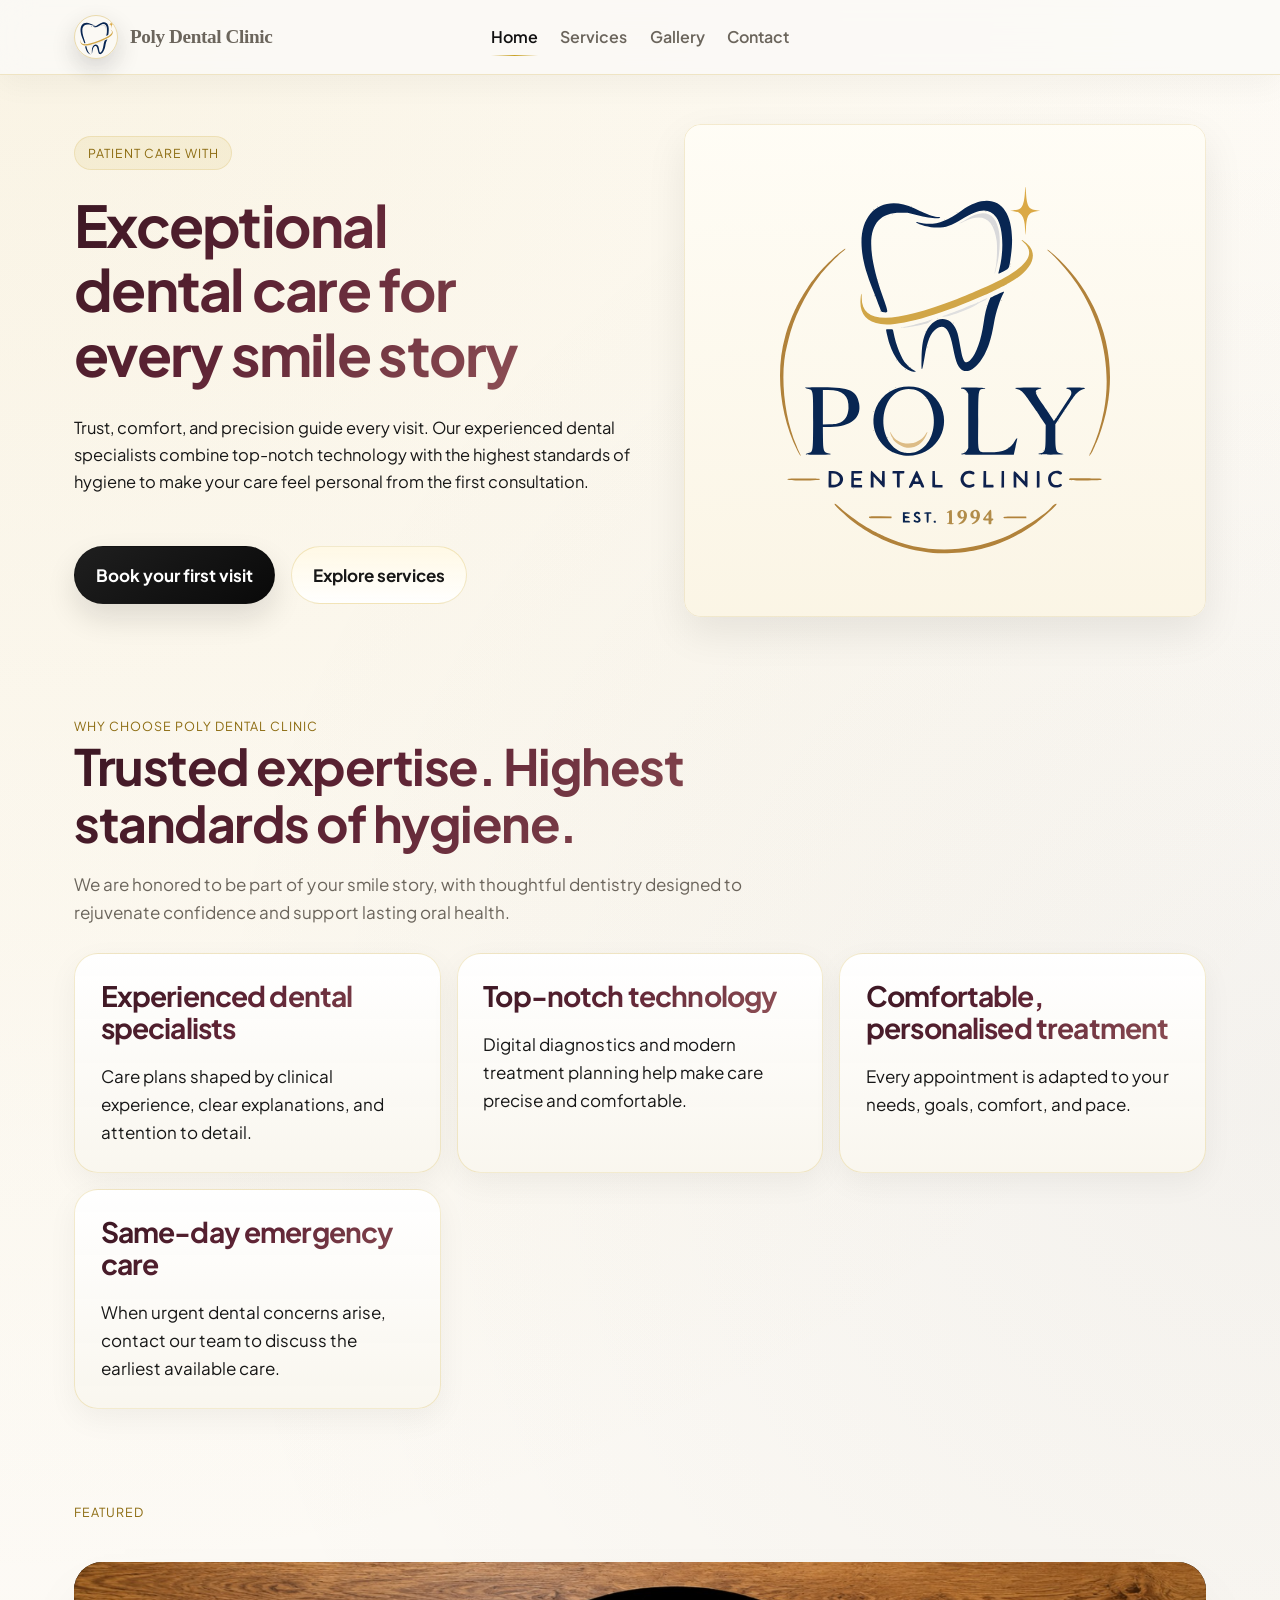
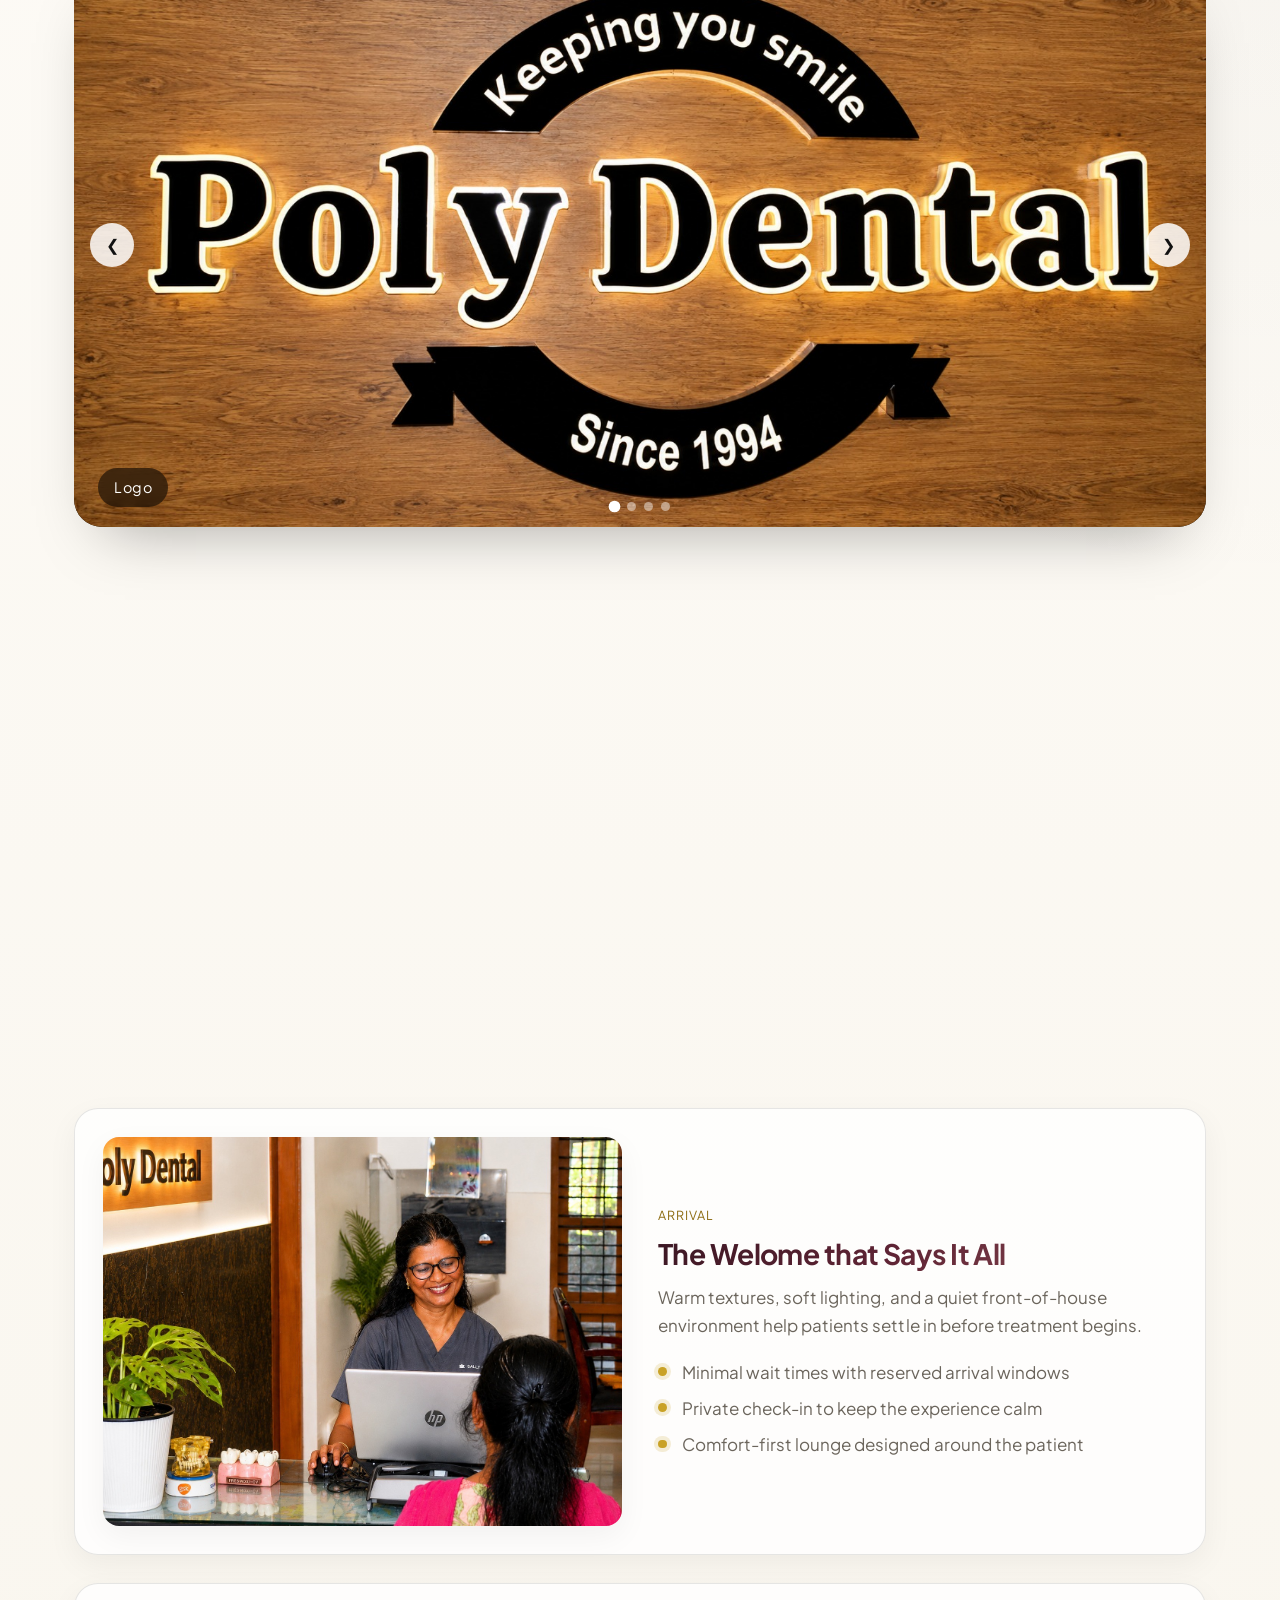
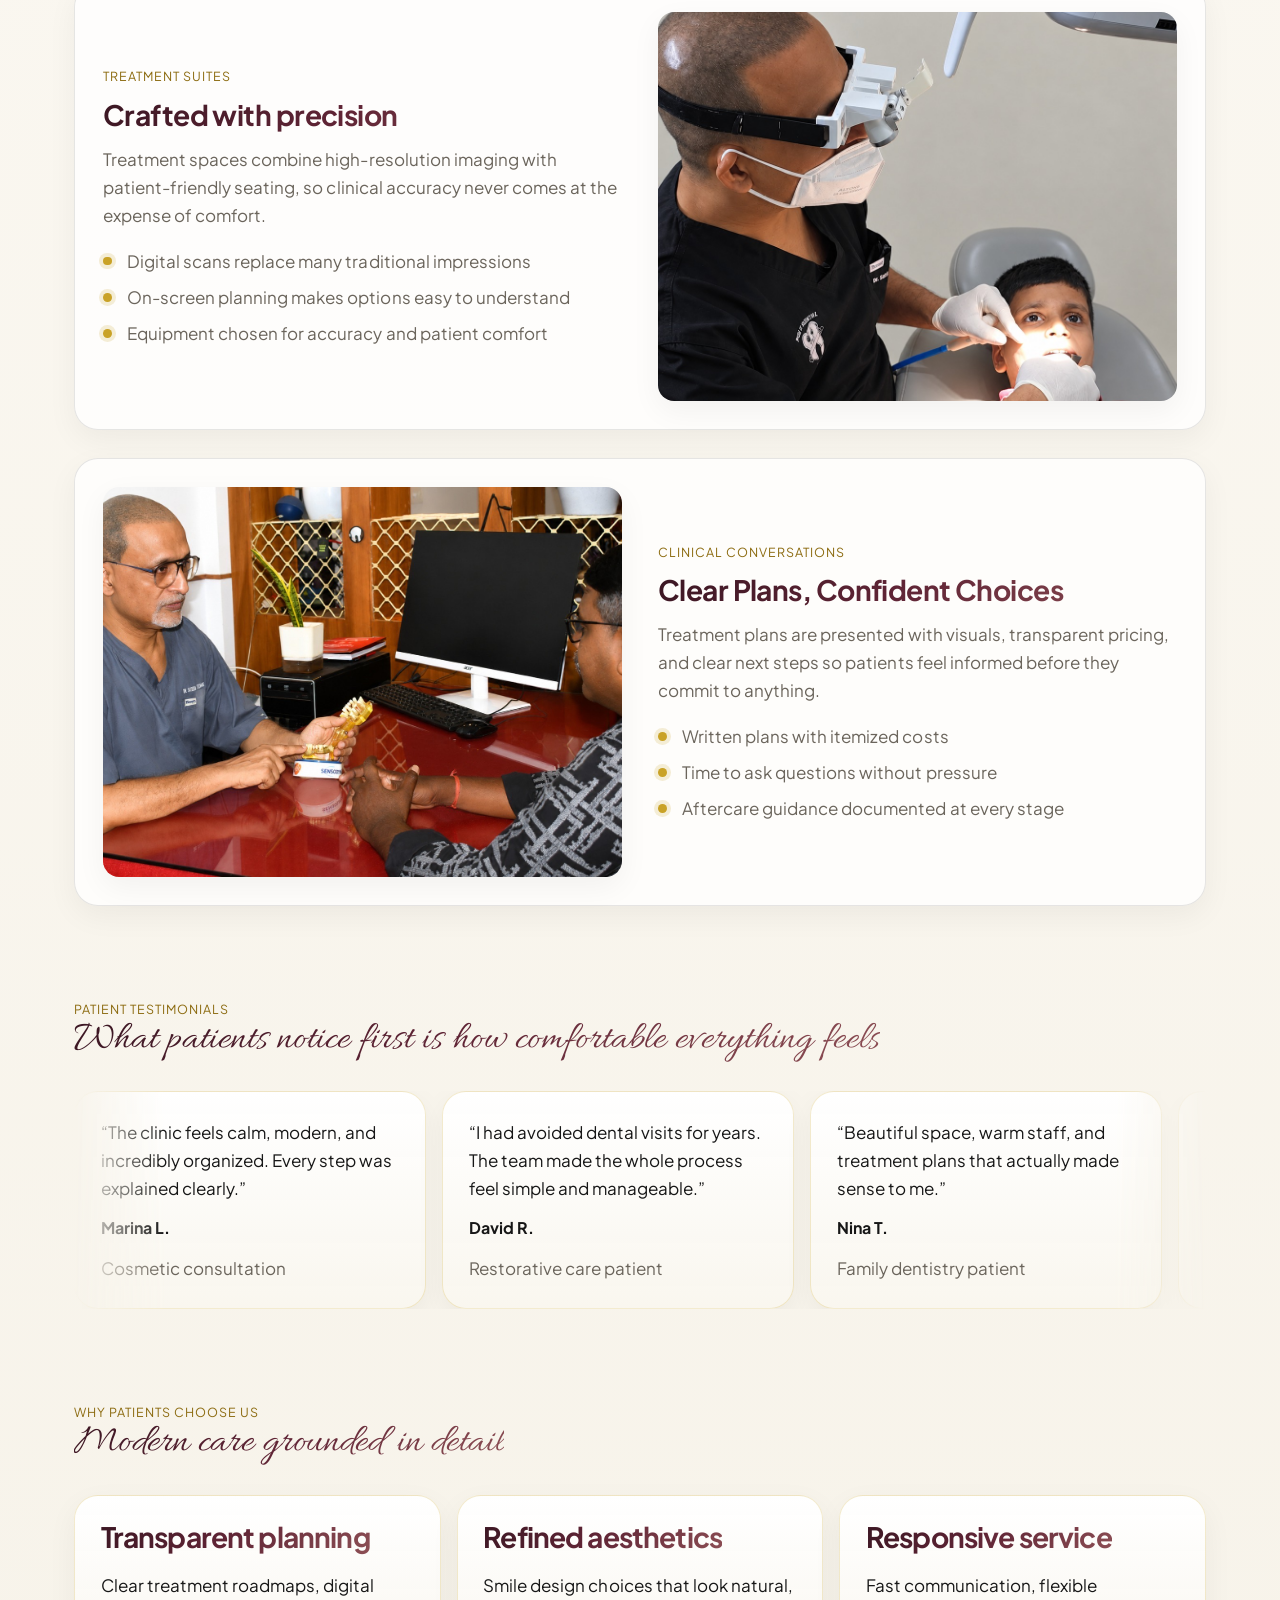
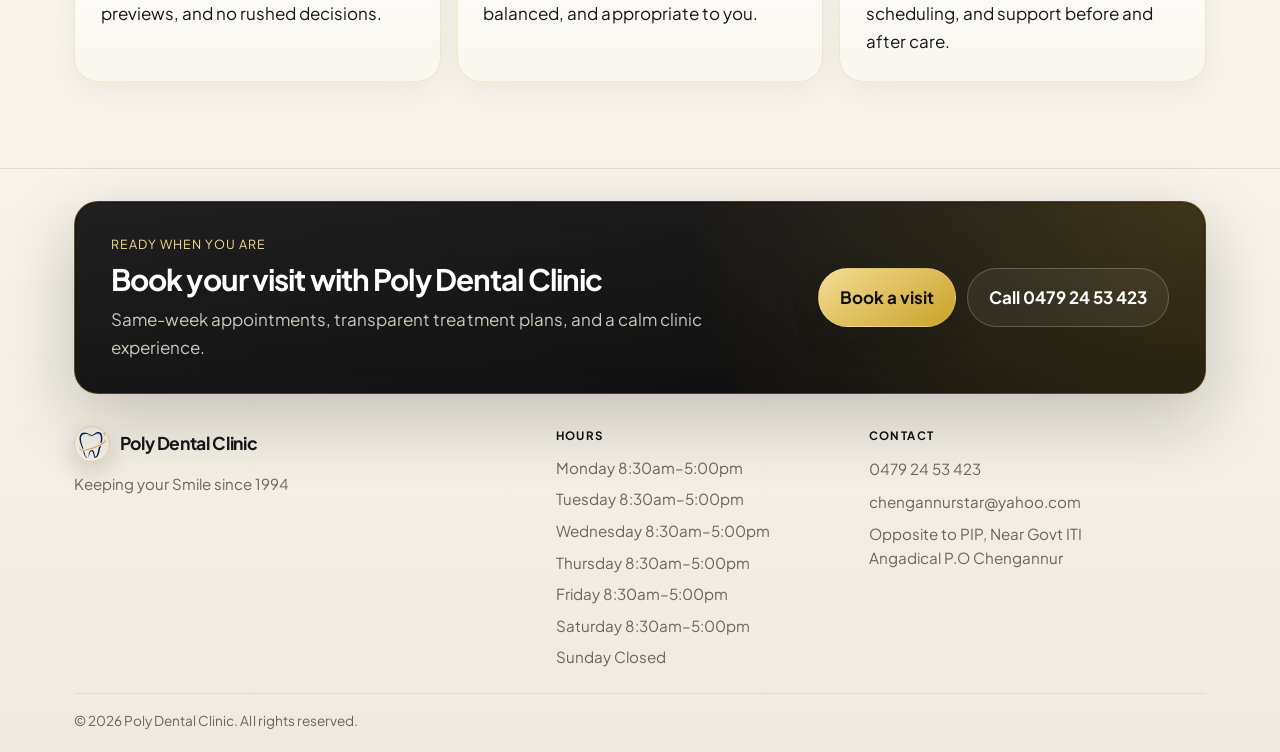
<file: index.html>
<!DOCTYPE html>
<html lang="en">
  <head>
    <meta charset="UTF-8" />
    <meta name="viewport" content="width=device-width, initial-scale=1.0" />
    <title>Exceptional Dental Care | Poly Dental Clinic</title>
    <meta
      name="description"
      content="Exceptional dental care in Chengannur with trusted expertise, top-notch technology, high standards of hygiene, and comfortable personalised treatment."
    />
    <meta
      name="keywords"
      content="exceptional dental care, trusted dentist, smile makeover, experienced dental specialists, emergency dental care, top-notch dental technology, dental hygiene, personalised dental treatment, Chengannur dentist"
    />
    <meta name="robots" content="index,follow" />
    <link rel="canonical" href="https://www.polydentalclinic.com/" />
    <meta property="og:title" content="Home | Poly Dental Clinic" />
    <meta
      property="og:description"
      content="Trusted expertise, top-notch technology, and comfortable personalised treatment for every smile story at Poly Dental Clinic."
    />
    <meta property="og:type" content="website" />
    <meta property="og:url" content="https://www.polydentalclinic.com/" />
    <meta property="og:site_name" content="Poly Dental Clinic" />
    <meta name="theme-color" content="#fbfaf7" />
    <link rel="icon" href="assets/images/favicon.svg" type="image/svg+xml" />
    <link rel="manifest" href="site.webmanifest" />
    <link rel="preconnect" href="https://fonts.googleapis.com" />
    <link rel="preconnect" href="https://fonts.gstatic.com" crossorigin />
    <link
      href="https://fonts.googleapis.com/css2?family=Allura&family=Plus+Jakarta+Sans:wght@400;500;600;700;800&display=swap"
      rel="stylesheet"
    />
    <link rel="stylesheet" href="assets/css/styles.css" />
    <script>document.documentElement.classList.add('js');</script>
    <script type="application/ld+json">
      {
        "@context": "https://schema.org",
        "@type": "Dentist",
        "name": "Poly Dental Clinic",
        "url": "https://www.polydentalclinic.com/",
        "telephone": "+1-555-014-2211",
        "address": {
          "@type": "PostalAddress",
          "streetAddress": "125 Gold Crescent",
          "addressLocality": "Brookline",
          "addressRegion": "MA",
          "postalCode": "02446",
          "addressCountry": "US"
        },
        "openingHours": "Mo-Fr 08:00-18:00",
        "medicalSpecialty": ["Dentistry", "Cosmetic Dentistry", "Orthodontics"]
      }
    </script>
  </head>
  <body>
    <a class="skip-link" href="#main">Skip to content</a>
    <header class="site-header">
      <div class="nav-shell">
        <a class="brand" href="index.html" aria-label="Poly Dental Clinic home">
          <img class="brand-mark" src="assets/images/PD_LogoMark.svg" alt="Poly Dental Clinic logo" />
          <span class="brand-copy">
            <strong>Poly Dental Clinic</strong>
          </span>
        </a>
        <button
          class="mobile-toggle"
          type="button"
          aria-label="Toggle navigation menu"
          aria-expanded="false"
          aria-controls="primary-nav"
          data-mobile-toggle
        >
          <span class="mobile-toggle-line" aria-hidden="true"></span>
          <span class="mobile-toggle-line" aria-hidden="true"></span>
          <span class="mobile-toggle-line" aria-hidden="true"></span>
        </button>
        <nav>
          <div class="nav-links" id="primary-nav" data-nav-links>
            <a href="index.html" aria-current="page">Home</a>
            <a href="services.html">Services</a>
            <a href="gallery.html">Gallery</a>
            <a href="contact.html">Contact</a>
          </div>
        </nav>
      </div>
    </header>

    <main id="main">
      <section class="page-intro home-intro">
        <div class="section-shell page-intro-grid">
          <div class="page-intro-copy reveal">
            <span class="eyebrow">Patient care with </span>
            <h1>Exceptional dental care for every smile story</h1>
            <p>
              Trust, comfort, and precision guide every visit. Our experienced dental specialists
              combine top-notch technology with the highest standards of hygiene to make your care
              feel personal from the first consultation.
            </p>
            <div class="inline-actions">
              <a class="button" href="contact.html">Book your first visit</a>
              <a class="button-secondary" href="services.html">Explore services</a>
            </div>
            <!-- <div class="landing-points">
              <span>Digital diagnostics</span>
              <span>Cosmetic and family care</span>
              <span>Comfort-focused appointments</span>
            </div> -->
          </div>
          <div class="page-intro-home reveal">
            <div class="page-intro-details">
              <div class="hero-image-frame home-intro-image">
                <img
                  src="assets/images/PD_Logo.svg"
                  alt="Modern treatment suite inside Poly Dental Clinic"
                />
              </div>
              
            </div>
          </div>
        </div>
      </section>

      <section class="section trust-section" aria-labelledby="trust-heading">
        <div class="section-shell">
          <div class="section-head reveal">
            <div class="section-copy">
              <span class="section-label">Why choose Poly Dental Clinic</span>
              <h2 id="trust-heading">Trusted expertise. Highest standards of hygiene.</h2>
              <p class="section-lead">
                We are honored to be part of your smile story, with thoughtful dentistry designed
                to rejuvenate confidence and support lasting oral health.
              </p>
            </div>
          </div>
          <div class="values-grid">
            <article class="value-card reveal">
              <h3>Experienced dental specialists</h3>
              <p>Care plans shaped by clinical experience, clear explanations, and attention to detail.</p>
            </article>
            <article class="value-card reveal">
              <h3>Top-notch technology</h3>
              <p>Digital diagnostics and modern treatment planning help make care precise and comfortable.</p>
            </article>
            <article class="value-card reveal">
              <h3>Comfortable, personalised treatment</h3>
              <p>Every appointment is adapted to your needs, goals, comfort, and pace.</p>
            </article>
            <article class="value-card reveal">
              <h3>Same-day emergency care</h3>
              <p>When urgent dental concerns arise, contact our team to discuss the earliest available care.</p>
            </article>
          </div>
        </div>
      </section>

      <!-- <section class="section">
        <div class="section-shell">
          <div class="section-head reveal">
            <div class="section-copy">
              <span class="section-label">Welcome</span>
              <h2>Everything patients need to feel confident is built into the experience.</h2>
              <p class="section-lead">
                From the first impression on the homepage to the first appointment in clinic,
                the experience is designed to feel modern, simple, and dependable.
              </p>
            </div>
          </div>

          <div class="story-grid">
            <article class="story-panel reveal">
              <h3>Simple to understand</h3>
              <p>
                Clear treatment plans, digital explanations, and calm conversations help
                patients know exactly what to expect.
              </p>
              <div class="meta-list">
                <div><span>Appointments</span>Efficient booking and responsive follow-up</div>
                <div><span>Communication</span>Transparent explanations without jargon</div>
              </div>
            </article>
            <article class="story-panel reveal">
              <h3>Designed for comfort</h3>
              <p>
                A warm environment, modern technology, and a patient-first workflow reduce
                stress and make each visit feel more manageable.
              </p>
              <div class="meta-list">
                <div><span>Environment</span>Calm interiors with black and gold accents</div>
                <div><span>Care range</span>Preventive, cosmetic, restorative, and family dentistry</div>
              </div>
            </article>
          </div>
        </div>
      </section> -->
<section class="section">
        <div class="section-shell">
          <div class="section-head reveal">
            <div class="section-copy">
              <span class="section-label">Featured</span>
              <!-- <h2>Glimpses of the clinic.</h2> -->
              <!-- <p class="section-lead">Our facilities are designed to provide a comfortable and welcoming environment.</p> -->
            </div>
          </div>
          <div
            class="carousel reveal"
            data-carousel
            data-carousel-interval="7000"
            aria-roledescription="carousel"
            aria-label="Clinic image carousel"
          >
            <div class="carousel-track" data-carousel-track>
              <figure class="carousel-slide">
                <img src="assets/images/f4.jpeg" alt="Calm clinic atmosphere with gold accents" />
                <figcaption>Logo</figcaption>
              </figure>
              <figure class="carousel-slide">
                <img src="assets/images/f5.jpeg" alt="Welcoming clinic reception" />
                <figcaption>Our Team</figcaption>
              </figure>
              <figure class="carousel-slide">
                <img src="assets/images/f1.jpeg" alt="Modern private treatment suite" />
                <figcaption>Clinic</figcaption>
              </figure>
              <figure class="carousel-slide">
                <img src="assets/images/f112.jpeg" alt="Specialist consultation moment" />
                <figcaption>Parking space</figcaption>
              </figure>
            </div>
            <button class="carousel-btn carousel-prev" type="button" aria-label="Previous slide" data-carousel-prev>&#10094;</button>
            <button class="carousel-btn carousel-next" type="button" aria-label="Next slide" data-carousel-next>&#10095;</button>
            <div class="carousel-dots" data-carousel-dots aria-label="Select slide"></div>
          </div>
        </div>
      </section>
      <section class="section">
        <div class="section-shell">
          <div class="section-head reveal">
            <div class="section-copy">
              <span class="section-label">Clinic at a glance</span>
              <!-- <h2>Numbers that reflect a calm, dependable practice.</h2>
              <p class="section-lead">
                A quick snapshot of how the clinic operates day to day, from response times to
                long-term patient relationships. -->
              </p>
            </div>
          </div>
          <div class="home-kpis">
            <article class="kpi home-kpi reveal">
              <div class="kpi-value" data-count-to="12500">12,500+</div>
              <div class="kpi-label">Appointments delivered</div>
              <p>Across cosmetic, restorative, and preventive care.</p>
            </article>
            <article class="kpi home-kpi reveal">
              <div class="kpi-value" data-count-to="98">98%</div>
              <div class="kpi-label">Patient satisfaction</div>
              <p>Verified through post-visit feedback surveys.</p>
            </article>
            <article class="kpi home-kpi reveal">
              <div class="kpi-value" data-count-to="30">30+</div>
              <div class="kpi-label">Years of experience</div>
              <p>Combined clinical experience across our team.</p>
            </article>
            <article class="kpi home-kpi reveal">
              <div class="kpi-value">&lt; 3h</div>
              <div class="kpi-label">Average response time</div>
              <p>For new inquiries during weekday hours.</p>
            </article>
          </div>
        </div>
      </section>

      <section class="section">
        <div class="section-shell">
          <div class="section-head reveal">
           <div class="section-head reveal">
            <div class="section-copy">
              <span class="section-label">Why patients choose us</span>
              <h2 class="script-heading">Consistent Excellence over the years</h2>
            </div>
          </div>
          </div>

          <div class="feature-stack">
            <article class="feature-row reveal">
              <div class="feature-media">
                <img src="assets/images/f15.jpeg" alt="Calm reception lounge interior" />
              </div>
              <div class="feature-copy">
                <span class="section-label">Arrival</span>
                <h3>The Welome that Says It All</h3>
                <p>
                  Warm textures, soft lighting, and a quiet front-of-house environment help
                  patients settle in before treatment begins.
                </p>
                <ul class="feature-points">
                  <li>Minimal wait times with reserved arrival windows</li>
                  <li>Private check-in to keep the experience calm</li>
                  <li>Comfort-first lounge designed around the patient</li>
                </ul>
              </div>
            </article>

            <article class="feature-row is-reversed reveal">
              <div class="feature-media">
                <img src="assets/images/f6.jpeg" alt="Modern treatment suite with digital tools" />
              </div>
              <div class="feature-copy">
                <span class="section-label">Treatment suites</span>
                <h3>Crafted with precision</h3>
                <p>
                  Treatment spaces combine high-resolution imaging with patient-friendly seating,
                  so clinical accuracy never comes at the expense of comfort.
                </p>
                <ul class="feature-points">
                  <li>Digital scans replace many traditional impressions</li>
                  <li>On-screen planning makes options easy to understand</li>
                  <li>Equipment chosen for accuracy and patient comfort</li>
                </ul>
              </div>
            </article>

            <article class="feature-row reveal">
              <div class="feature-media">
                <img src="assets/images/f13.jpeg" alt="Clinician explaining a treatment plan" />
              </div>
              <div class="feature-copy">
                <span class="section-label">Clinical conversations</span>
                <h3>Clear Plans, Confident Choices</h3>
                <p>
                  Treatment plans are presented with visuals, transparent pricing, and clear
                  next steps so patients feel informed before they commit to anything.
                </p>
                <ul class="feature-points">
                  <li>Written plans with itemized costs</li>
                  <li>Time to ask questions without pressure</li>
                  <li>Aftercare guidance documented at every stage</li>
                </ul>
              </div>
            </article>
          </div>
        </div>
      </section>

      <section class="section testimonials-section">
        <div class="section-shell">
          <div class="section-head reveal">
            <div class="section-copy">
              <span class="section-label">Patient testimonials</span>
              <h2 class="script-heading">What patients notice first is how comfortable everything feels</h2>
            </div>
          </div>

          <div class="testimonial-marquee reveal" aria-label="Patient testimonials">
            <div class="testimonial-track">
              <article class="testimonial-card">
                <p>“The clinic feels calm, modern, and incredibly organized. Every step was explained clearly.”</p>
                <strong>Marina L.</strong>
                <span>Cosmetic consultation</span>
              </article>
              <article class="testimonial-card">
                <p>“I had avoided dental visits for years. The team made the whole process feel simple and manageable.”</p>
                <strong>David R.</strong>
                <span>Restorative care patient</span>
              </article>
              <article class="testimonial-card">
                <p>“Beautiful space, warm staff, and treatment plans that actually made sense to me.”</p>
                <strong>Nina T.</strong>
                <span>Family dentistry patient</span>
              </article>
              <article class="testimonial-card">
                <p>“My aligner journey felt structured from day one. I always knew what was happening next.”</p>
                <strong>Chris M.</strong>
                <span>Aligner patient</span>
              </article>
              <article class="testimonial-card" aria-hidden="true">
                <p>“The clinic feels calm, modern, and incredibly organized. Every step was explained clearly.”</p>
                <strong>Marina L.</strong>
                <span>Cosmetic consultation</span>
              </article>
              <article class="testimonial-card" aria-hidden="true">
                <p>“I had avoided dental visits for years. The team made the whole process feel simple and manageable.”</p>
                <strong>David R.</strong>
                <span>Restorative care patient</span>
              </article>
              <article class="testimonial-card" aria-hidden="true">
                <p>“Beautiful space, warm staff, and treatment plans that actually made sense to me.”</p>
                <strong>Nina T.</strong>
                <span>Family dentistry patient</span>
              </article>
              <article class="testimonial-card" aria-hidden="true">
                <p>“My aligner journey felt structured from day one. I always knew what was happening next.”</p>
                <strong>Chris M.</strong>
                <span>Aligner patient</span>
              </article>
            </div>
          </div>
        </div>
      </section>

      <section class="section">
        <div class="section-shell">
          <div class="section-head reveal">
            <div class="section-copy">
              <span class="section-label">Why patients choose us</span>
              <h2 class="script-heading">Modern care grounded in detail</h2>
            </div>
          </div>
          <div class="values-grid">
            <article class="value-card reveal">
              <h3>Transparent planning</h3>
              <p>Clear treatment roadmaps, digital previews, and no rushed decisions.</p>
            </article>
            <article class="value-card reveal">
              <h3>Refined aesthetics</h3>
              <p>Smile design choices that look natural, balanced, and appropriate to you.</p>
            </article>
            <article class="value-card reveal">
              <h3>Responsive service</h3>
              <p>Fast communication, flexible scheduling, and support before and after care.</p>
            </article>
          </div>
          <!-- <div class="cta-banner reveal">
            <div>
              <h3>Ready for a more elevated dental experience?</h3>
              <p>Compare treatments, review options, and book a consultation in minutes.</p>
            </div>
            <a class="button" href="contact.html">Start your visit</a>
          </div> -->
        </div>
      </section>
    </main>

    <footer class="footer">
      <div class="footer-shell">
        <aside class="footer-cta reveal" aria-label="Book a visit">
          <div class="footer-cta-copy">
            <span class="section-label">Ready when you are</span>
            <h3>Book your visit with Poly Dental Clinic</h3>
            <p>Same-week appointments, transparent treatment plans, and a calm clinic experience.</p>
          </div>
          <div class="footer-cta-actions">
            <a class="button" href="contact.html">Book a visit</a>
            <a class="button-secondary" href="tel:+15550142211">Call 0479 24 53 423</a>
          </div>
        </aside>
        <div class="footer-grid">
          <div class="footer-brand">
            <a class="footer-brand-link" href="index.html" aria-label="Poly Dental Clinic home">
              <img class="brand-mark" src="assets/images/PD_LogoMark.svg" alt="Poly Dental Clinic logo" />
              <strong>Poly Dental Clinic</strong>
            </a>
            <span>Keeping your Smile since 1994</span>
          </div>
          <div class="footer-col">
            <span class="footer-heading">Hours</span>
            <div class="footer-links">
              <span>Monday 8:30am&ndash;5:00pm</span>
              <span>Tuesday 8:30am&ndash;5:00pm</span>
              <span>Wednesday 8:30am&ndash;5:00pm</span>
              <span>Thursday 8:30am&ndash;5:00pm</span>
              <span>Friday 8:30am&ndash;5:00pm</span>
              <span>Saturday 8:30am&ndash;5:00pm</span>
              <span>Sunday Closed</span>
            </div>
          </div>
          <div class="footer-col">
            <span class="footer-heading">Contact</span>
            <div class="footer-links">
              <a href="tel:+15550142211">0479 24 53 423</a>
              <a href="mailto:hello@polydentalclinic.com">chengannurstar@yahoo.com</a>
              <span>Opposite to PIP, Near Govt ITI
                <br />Angadical P.O Chengannur</span>
            </div>
          </div>
        </div>
        <div class="footer-bottom">
          <p class="footer-note">&copy; <span data-current-year></span> Poly Dental Clinic. All rights reserved.</p>
        </div>
      </div>
    </footer>

    <script src="assets/js/script.js"></script>
  </body>
</html>
</file>
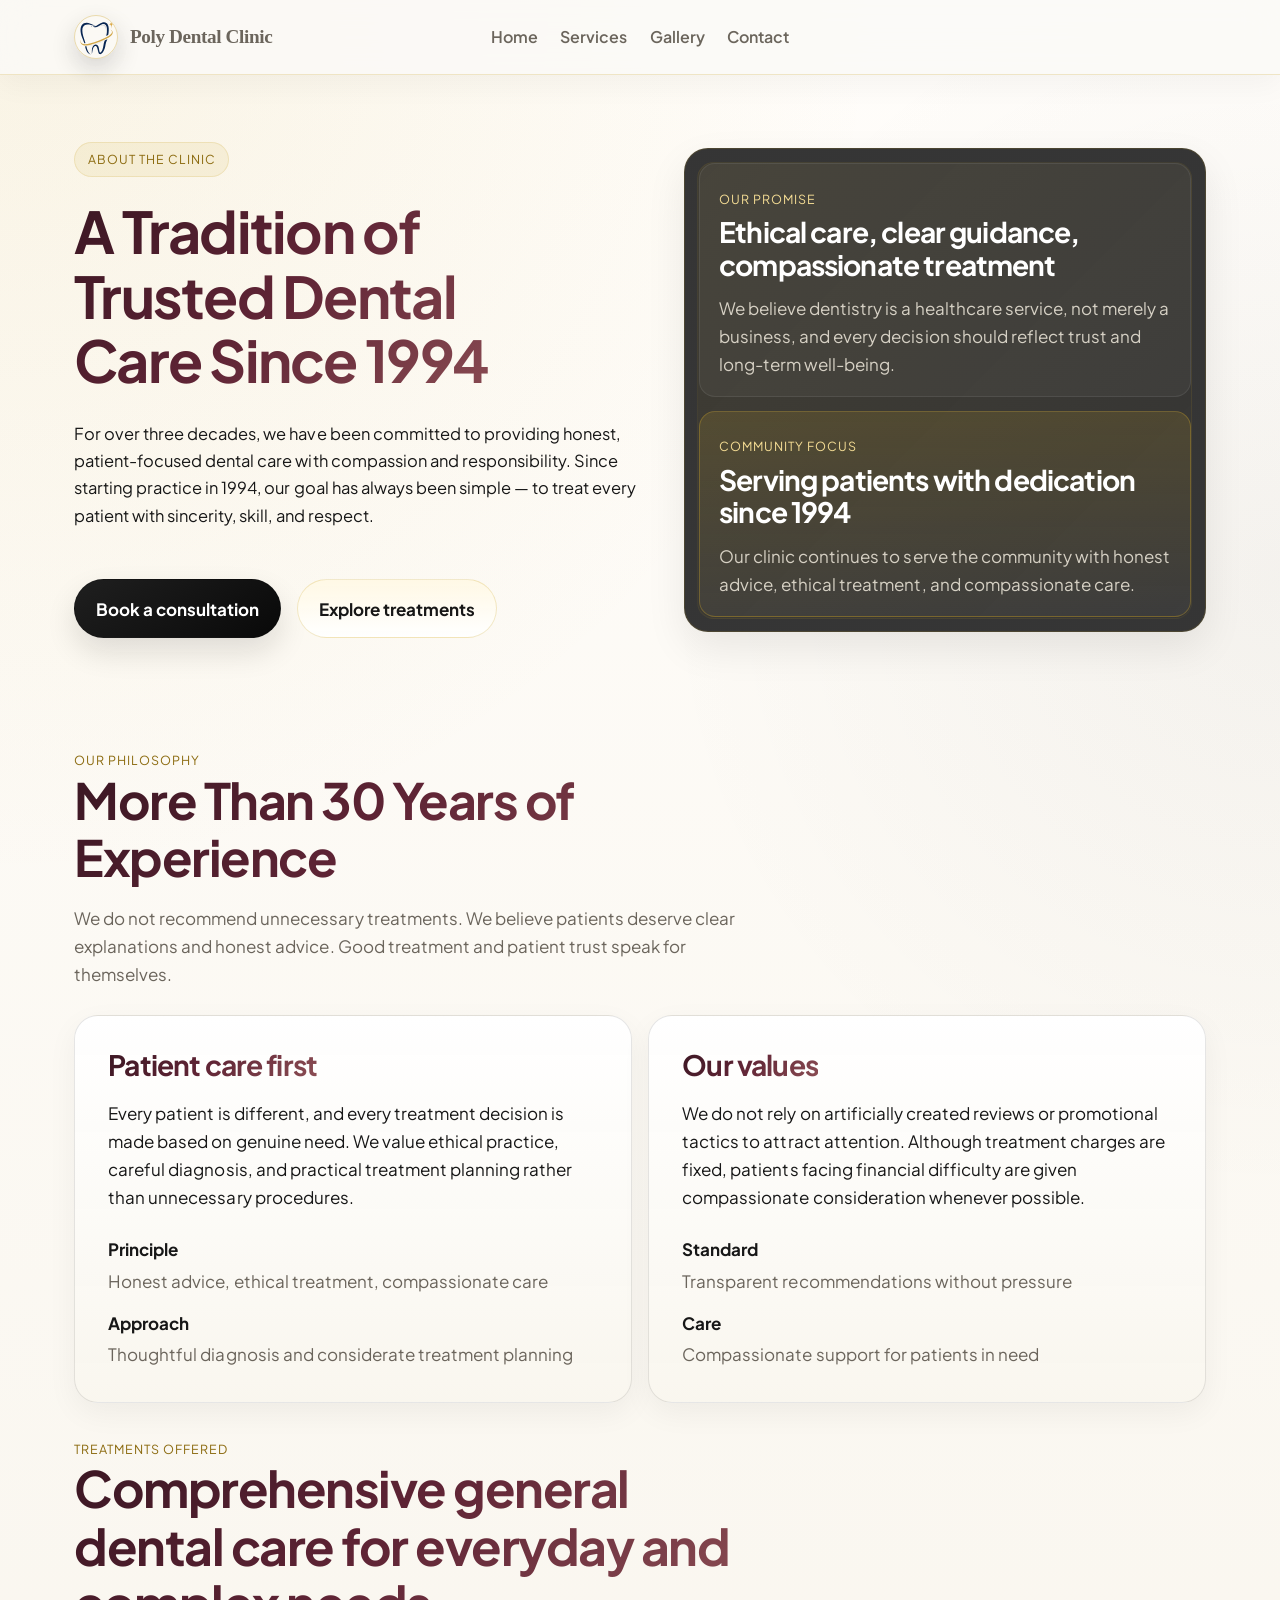
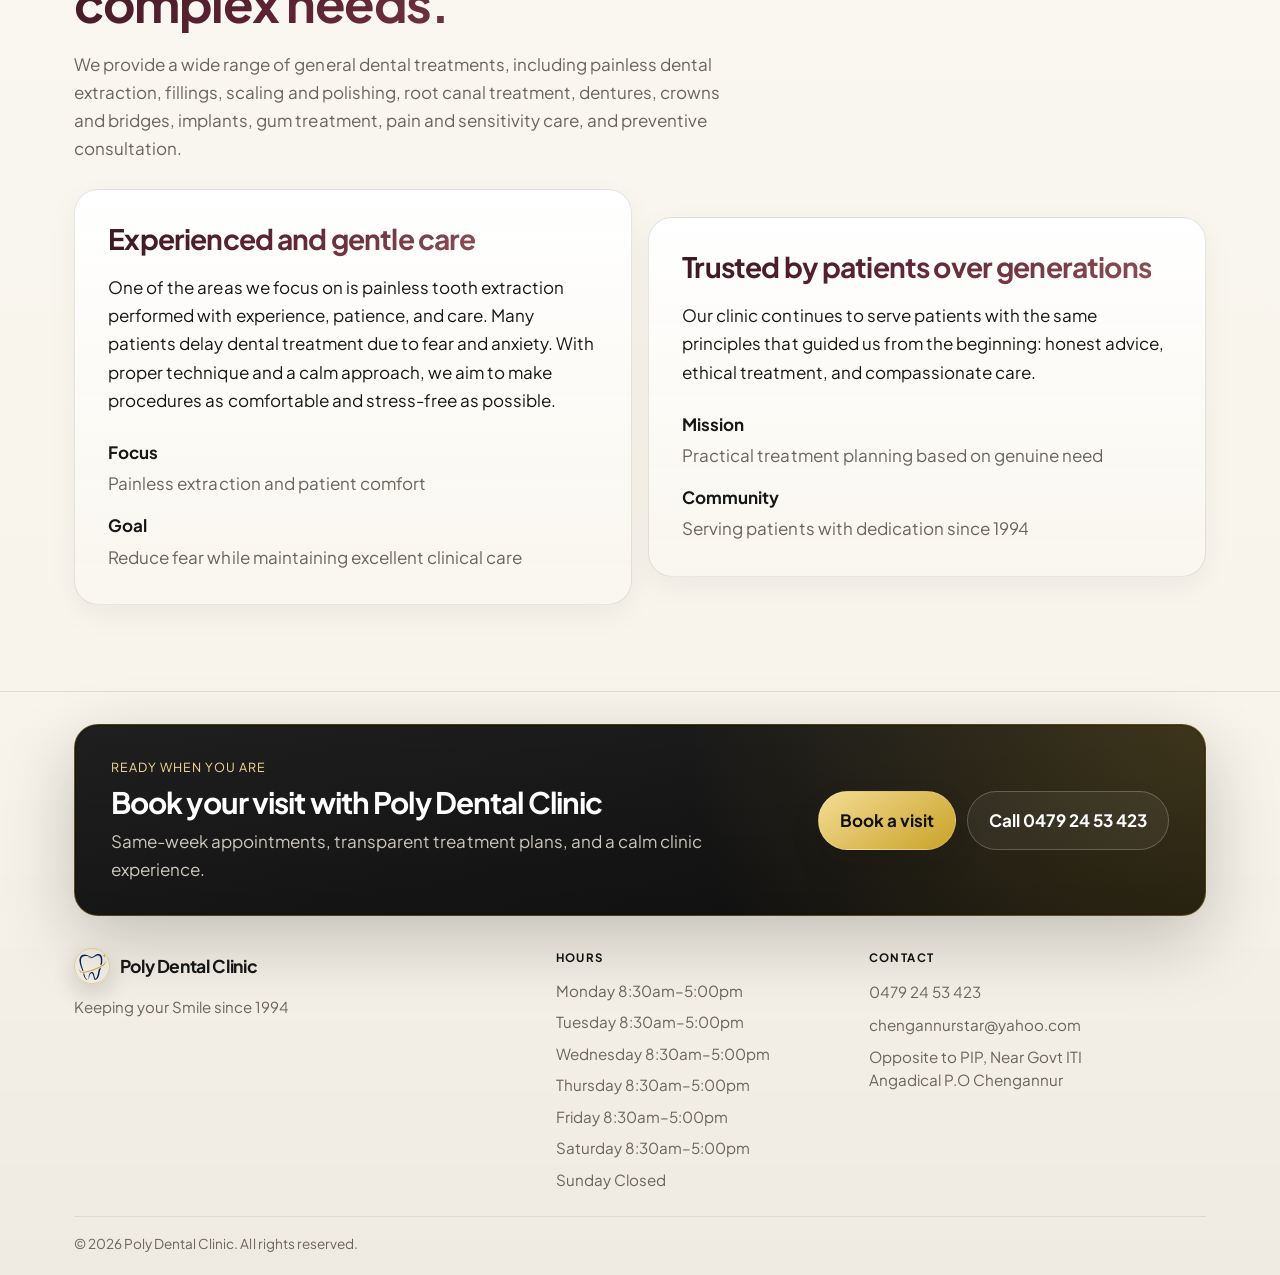
<file: about.html>
<!DOCTYPE html>
<html lang="en">
  <head>
    <meta charset="UTF-8" />
    <meta name="viewport" content="width=device-width, initial-scale=1.0" />
    <title>About | Poly Dental Clinic</title>
    <meta
      name="description"
      content="Learn about Poly Dental Clinic, our patient-first philosophy, and the doctors behind our modern cosmetic, restorative, and family dental care."
    />
    <meta name="robots" content="index,follow" />
    <link rel="canonical" href="https://www.polydentalclinic.com/about.html" />
    <meta property="og:title" content="About | Poly Dental Clinic" />
    <meta
      property="og:description"
      content="Meet the team, explore our care philosophy, and learn what makes Poly Dental Clinic feel modern, dependable, and welcoming."
    />
    <meta property="og:type" content="website" />
    <meta property="og:url" content="https://www.polydentalclinic.com/about.html" />
    <meta property="og:site_name" content="Poly Dental Clinic" />
    <meta name="theme-color" content="#fbfaf7" />
    <link rel="icon" href="assets/images/favicon.svg" type="image/svg+xml" />
    <link rel="manifest" href="site.webmanifest" />
    <link rel="preconnect" href="https://fonts.googleapis.com" />
    <link rel="preconnect" href="https://fonts.gstatic.com" crossorigin />
    <link
      href="https://fonts.googleapis.com/css2?family=Allura&family=Plus+Jakarta+Sans:wght@400;500;600;700;800&display=swap"
      rel="stylesheet"
    />
    <link rel="stylesheet" href="assets/css/styles.css" />
    <script>document.documentElement.classList.add('js');</script>
  </head>
  <body>
    <a class="skip-link" href="#main">Skip to content</a>
    <header class="site-header">
      <div class="nav-shell">
        <a class="brand" href="index.html" aria-label="Poly Dental Clinic home">
          <img class="brand-mark" src="assets/images/PD_LogoMark.svg" alt="Poly Dental Clinic logo" />
          <span class="brand-copy">
            <strong>Poly Dental Clinic</strong>
          </span>
        </a>
        <button
          class="mobile-toggle"
          type="button"
          aria-label="Toggle navigation menu"
          aria-expanded="false"
          aria-controls="primary-nav"
          data-mobile-toggle
        >
          <span class="mobile-toggle-line" aria-hidden="true"></span>
          <span class="mobile-toggle-line" aria-hidden="true"></span>
          <span class="mobile-toggle-line" aria-hidden="true"></span>
        </button>
        <nav>
          <div class="nav-links" id="primary-nav" data-nav-links>
            <a href="index.html">Home</a>
            <a href="services.html">Services</a>
            <a href="gallery.html">Gallery</a>
            <a href="contact.html">Contact</a>
          </div>
        </nav>
      </div>
    </header>

    <main id="main">
      <section class="page-intro">
        <div class="section-shell page-intro-grid">
          <div class="page-intro-copy reveal">
            <span class="eyebrow">About the clinic</span>
            <h1>A Tradition of Trusted Dental Care Since 1994</h1>
            <p>
              For over three decades, we have been committed to providing honest, patient-focused dental care with compassion and responsibility. Since starting practice in 1994, our goal has always been simple — to treat every patient with sincerity, skill, and respect.
            </p>
            <div class="inline-actions">
              <a class="button" href="contact.html">Book a consultation</a>
              <a class="button-secondary" href="services.html">Explore treatments</a>
            </div>
          </div>
          <div class="page-intro-panel reveal">
            <div class="page-intro-details">
              <article class="intro-detail-card">
                <span class="section-label">Our promise</span>
                <h3>Ethical care, clear guidance, compassionate treatment</h3>
                <p>We believe dentistry is a healthcare service, not merely a business, and every decision should reflect trust and long-term well-being.</p>
              </article>
              <article class="intro-detail-card intro-detail-accent">
                <span class="section-label">Community focus</span>
                <h3>Serving patients with dedication since 1994</h3>
                <p>Our clinic continues to serve the community with honest advice, ethical treatment, and compassionate care.</p>
              </article>
            </div>
          </div>
        </div>
      </section>

      <section class="section">
        <div class="section-shell">
          <div class="section-head reveal">
            <div class="section-copy">
              <span class="section-label">Our philosophy</span>
              <h2>More Than 30 Years of Experience</h2>
              <p class="section-lead">
                We do not recommend unnecessary treatments. We believe patients deserve clear explanations and honest advice. Good treatment and patient trust speak for themselves.
              </p>
            </div>
          </div>

          <div class="story-grid">
            <article class="story-panel reveal">
              <h3>Patient care first</h3>
              <p>
                Every patient is different, and every treatment decision is made based on genuine need. We value ethical practice, careful diagnosis, and practical treatment planning rather than unnecessary procedures.
              </p>
              <div class="meta-list">
                <div><span>Principle</span>Honest advice, ethical treatment, compassionate care</div>
                <div><span>Approach</span>Thoughtful diagnosis and considerate treatment planning</div>
              </div>
            </article>
            <article class="story-panel reveal">
              <h3>Our values</h3>
              <p>
                We do not rely on artificially created reviews or promotional tactics to attract attention. Although treatment charges are fixed, patients facing financial difficulty are given compassionate consideration whenever possible.
              </p>
              <div class="meta-list">
                <div><span>Standard</span>Transparent recommendations without pressure</div>
                <div><span>Care</span>Compassionate support for patients in need</div>
              </div>
            </article>
          </div>

          <div class="section-head reveal doctors-head">
            <div class="section-copy">
              <span class="section-label">Treatments offered</span>
              <h2>Comprehensive general dental care for everyday and complex needs.</h2>
              <p class="section-lead">
                We provide a wide range of general dental treatments, including painless dental extraction, fillings, scaling and polishing, root canal treatment, dentures, crowns and bridges, implants, gum treatment, pain and sensitivity care, and preventive consultation.
              </p>
            </div>
          </div>

          <div class="story-grid">
            <article class="story-panel reveal">
              <h3>Experienced and gentle care</h3>
              <p>
                One of the areas we focus on is painless tooth extraction performed with experience, patience, and care. Many patients delay dental treatment due to fear and anxiety. With proper technique and a calm approach, we aim to make procedures as comfortable and stress-free as possible.
              </p>
              <div class="meta-list">
                <div><span>Focus</span>Painless extraction and patient comfort</div>
                <div><span>Goal</span>Reduce fear while maintaining excellent clinical care</div>
              </div>
            </article>
            <article class="story-panel reveal">
              <h3>Trusted by patients over generations</h3>
              <p>
                Our clinic continues to serve patients with the same principles that guided us from the beginning: honest advice, ethical treatment, and compassionate care.
              </p>
              <div class="meta-list">
                <div><span>Mission</span>Practical treatment planning based on genuine need</div>
                <div><span>Community</span>Serving patients with dedication since 1994</div>
              </div>
            </article>
          </div>
        </div>
      </section>
    </main>

    <footer class="footer">
      <div class="footer-shell">
        <aside class="footer-cta reveal" aria-label="Book a visit">
          <div class="footer-cta-copy">
            <span class="section-label">Ready when you are</span>
            <h3>Book your visit with Poly Dental Clinic</h3>
            <p>Same-week appointments, transparent treatment plans, and a calm clinic experience.</p>
          </div>
          <div class="footer-cta-actions">
            <a class="button" href="contact.html">Book a visit</a>
            <a class="button-secondary" href="tel:+15550142211">Call 0479 24 53 423</a>
          </div>
        </aside>
        <div class="footer-grid">
          <div class="footer-brand">
            <a class="footer-brand-link" href="index.html" aria-label="Poly Dental Clinic home">
              <img class="brand-mark" src="assets/images/PD_LogoMark.svg" alt="Poly Dental Clinic logo" />
              <strong>Poly Dental Clinic</strong>
            </a>
            <span>Keeping your Smile since 1994</span>
          </div>
          <div class="footer-col">
            <span class="footer-heading">Hours</span>
            <div class="footer-links">
              <span>Monday 8:30am&ndash;5:00pm</span>
              <span>Tuesday 8:30am&ndash;5:00pm</span>
              <span>Wednesday 8:30am&ndash;5:00pm</span>
              <span>Thursday 8:30am&ndash;5:00pm</span>
              <span>Friday 8:30am&ndash;5:00pm</span>
              <span>Saturday 8:30am&ndash;5:00pm</span>
              <span>Sunday Closed</span>
            </div>
          </div>
          <div class="footer-col">
            <span class="footer-heading">Contact</span>
            <div class="footer-links">
              <a href="tel:+15550142211">0479 24 53 423</a>
              <a href="mailto:hello@polydentalclinic.com">chengannurstar@yahoo.com</a>
              <span>Opposite to PIP, Near Govt ITI
              <br />Angadical P.O Chengannur</span>
            </div>
          </div>
        </div>
        <div class="footer-bottom">
          <p class="footer-note">&copy; <span data-current-year></span> Poly Dental Clinic. All rights reserved.</p>
        </div>
      </div>
    </footer>

    <script src="assets/js/script.js"></script>
  </body>
</html>
</file>
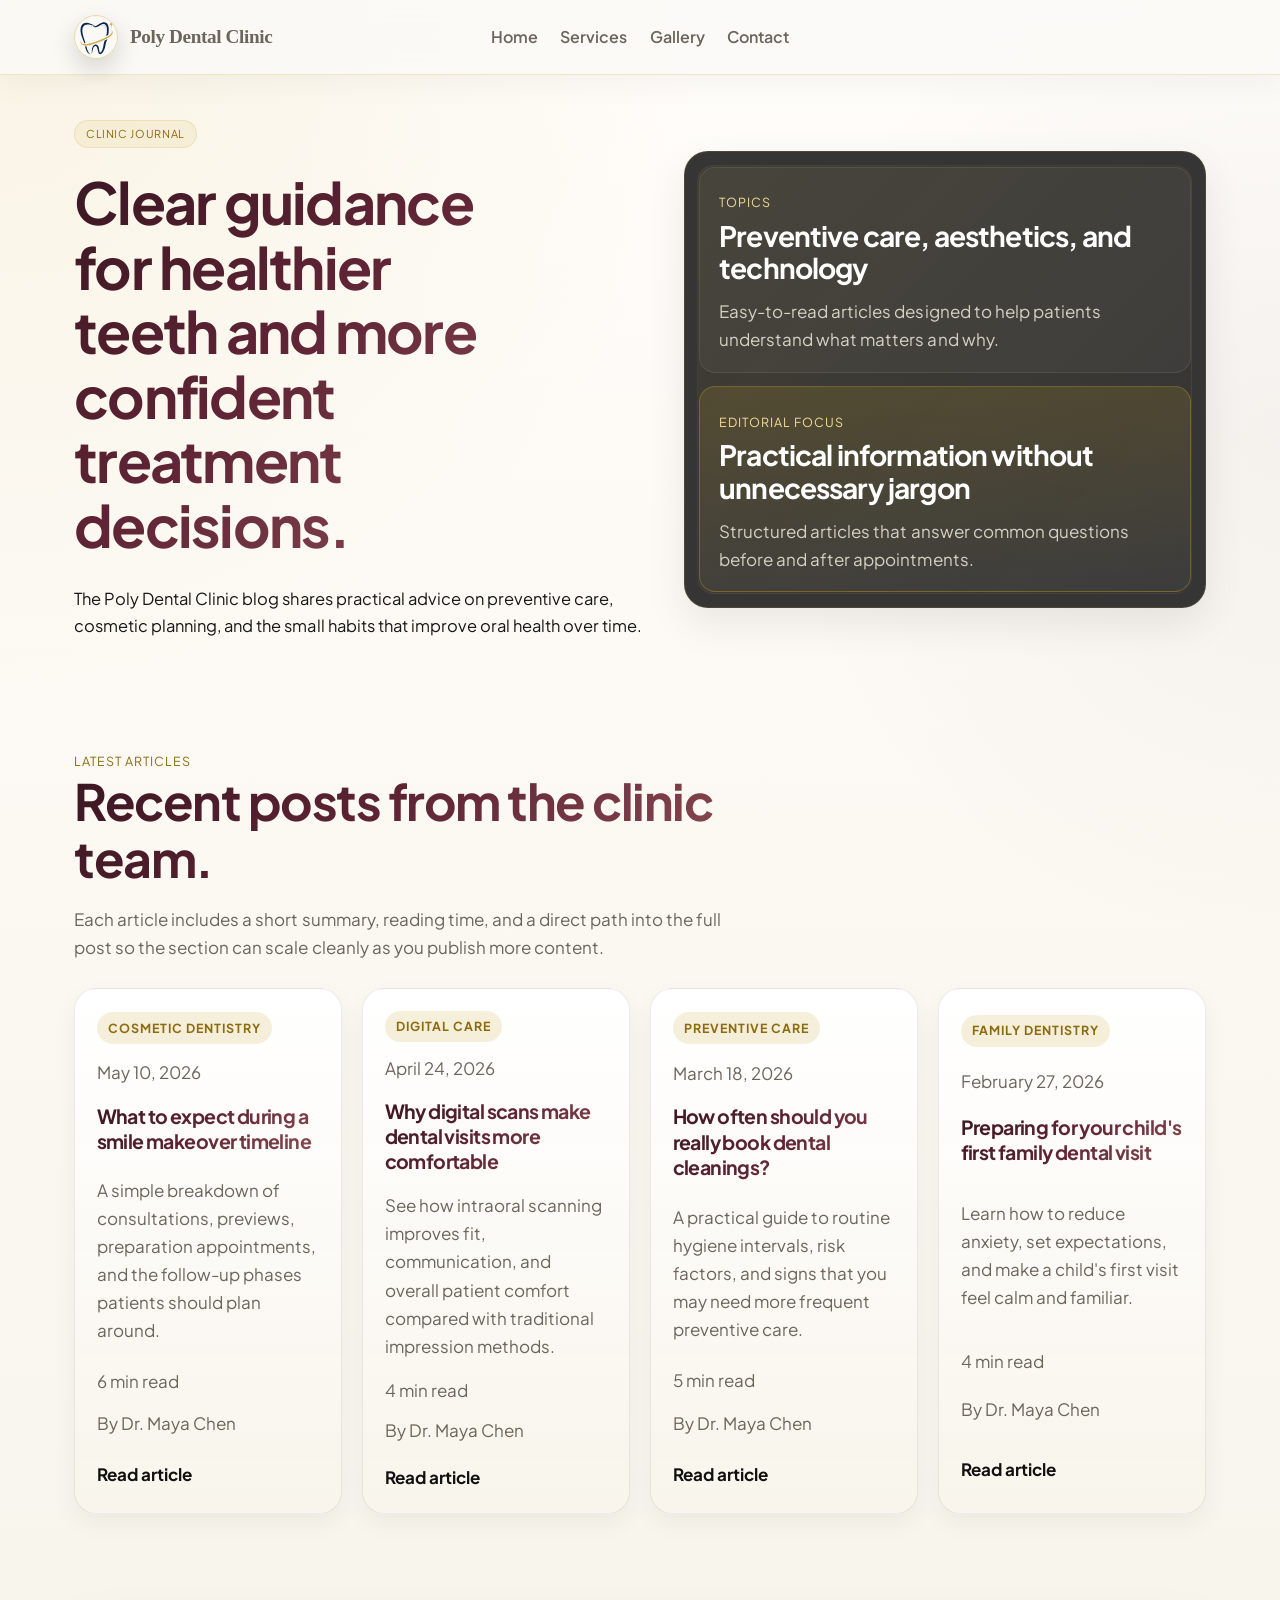
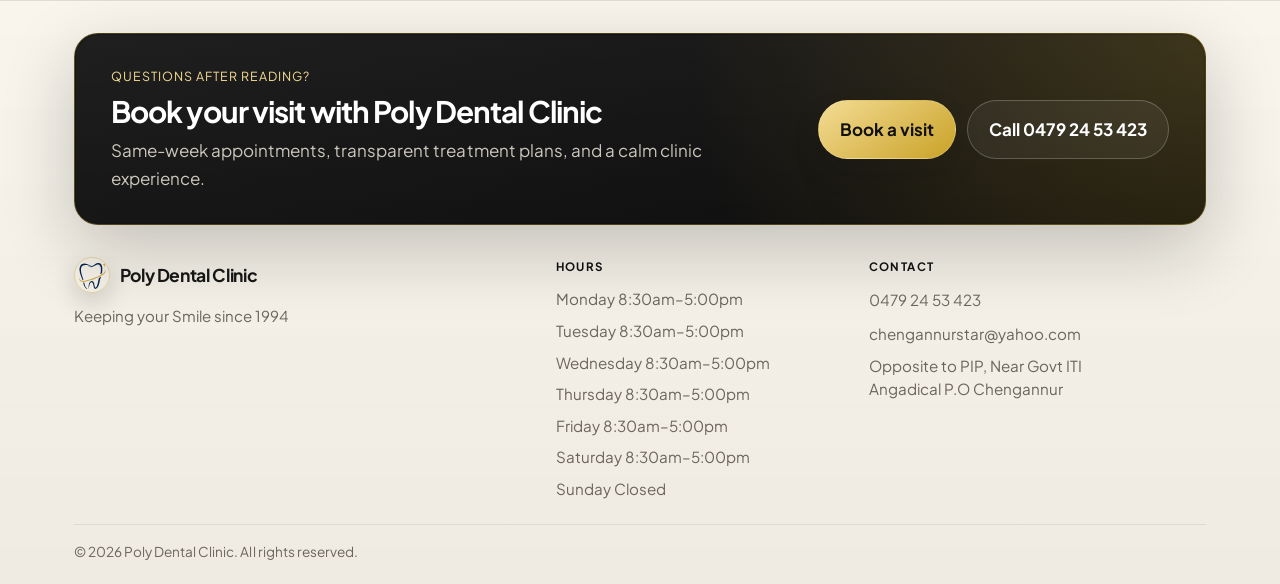
<file: blog.html>
<!DOCTYPE html>
<html lang="en">
  <head>
    <meta charset="UTF-8" />
    <meta name="viewport" content="width=device-width, initial-scale=1.0" />
    <title>Blog | Poly Dental Clinic</title>
    <meta
      name="description"
      content="Browse oral health, cosmetic dentistry, and patient care articles from Poly Dental Clinic."
    />
    <meta name="robots" content="index,follow" />
    <link rel="canonical" href="https://www.polydentalclinic.com/blog.html" />
    <meta property="og:title" content="Blog | Poly Dental Clinic" />
    <meta
      property="og:description"
      content="Educational dental articles covering treatment planning, oral health habits, and modern patient care."
    />
    <meta property="og:type" content="website" />
    <meta property="og:url" content="https://www.polydentalclinic.com/blog.html" />
    <meta property="og:site_name" content="Poly Dental Clinic" />
    <meta name="theme-color" content="#fbfaf7" />
    <link rel="icon" href="assets/images/favicon.svg" type="image/svg+xml" />
    <link rel="manifest" href="site.webmanifest" />
    <link rel="preconnect" href="https://fonts.googleapis.com" />
    <link rel="preconnect" href="https://fonts.gstatic.com" crossorigin />
    <link
      href="https://fonts.googleapis.com/css2?family=Allura&family=Plus+Jakarta+Sans:wght@400;500;600;700;800&display=swap"
      rel="stylesheet"
    />
    <link rel="stylesheet" href="assets/css/styles.css" />
    <script>document.documentElement.classList.add('js');</script>
  </head>
  <body>
    <a class="skip-link" href="#main">Skip to content</a>
    <header class="site-header">
      <div class="nav-shell">
        <a class="brand" href="index.html" aria-label="Poly Dental Clinic home">
          <img class="brand-mark" src="assets/images/PD_LogoMark.svg" alt="Poly Dental Clinic logo" />
          <span class="brand-copy">
            <strong>Poly Dental Clinic</strong>
          </span>
        </a>
        <button
          class="mobile-toggle"
          type="button"
          aria-label="Toggle navigation menu"
          aria-expanded="false"
          aria-controls="primary-nav"
          data-mobile-toggle
        >
          <span class="mobile-toggle-line" aria-hidden="true"></span>
          <span class="mobile-toggle-line" aria-hidden="true"></span>
          <span class="mobile-toggle-line" aria-hidden="true"></span>
        </button>
        <nav>
          <div class="nav-links" id="primary-nav" data-nav-links>
            <a href="index.html">Home</a>
            <a href="services.html">Services</a>
            <a href="gallery.html">Gallery</a>
            <a href="contact.html">Contact</a>
          </div>
        </nav>
      </div>
    </header>

    <main id="main">
      <section class="page-intro blog-page-intro">
        <div class="section-shell page-intro-grid">
          <div class="page-intro-copy reveal">
            <span class="eyebrow">Clinic journal</span>
            <h1>Clear guidance for healthier teeth and more confident treatment decisions.</h1>
            <p>
              The Poly Dental Clinic blog shares practical advice on preventive care,
              cosmetic planning, and the small habits that improve oral health over time.
            </p>
          </div>
          <div class="page-intro-panel reveal">
            <div class="page-intro-details">
              <article class="intro-detail-card">
                <span class="section-label">Topics</span>
                <h3>Preventive care, aesthetics, and technology</h3>
                <p>Easy-to-read articles designed to help patients understand what matters and why.</p>
              </article>
              <article class="intro-detail-card intro-detail-accent">
                <span class="section-label">Editorial focus</span>
                <h3>Practical information without unnecessary jargon</h3>
                <p>Structured articles that answer common questions before and after appointments.</p>
              </article>
            </div>
          </div>
        </div>
      </section>

      <section class="section">
        <div class="section-shell">
          <div class="section-head reveal">
            <div class="section-copy">
              <span class="section-label">Latest articles</span>
              <h2>Recent posts from the clinic team.</h2>
              <p class="section-lead">
                Each article includes a short summary, reading time, and a direct path into the
                full post so the section can scale cleanly as you publish more content.
              </p>
            </div>
          </div>

          <div class="blog-grid">
            <article class="blog-card reveal">
              <div class="blog-card-top">
                <span class="blog-category">Cosmetic dentistry</span>
                <time datetime="2026-05-10">May 10, 2026</time>
              </div>
              <h3><a href="blog/smile-makeover-timeline.html">What to expect during a smile makeover timeline</a></h3>
              <p>
                A simple breakdown of consultations, previews, preparation appointments,
                and the follow-up phases patients should plan around.
              </p>
              <div class="blog-card-meta">
                <span>6 min read</span>
                <span>By Dr. Maya Chen</span>
              </div>
              <a class="text-link" href="blog/smile-makeover-timeline.html">Read article</a>
            </article>

            <article class="blog-card reveal">
              <div class="blog-card-top">
                <span class="blog-category">Digital care</span>
                <time datetime="2026-04-24">April 24, 2026</time>
              </div>
              <h3><a href="blog/digital-scans-improve-comfort.html">Why digital scans make dental visits more comfortable</a></h3>
              <p>
                See how intraoral scanning improves fit, communication, and overall patient comfort
                compared with traditional impression methods.
              </p>
              <div class="blog-card-meta">
                <span>4 min read</span>
                <span>By Dr. Maya Chen</span>
              </div>
              <a class="text-link" href="blog/digital-scans-improve-comfort.html">Read article</a>
            </article>

            <article class="blog-card reveal">
              <div class="blog-card-top">
                <span class="blog-category">Preventive care</span>
                <time datetime="2026-03-18">March 18, 2026</time>
              </div>
              <h3><a href="blog/how-often-to-book-cleanings.html">How often should you really book dental cleanings?</a></h3>
              <p>
                A practical guide to routine hygiene intervals, risk factors, and signs that you
                may need more frequent preventive care.
              </p>
              <div class="blog-card-meta">
                <span>5 min read</span>
                <span>By Dr. Maya Chen</span>
              </div>
              <a class="text-link" href="blog/how-often-to-book-cleanings.html">Read article</a>
            </article>

            <article class="blog-card reveal">
              <div class="blog-card-top">
                <span class="blog-category">Family dentistry</span>
                <time datetime="2026-02-27">February 27, 2026</time>
              </div>
              <h3><a href="blog/first-family-dental-visit.html">Preparing for your child's first family dental visit</a></h3>
              <p>
                Learn how to reduce anxiety, set expectations, and make a child's first visit feel
                calm and familiar.
              </p>
              <div class="blog-card-meta">
                <span>4 min read</span>
                <span>By Dr. Maya Chen</span>
              </div>
              <a class="text-link" href="blog/first-family-dental-visit.html">Read article</a>
            </article>
          </div>
        </div>
      </section>
    </main>

    <footer class="footer">
      <div class="footer-shell">
        <aside class="footer-cta reveal" aria-label="Book a visit">
          <div class="footer-cta-copy">
            <span class="section-label">Questions after reading?</span>
            <h3>Book your visit with Poly Dental Clinic</h3>
            <p>Same-week appointments, transparent treatment plans, and a calm clinic experience.</p>
          </div>
          <div class="footer-cta-actions">
            <a class="button" href="contact.html">Book a visit</a>
            <a class="button-secondary" href="tel:+15550142211">Call 0479 24 53 423</a>
          </div>
        </aside>
        <div class="footer-grid">
          <div class="footer-brand">
            <a class="footer-brand-link" href="index.html" aria-label="Poly Dental Clinic home">
              <img class="brand-mark" src="assets/images/PD_LogoMark.svg" alt="Poly Dental Clinic logo" />
              <strong>Poly Dental Clinic</strong>
            </a>
            <span>Keeping your Smile since 1994</span>
          </div>
          <div class="footer-col">
            <span class="footer-heading">Hours</span>
            <div class="footer-links">
              <span>Monday 8:30am&ndash;5:00pm</span>
              <span>Tuesday 8:30am&ndash;5:00pm</span>
              <span>Wednesday 8:30am&ndash;5:00pm</span>
              <span>Thursday 8:30am&ndash;5:00pm</span>
              <span>Friday 8:30am&ndash;5:00pm</span>
              <span>Saturday 8:30am&ndash;5:00pm</span>
              <span>Sunday Closed</span>
            </div>
          </div>
          <div class="footer-col">
            <span class="footer-heading">Contact</span>
            <div class="footer-links">
              <a href="tel:+15550142211">0479 24 53 423</a>
              <a href="mailto:hello@polydentalclinic.com">chengannurstar@yahoo.com</a>
              <span>Opposite to PIP, Near Govt ITI
              <br />Angadical P.O Chengannur</span>
            </div>
          </div>
        </div>
        <div class="footer-bottom">
          <p class="footer-note">&copy; <span data-current-year></span> Poly Dental Clinic. All rights reserved.</p>
        </div>
      </div>
    </footer>

    <script src="assets/js/script.js"></script>
  </body>
</html>
</file>
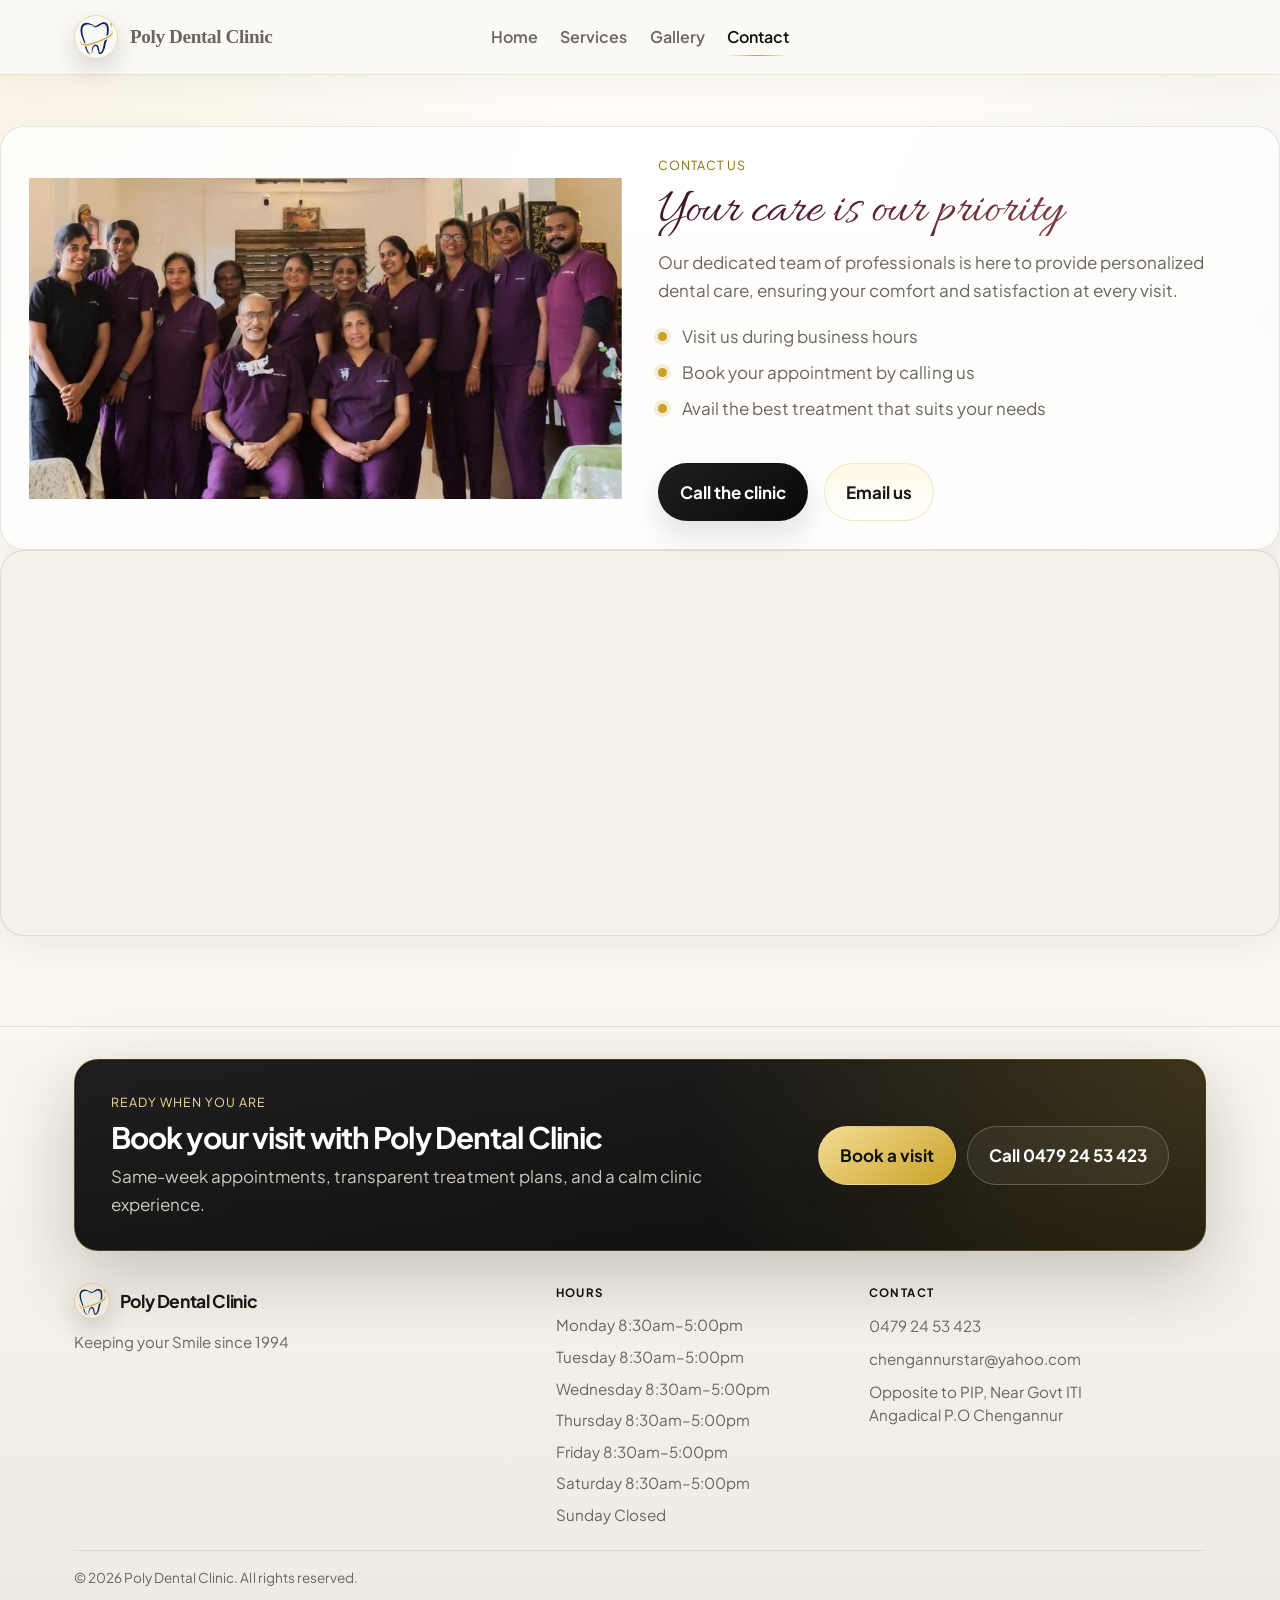
<file: contact.html>
<!DOCTYPE html>
<html lang="en">
  <head>
    <meta charset="UTF-8" />
    <meta name="viewport" content="width=device-width, initial-scale=1.0" />
    <title>Contact | Poly Dental Clinic</title>
    <meta
      name="description"
      content="Contact Poly Dental Clinic to book a consultation, ask about treatments, or plan your next dental appointment."
    />
    <meta name="robots" content="index,follow" />
    <link rel="canonical" href="https://www.polydentalclinic.com/contact.html" />
    <meta property="og:title" content="Contact | Poly Dental Clinic" />
    <meta
      property="og:description"
      content="Book a consultation, call the clinic, or send a message to Poly Dental Clinic."
    />
    <meta property="og:type" content="website" />
    <meta property="og:url" content="https://www.polydentalclinic.com/contact.html" />
    <meta property="og:site_name" content="Poly Dental Clinic" />
    <meta name="theme-color" content="#fbfaf7" />
    <link rel="icon" href="assets/images/favicon.svg" type="image/svg+xml" />
    <link rel="manifest" href="site.webmanifest" />
    <link rel="preconnect" href="https://fonts.googleapis.com" />
    <link rel="preconnect" href="https://fonts.gstatic.com" crossorigin />
    <link
      href="https://fonts.googleapis.com/css2?family=Allura&family=Plus+Jakarta+Sans:wght@400;500;600;700;800&display=swap"
      rel="stylesheet"
    />
    <link rel="stylesheet" href="assets/css/styles.css" />
    <script>document.documentElement.classList.add('js');</script>
  </head>
  <body>
    <a class="skip-link" href="#main">Skip to content</a>
    <header class="site-header">
      <div class="nav-shell">
        <a class="brand" href="index.html" aria-label="Poly Dental Clinic home">
          <img class="brand-mark" src="assets/images/PD_LogoMark.svg" alt="Poly Dental Clinic logo" />
          <span class="brand-copy">
            <strong>Poly Dental Clinic</strong>
          </span>
        </a>
        <button
          class="mobile-toggle"
          type="button"
          aria-label="Toggle navigation menu"
          aria-expanded="false"
          aria-controls="primary-nav"
          data-mobile-toggle
        >
          <span class="mobile-toggle-line" aria-hidden="true"></span>
          <span class="mobile-toggle-line" aria-hidden="true"></span>
          <span class="mobile-toggle-line" aria-hidden="true"></span>
        </button>
        <nav>
          <div class="nav-links" id="primary-nav" data-nav-links>
            <a href="index.html">Home</a>
            <a href="services.html">Services</a>
            <a href="gallery.html">Gallery</a>
            <a href="contact.html" aria-current="page">Contact</a>
          </div>
        </nav>
      </div>
    </header>

    <main id="main">
      <section class="page-intro">
        <div class="">
          <!-- <div class="page-intro-copy reveal">
            <span class="eyebrow">Contact the clinic</span>
            
           
            <p>
              Reach out for appointments, cosmetic consultations, family care planning, or urgent
              dental concerns. We respond quickly during business hours.
            </p>
          </div> -->
          <article class="feature-row is-reversed reveal">
              <div class="hero-intro-image">
                <img src="assets/images/f5.jpeg" alt="Modern treatment suite with digital tools" />
              </div>
              <div class="feature-copy">
                <span class="section-label">Contact Us</span>
                 <h1>Your care is our priority</h1>
                <p>
                  Our dedicated team of professionals is here to provide personalized dental care, ensuring your comfort and satisfaction at every visit.
                </p>
                <ul class="feature-points">
                  <li>Visit us during business hours</li>
                  <li>Book your appointment by calling us</li>
                  <li>Avail the best treatment that suits your needs</li>
                </ul>
                <div class="inline-actions">
                  <a class="button" href="tel:04792453423">Call the clinic</a>
                  <a class="button-secondary" href="mailto:chengannurstar@yahoo.com">Email us</a>
                </div>
              </div>
            </article>
          <!-- <div class="page-intro-panel reveal">
            <div class="page-intro-details">
              
              <article class="intro-detail-card intro-detail-accent">
                <span class="section-label">Visit details</span>
                <h3>Brookline, Massachusetts</h3>
                <p>125 Gold Crescent<br />Monday to Friday, 8:00 AM to 6:00 PM</p>
              </article>
            </div>
          </div> -->
        <div class="map-frame">
            <iframe
              title="Map showing the location of Poly Dental Clinic in Chengannur"
              src="https://www.google.com/maps?q=POLY+Dental+Clinic,+Opposite+to+PIP,+Near+Govt+ITI,+Angadical+P.O,+Chengannur&output=embed"
              loading="lazy"
              referrerpolicy="no-referrer-when-downgrade"
              allowfullscreen
            ></iframe></div>
      </section>

     
    </main>

    <footer class="footer">
      <div class="footer-shell">
        <aside class="footer-cta reveal" aria-label="Book a visit">
          <div class="footer-cta-copy">
            <span class="section-label">Ready when you are</span>
            <h3>Book your visit with Poly Dental Clinic</h3>
            <p>Same-week appointments, transparent treatment plans, and a calm clinic experience.</p>
          </div>
          <div class="footer-cta-actions">
            <a class="button" href="contact.html">Book a visit</a>
            <a class="button-secondary" href="tel:+15550142211">Call 0479 24 53 423</a>
          </div>
        </aside>
        <div class="footer-grid">
          <div class="footer-brand">
            <a class="footer-brand-link" href="index.html" aria-label="Poly Dental Clinic home">
              <img class="brand-mark" src="assets/images/PD_LogoMark.svg" alt="Poly Dental Clinic logo" />
              <strong>Poly Dental Clinic</strong>
            </a>
            <span>Keeping your Smile since 1994</span>
          </div>
          <div class="footer-col">
            <span class="footer-heading">Hours</span>
            <div class="footer-links">
              <span>Monday 8:30am&ndash;5:00pm</span>
              <span>Tuesday 8:30am&ndash;5:00pm</span>
              <span>Wednesday 8:30am&ndash;5:00pm</span>
              <span>Thursday 8:30am&ndash;5:00pm</span>
              <span>Friday 8:30am&ndash;5:00pm</span>
              <span>Saturday 8:30am&ndash;5:00pm</span>
              <span>Sunday Closed</span>
            </div>
          </div>
          <div class="footer-col">
            <span class="footer-heading">Contact</span>
            <div class="footer-links">
              <a href="tel:+15550142211">0479 24 53 423</a>
              <a href="mailto:hello@polydentalclinic.com">chengannurstar@yahoo.com</a>
              <span>Opposite to PIP, Near Govt ITI
              <br />Angadical P.O Chengannur</span>
            </div>
          </div>
        </div>
        <div class="footer-bottom">
          <p class="footer-note">&copy; <span data-current-year></span> Poly Dental Clinic. All rights reserved.</p>
        </div>
      </div>
    </footer>

    <script src="assets/js/script.js"></script>
  </body>
</html>
</file>
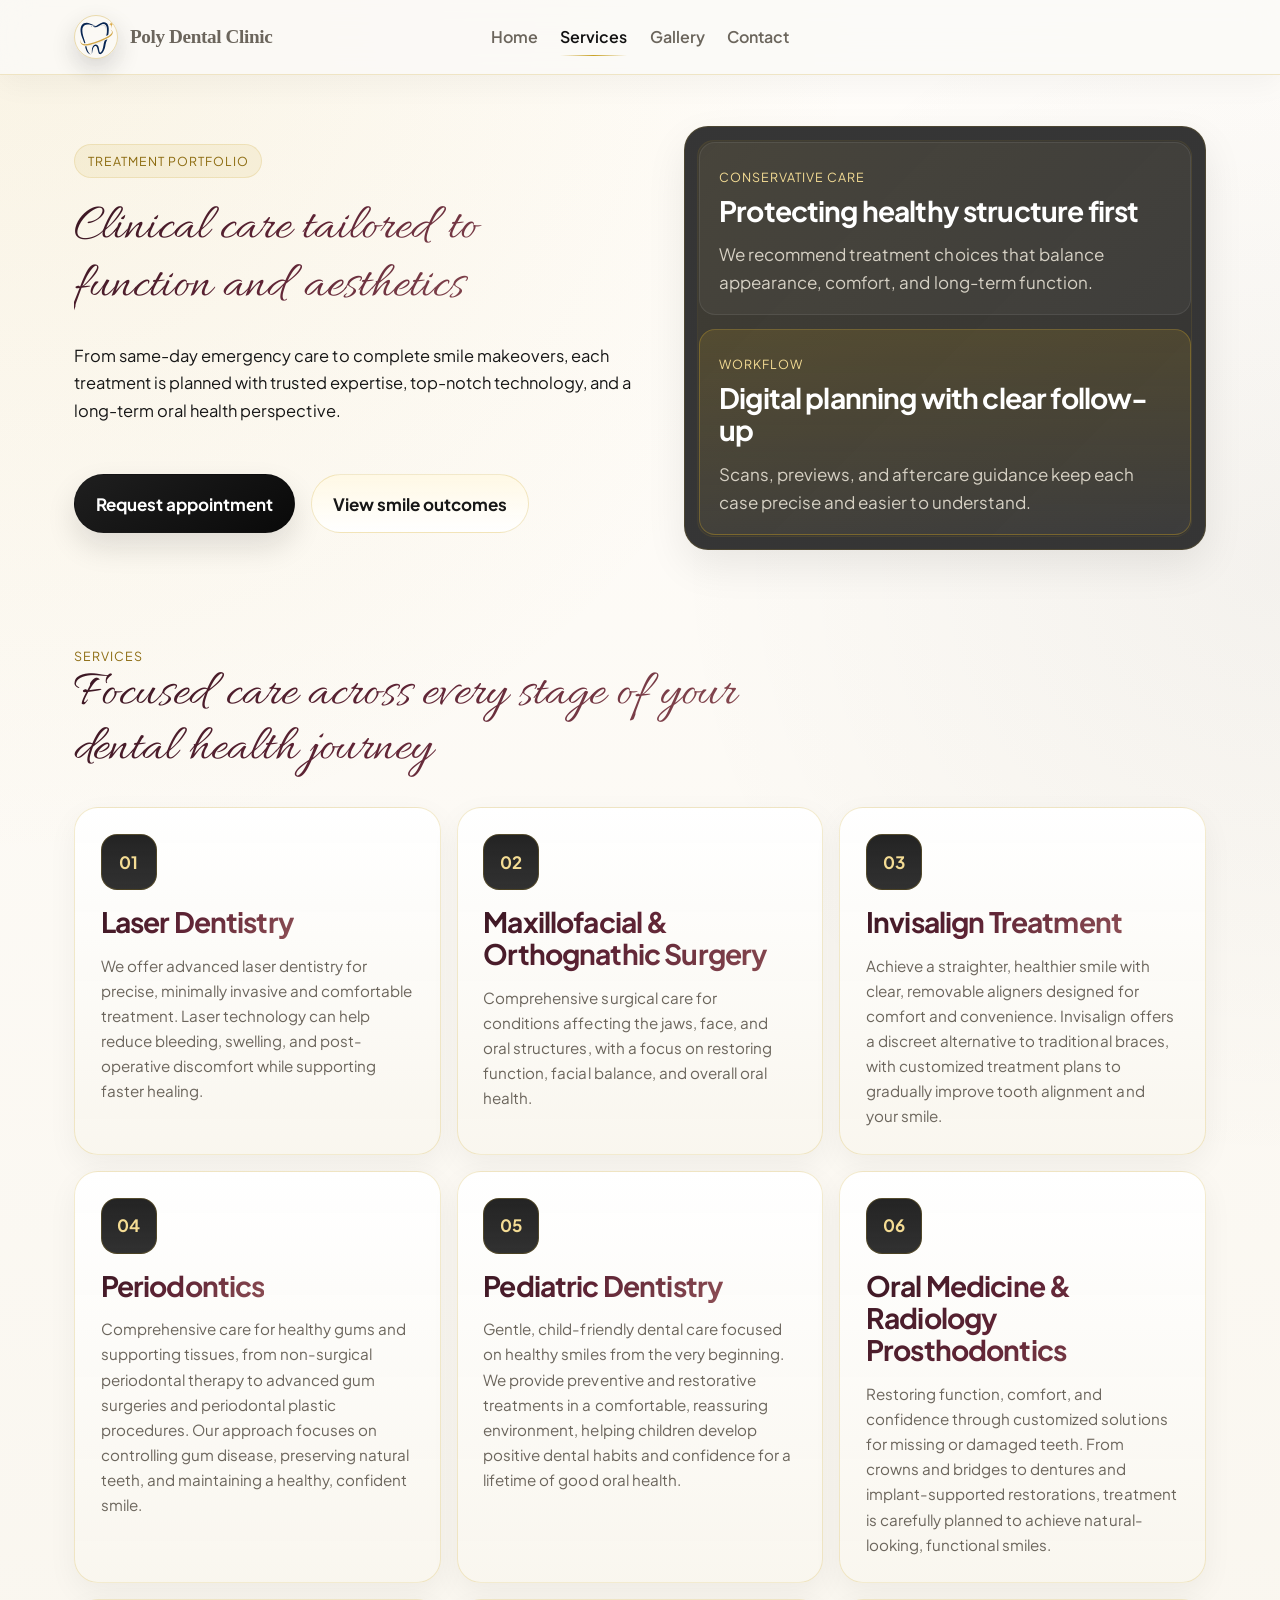
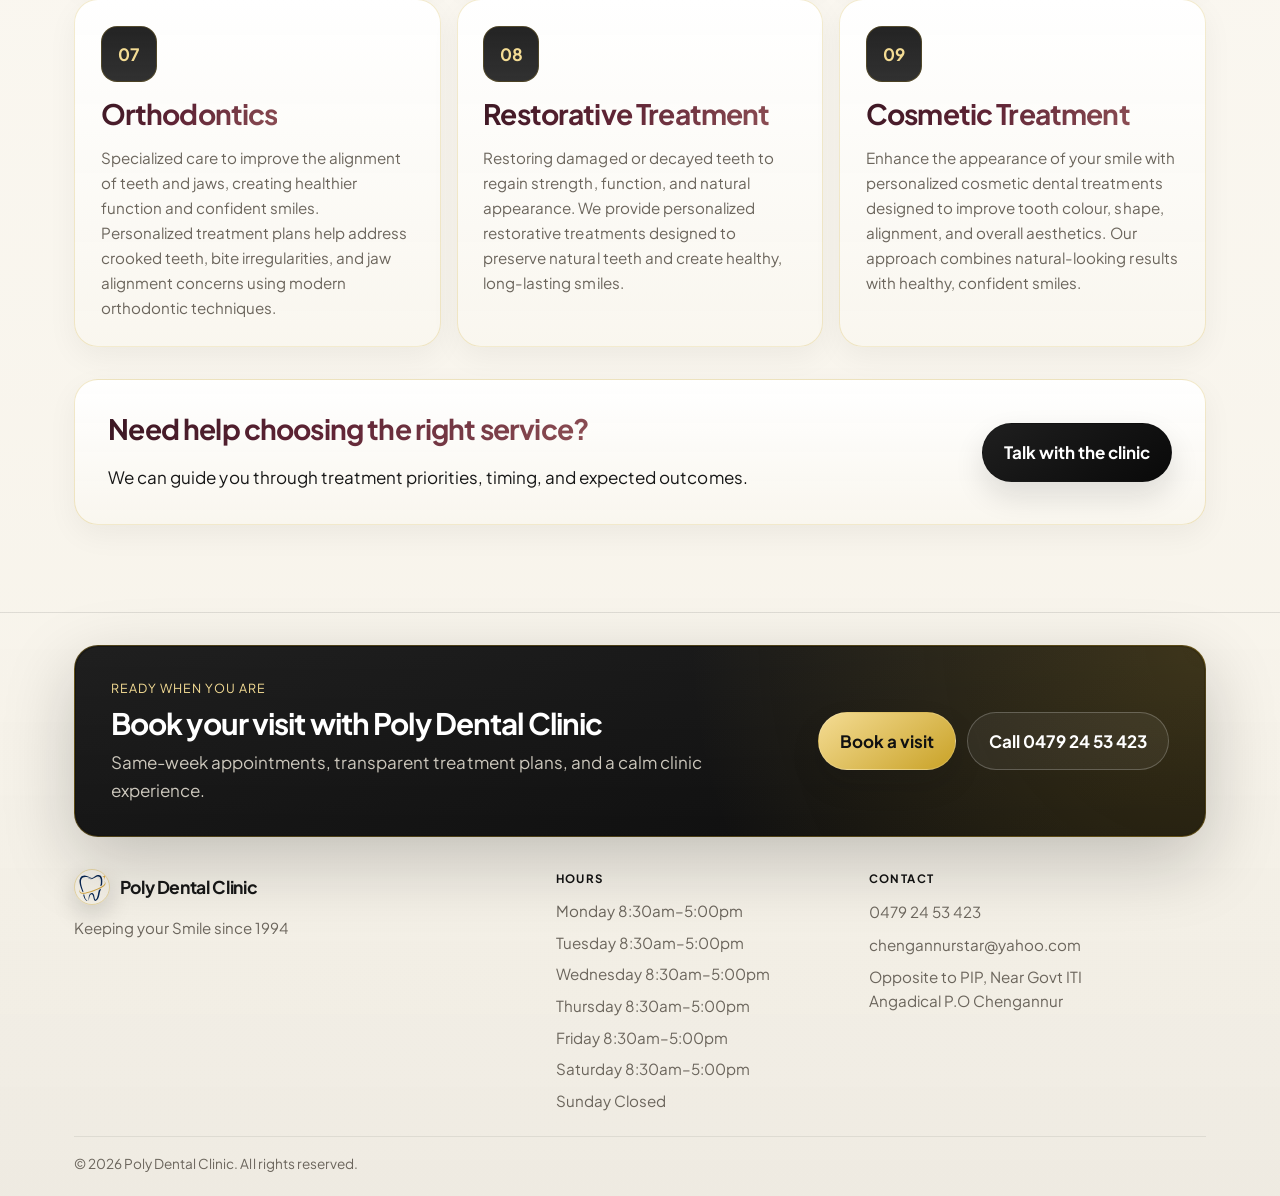
<file: services.html>
<!DOCTYPE html>
<html lang="en">

<head>
  <meta charset="UTF-8" />
  <meta name="viewport" content="width=device-width, initial-scale=1.0" />
  <title>Smile Makeover &amp; Dental Services | Poly Dental Clinic</title>
  <meta name="description"
    content="Explore smile makeovers, cosmetic, restorative, preventive, emergency, and specialist dental care from Poly Dental Clinic in Chengannur." />
  <meta name="keywords"
    content="smile makeover, exceptional dental care, emergency dental care, experienced dental specialists, personalised dental treatment, dental hygiene, Chengannur dentist" />
  <meta name="robots" content="index,follow" />
  <link rel="canonical" href="https://www.polydentalclinic.com/services.html" />
  <meta property="og:title" content="Smile Makeover &amp; Dental Services | Poly Dental Clinic" />
  <meta property="og:description"
    content="Explore smile makeovers, specialist dentistry, emergency care, and personalised treatment with trusted expertise and modern technology." />
  <meta property="og:type" content="website" />
  <meta property="og:url" content="https://www.polydentalclinic.com/services.html" />
  <meta property="og:site_name" content="Poly Dental Clinic" />
  <meta name="theme-color" content="#fbfaf7" />
  <link rel="icon" href="assets/images/favicon.svg" type="image/svg+xml" />
  <link rel="manifest" href="site.webmanifest" />
  <link rel="preconnect" href="https://fonts.googleapis.com" />
  <link rel="preconnect" href="https://fonts.gstatic.com" crossorigin />
  <link href="https://fonts.googleapis.com/css2?family=Allura&family=Plus+Jakarta+Sans:wght@400;500;600;700;800&display=swap"
    rel="stylesheet" />
  <link rel="stylesheet" href="assets/css/styles.css" />
  <script>document.documentElement.classList.add('js');</script>
</head>

<body>
  <a class="skip-link" href="#main">Skip to content</a>
  <header class="site-header">
    <div class="nav-shell">
      <a class="brand" href="index.html" aria-label="Poly Dental Clinic home">
        <img class="brand-mark" src="assets/images/PD_LogoMark.svg" alt="Poly Dental Clinic logo" />
        <span class="brand-copy">
          <strong>Poly Dental Clinic</strong>
        </span>
      </a>
      <button class="mobile-toggle" type="button" aria-label="Toggle navigation menu" aria-expanded="false"
        aria-controls="primary-nav" data-mobile-toggle>
        <span class="mobile-toggle-line" aria-hidden="true"></span>
        <span class="mobile-toggle-line" aria-hidden="true"></span>
        <span class="mobile-toggle-line" aria-hidden="true"></span>
      </button>
      <nav>
        <div class="nav-links" id="primary-nav" data-nav-links>
          <a href="index.html">Home</a>
          <a href="services.html" aria-current="page">Services</a>
          <a href="gallery.html">Gallery</a>
          <a href="contact.html">Contact</a>
        </div>
      </nav>
    </div>
  </header>

  <main id="main">
    <section class="page-intro">
      <div class="section-shell page-intro-grid">
        <div class="page-intro-copy reveal">
          <span class="eyebrow">Treatment portfolio</span>
          <h1 class="page-intro-script-heading">Clinical care tailored to function and aesthetics</h1>
          <p>
            From same-day emergency care to complete smile makeovers, each treatment is planned
            with trusted expertise, top-notch technology, and a long-term oral health perspective.
          </p>
          <div class="inline-actions">
            <a class="button" href="contact.html">Request appointment</a>
            <a class="button-secondary" href="gallery.html">View smile outcomes</a>
          </div>
        </div>
        <div class="page-intro-panel reveal">
          <div class="page-intro-details">
            <article class="intro-detail-card">
              <span class="section-label">Conservative care</span>
              <h3>Protecting healthy structure first</h3>
              <p>We recommend treatment choices that balance appearance, comfort, and long-term function.</p>
            </article>
            <article class="intro-detail-card intro-detail-accent">
              <span class="section-label">Workflow</span>
              <h3>Digital planning with clear follow-up</h3>
              <p>Scans, previews, and aftercare guidance keep each case precise and easier to understand.</p>
            </article>
          </div>
        </div>
      </div>
    </section>

    <section class="section">
      <div class="section-shell">
        <div class="section-head reveal">
          <div class="section-copy">
            <span class="section-label">Services</span>
            <h2 class="page-intro-script-heading">Focused care across every stage of your dental health journey</h2>
          </div>
        </div>
        <div class="service-grid">
          <article class="service-card reveal">
            <div class="service-icon">01</div>
            <h3>Laser Dentistry</h3>
            <!-- <p>Diode lasers for soft tissue procedures like frenectomies, gum contouring, and lesion removal.</p> -->
            <div class="card-note">We offer advanced laser dentistry for precise, minimally invasive and comfortable treatment. Laser technology can help reduce bleeding, swelling, and post-operative discomfort while supporting faster healing.</div>
          </article>
          <article class="service-card reveal">
            <div class="service-icon">02</div>
            <h3>Maxillofacial & Orthognathic Surgery</h3>
            <!-- <p>Jaw alignment surgery for bite correction, airway improvement, and facial profile balancing.</p> -->
            <div class="card-note">Comprehensive surgical care for conditions affecting the jaws, face, and oral structures, with a focus on restoring function, facial balance, and overall oral health.</div>
          </article>
          <article class="service-card reveal">
            <div class="service-icon">03</div>
            <h3>Invisalign Treatment</h3>
            <!-- <p>Virtually invisible aligners for gradual teeth straightening, planned with digital scans and custom -->
              <!-- aligner series.</p> -->
            <div class="card-note">Achieve a straighter, healthier smile with clear, removable aligners designed for comfort and convenience. Invisalign offers a discreet alternative to traditional braces, with customized treatment plans to gradually improve tooth alignment and your smile.</div>
          </article>
          <article class="service-card reveal">
            <div class="service-icon">04</div>
            <h3>Periodontics</h3>
            <!-- <p>Laser-assisted gum care, pocket reduction surgery, and gum grafting for gum health and smile balance.</p> -->
            <div class="card-note">Comprehensive care for healthy gums and supporting tissues, from non-surgical periodontal therapy to advanced gum surgeries and periodontal plastic procedures. Our approach focuses on controlling gum disease, preserving natural teeth, and maintaining a healthy, confident smile.</div>
          </article>
          <article class="service-card reveal">
            <div class="service-icon">05</div>
            <h3>Pediatric Dentistry</h3>
            <!-- <p>Early childhood dental care, cavity prevention, and interceptive treatment for developing teeth.</p> -->
            <div class="card-note">Gentle, child-friendly dental care focused on healthy smiles from the very beginning. We provide preventive and restorative treatments in a comfortable, reassuring environment, helping children develop positive dental habits and confidence for a lifetime of good oral health.</div>
          </article>
          <article class="service-card reveal">
            <div class="service-icon">06</div>
            <h3>Oral Medicine & Radiology Prosthodontics</h3>
            <!-- <p>Treatment for jaw, joint, muscle, and nerve pain with CBCT imaging and diagnostic support.</p> -->
            <div class="card-note">Restoring function, comfort, and confidence through customized solutions for missing or damaged teeth. From crowns and bridges to dentures and implant-supported restorations, treatment is carefully planned to achieve natural-looking, functional smiles.</div>
          </article>
          <article class="service-card reveal">
            <div class="service-icon">07</div>
            <h3>Orthodontics</h3>
            <!-- <p>Routine care for adults and children with flexible appointments and continuity of care.</p> -->
            <div class="card-note">Specialized care to improve the alignment of teeth and jaws, creating healthier function and confident smiles. Personalized treatment plans help address crooked teeth, bite irregularities, and jaw alignment concerns using modern orthodontic techniques.</div>
          </article>
          <article class="service-card reveal">
            <div class="service-icon">08</div>
            <h3>Restorative Treatment</h3>
            <!-- <p>Conservative treatment options using advanced materials.</p> -->
            <div class="card-note">Restoring damaged or decayed teeth to regain strength, function, and natural appearance. We provide personalized restorative treatments designed to preserve natural teeth and create healthy, long-lasting smiles.</div>
          </article>
          <article class="service-card reveal">
            <div class="service-icon">09</div>
            <h3>Cosmetic Treatment</h3>
            <!-- <p>Conservative treatment options using advanced materials.</p> -->
            <div class="card-note">Enhance the appearance of your smile with personalized cosmetic dental treatments designed to improve tooth colour, shape, alignment, and overall aesthetics. Our approach combines natural-looking results with healthy, confident smiles.</div>
          </article>


        </div>
        <div class="cta-banner reveal">
          <div>
            <h3>Need help choosing the right service?</h3>
            <p>We can guide you through treatment priorities, timing, and expected outcomes.</p>
          </div>
          <a class="button" href="contact.html">Talk with the clinic</a>
        </div>
      </div>
    </section>
  </main>

  <footer class="footer">
    <div class="footer-shell">
      <aside class="footer-cta reveal" aria-label="Book a visit">
        <div class="footer-cta-copy">
          <span class="section-label">Ready when you are</span>
          <h3>Book your visit with Poly Dental Clinic</h3>
          <p>Same-week appointments, transparent treatment plans, and a calm clinic experience.</p>
        </div>
        <div class="footer-cta-actions">
          <a class="button" href="contact.html">Book a visit</a>
          <a class="button-secondary" href="tel:+15550142211">Call 0479 24 53 423</a>
        </div>
      </aside>
      <div class="footer-grid">
        <div class="footer-brand">
          <a class="footer-brand-link" href="index.html" aria-label="Poly Dental Clinic home">
            <img class="brand-mark" src="assets/images/PD_LogoMark.svg" alt="Poly Dental Clinic logo" />
            <strong>Poly Dental Clinic</strong>
          </a>
          <span>Keeping your Smile since 1994</span>
        </div>
        <div class="footer-col">
          <span class="footer-heading">Hours</span>
          <div class="footer-links">
            <span>Monday 8:30am&ndash;5:00pm</span>
            <span>Tuesday 8:30am&ndash;5:00pm</span>
            <span>Wednesday 8:30am&ndash;5:00pm</span>
            <span>Thursday 8:30am&ndash;5:00pm</span>
            <span>Friday 8:30am&ndash;5:00pm</span>
            <span>Saturday 8:30am&ndash;5:00pm</span>
            <span>Sunday Closed</span>
          </div>
        </div>
        <div class="footer-col">
          <span class="footer-heading">Contact</span>
          <div class="footer-links">
            <a href="tel:+15550142211">0479 24 53 423</a>
            <a href="mailto:hello@polydentalclinic.com">chengannurstar@yahoo.com</a>
            <span>Opposite to PIP, Near Govt ITI
              <br />Angadical P.O Chengannur</span>
          </div>
        </div>
      </div>
      <div class="footer-bottom">
        <p class="footer-note">&copy; <span data-current-year></span> Poly Dental Clinic. All rights reserved.</p>
      </div>
    </div>
  </footer>

  <script src="assets/js/script.js"></script>
</body>

</html>
</file>
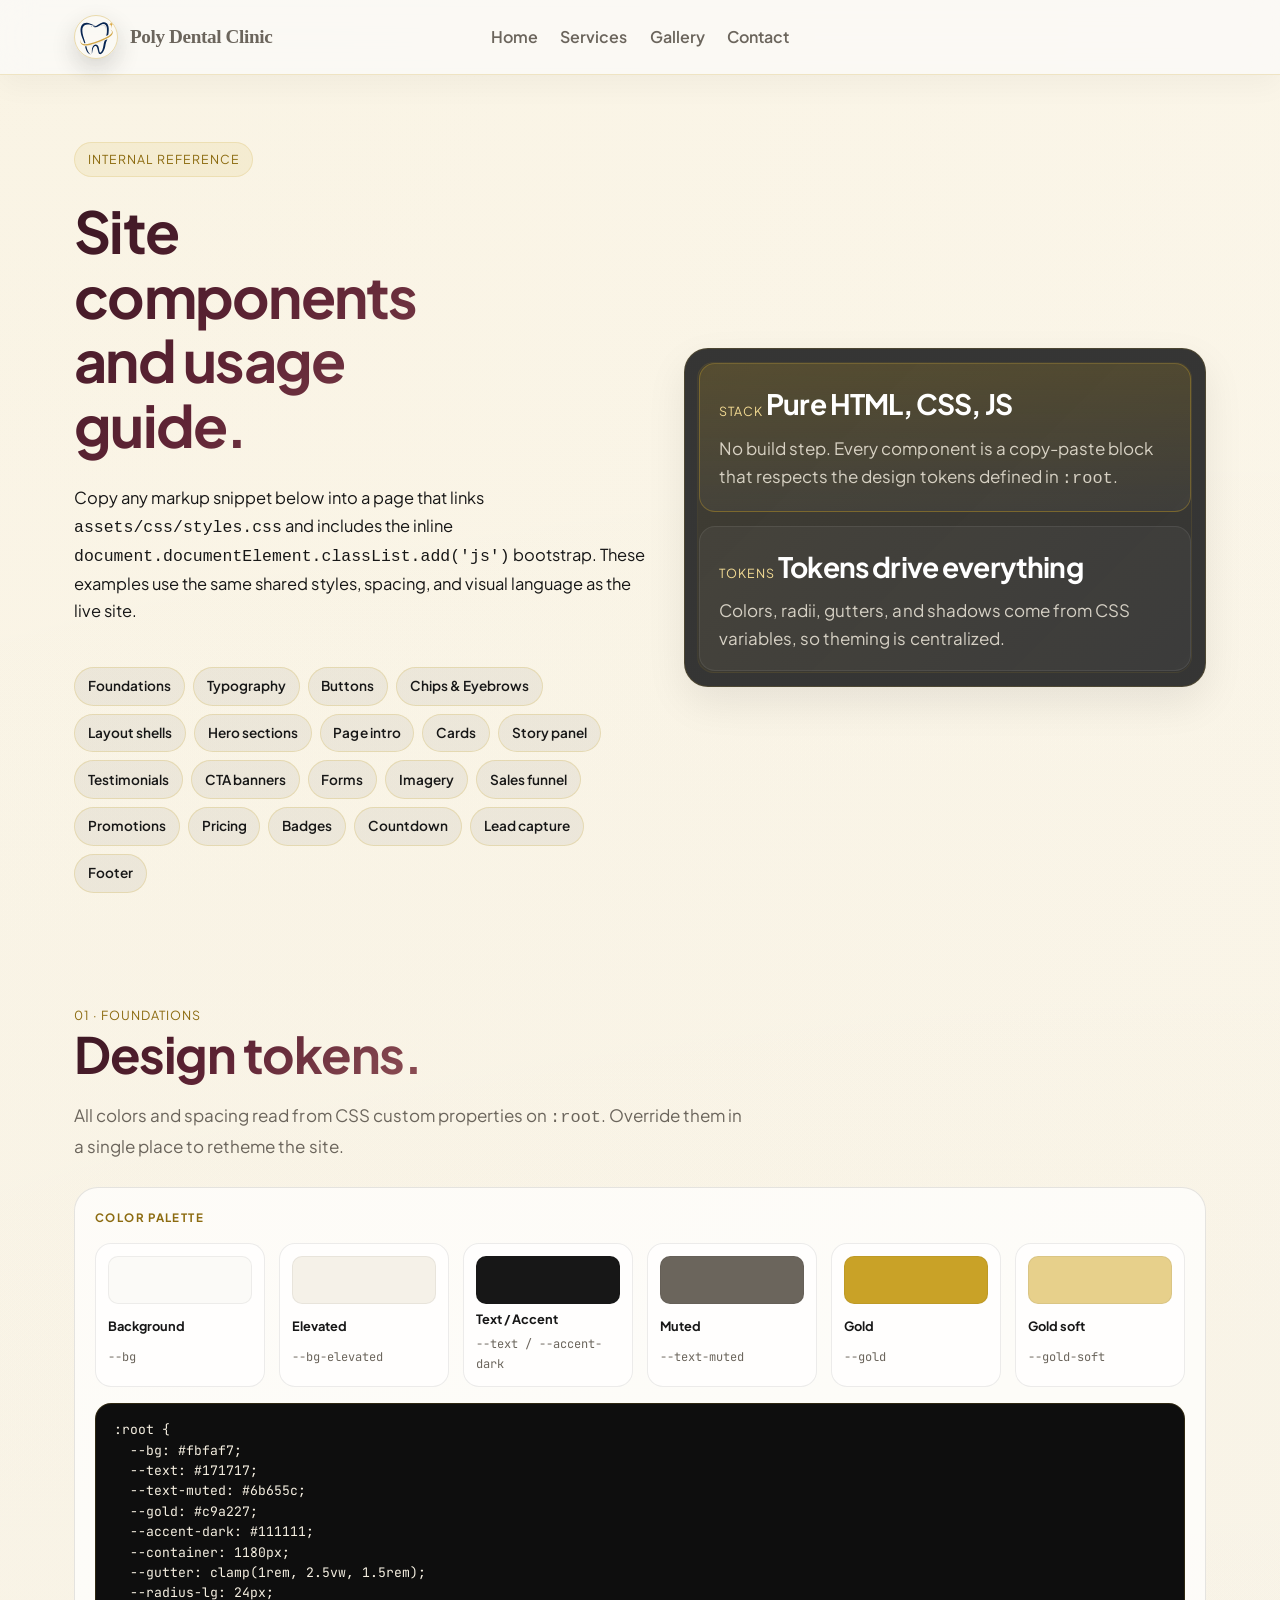
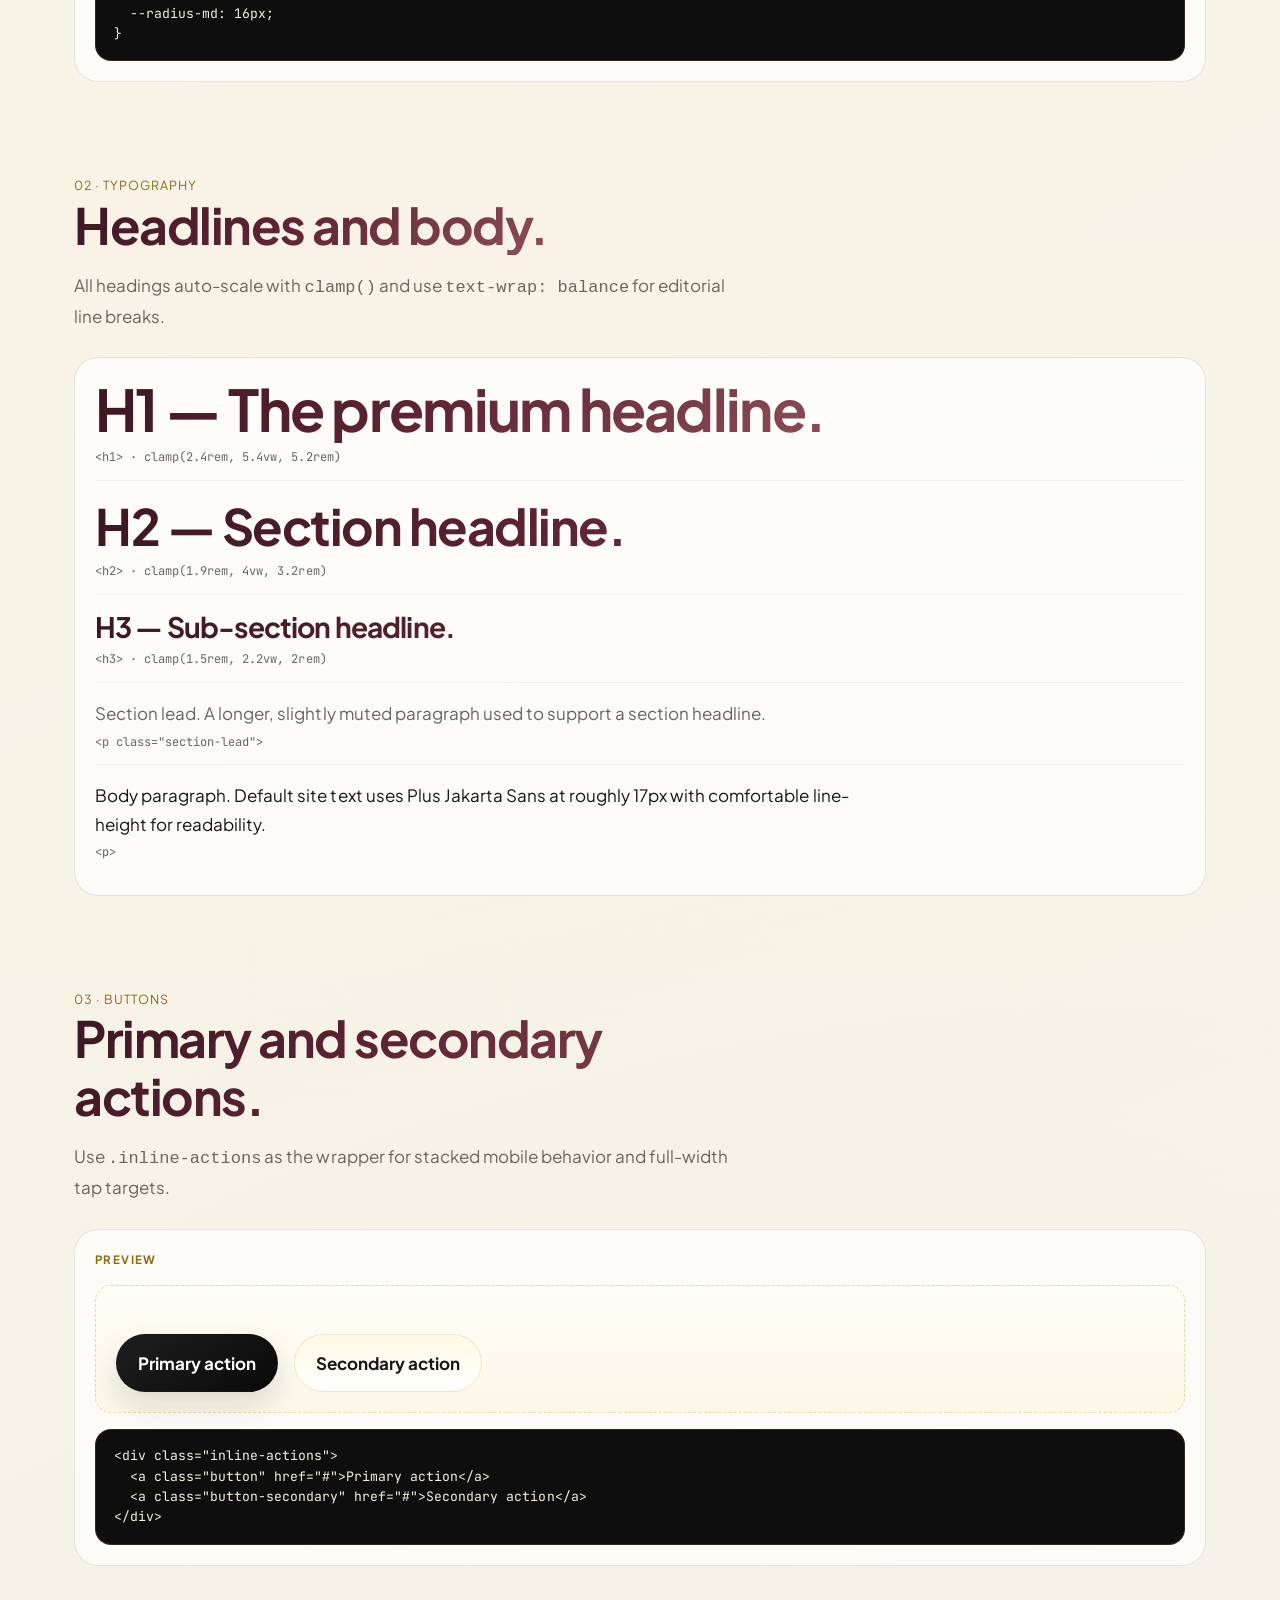
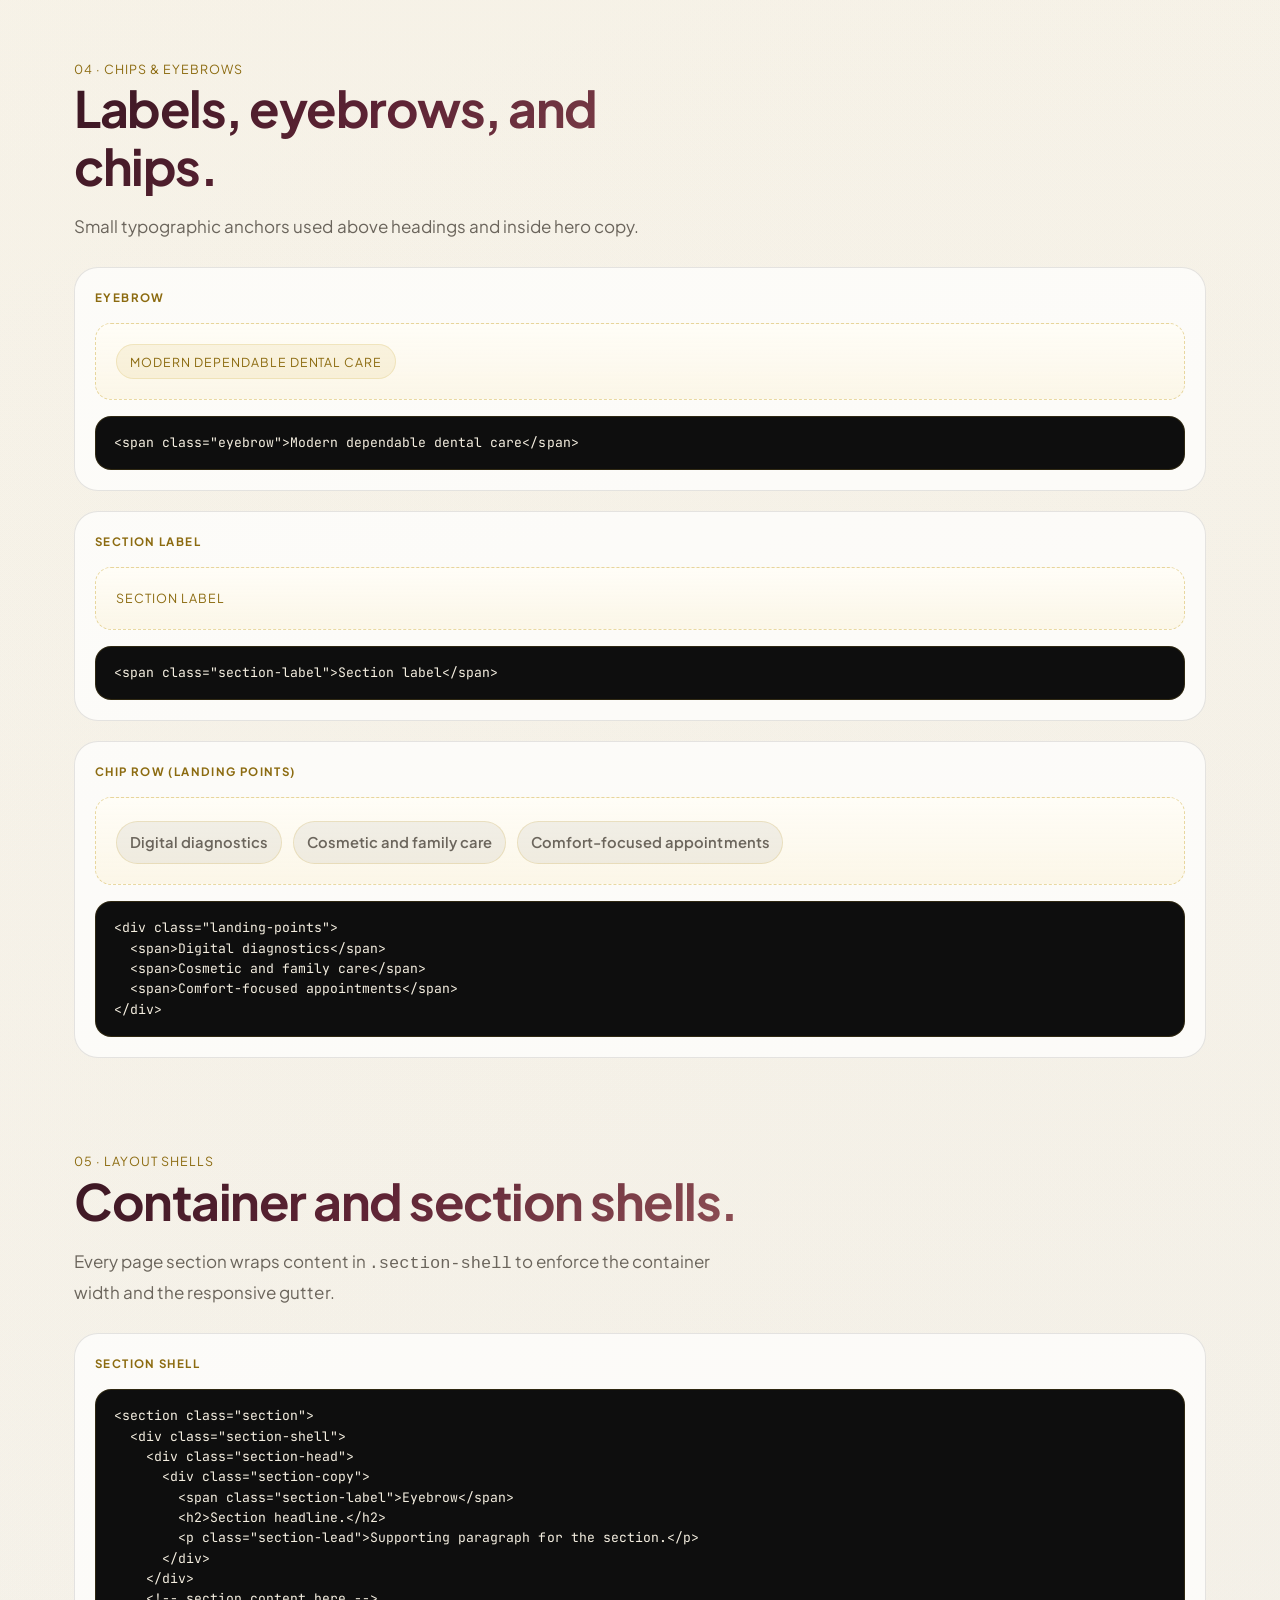
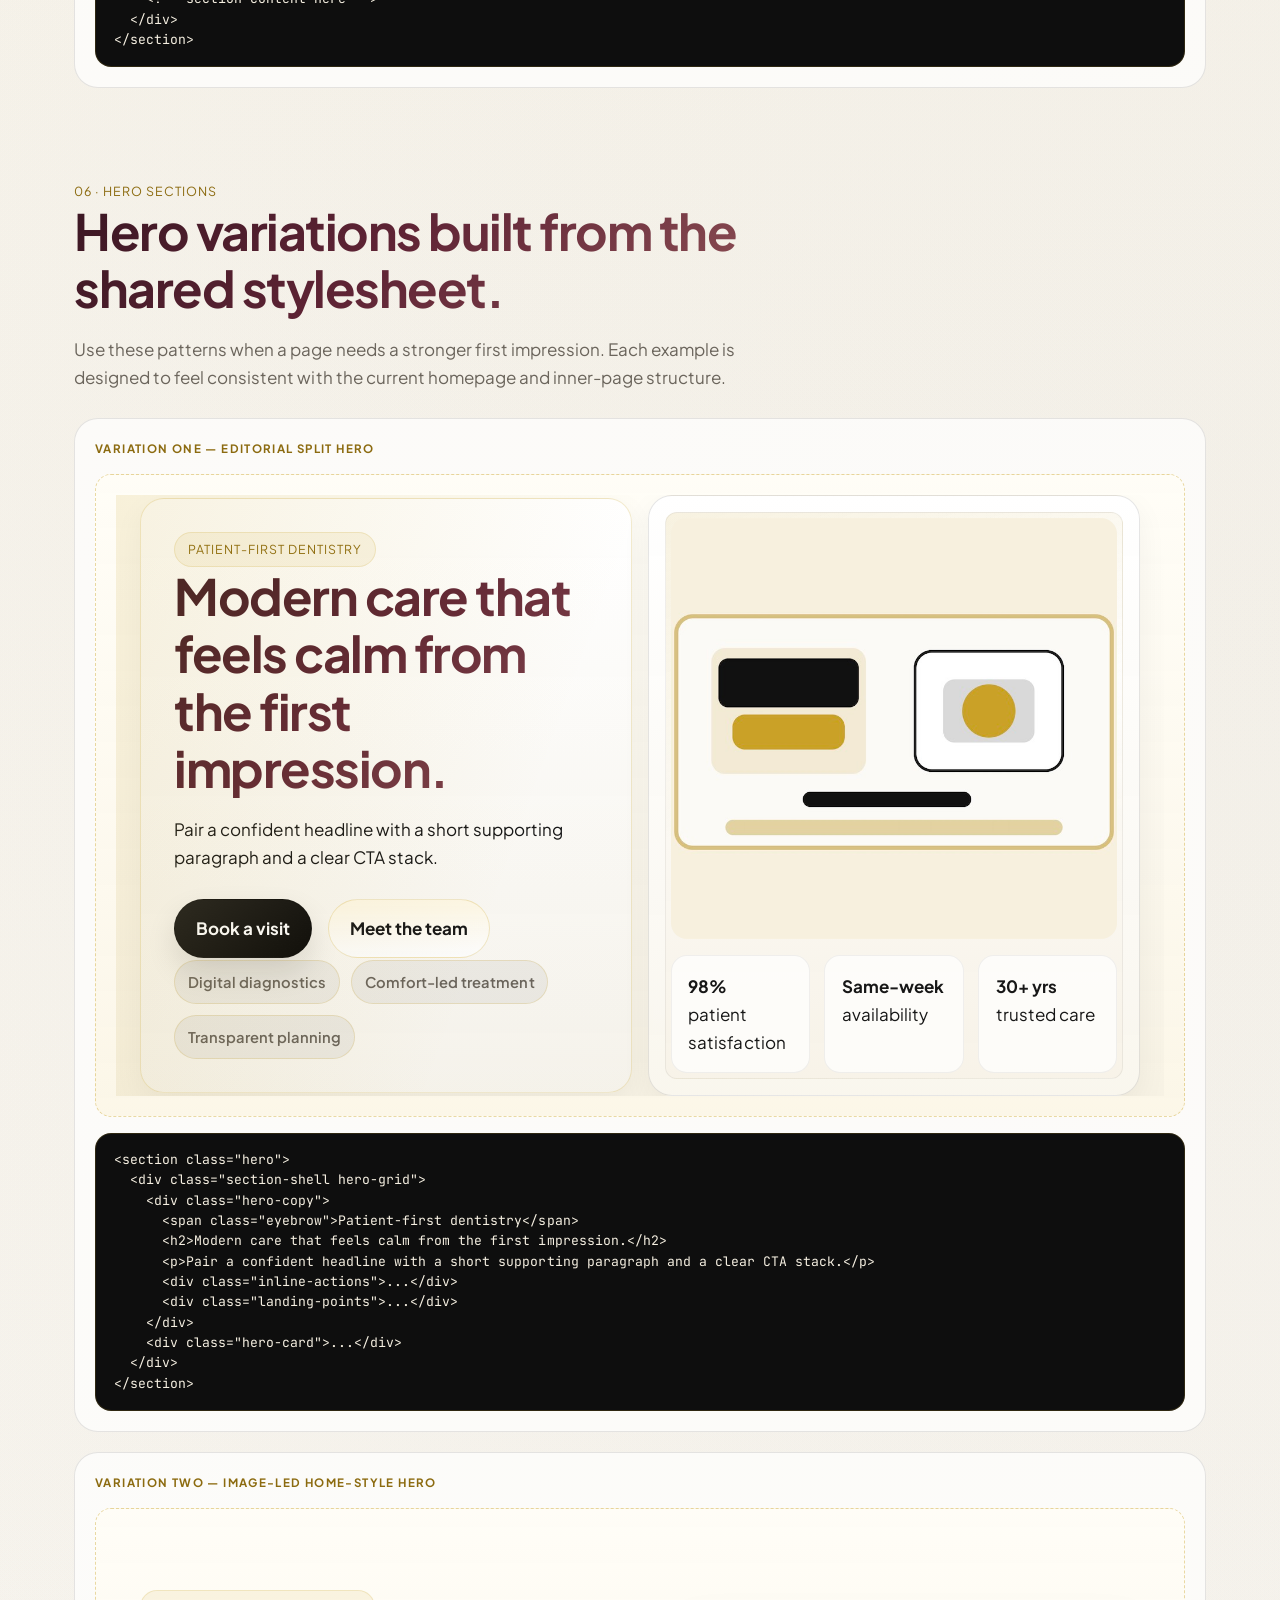
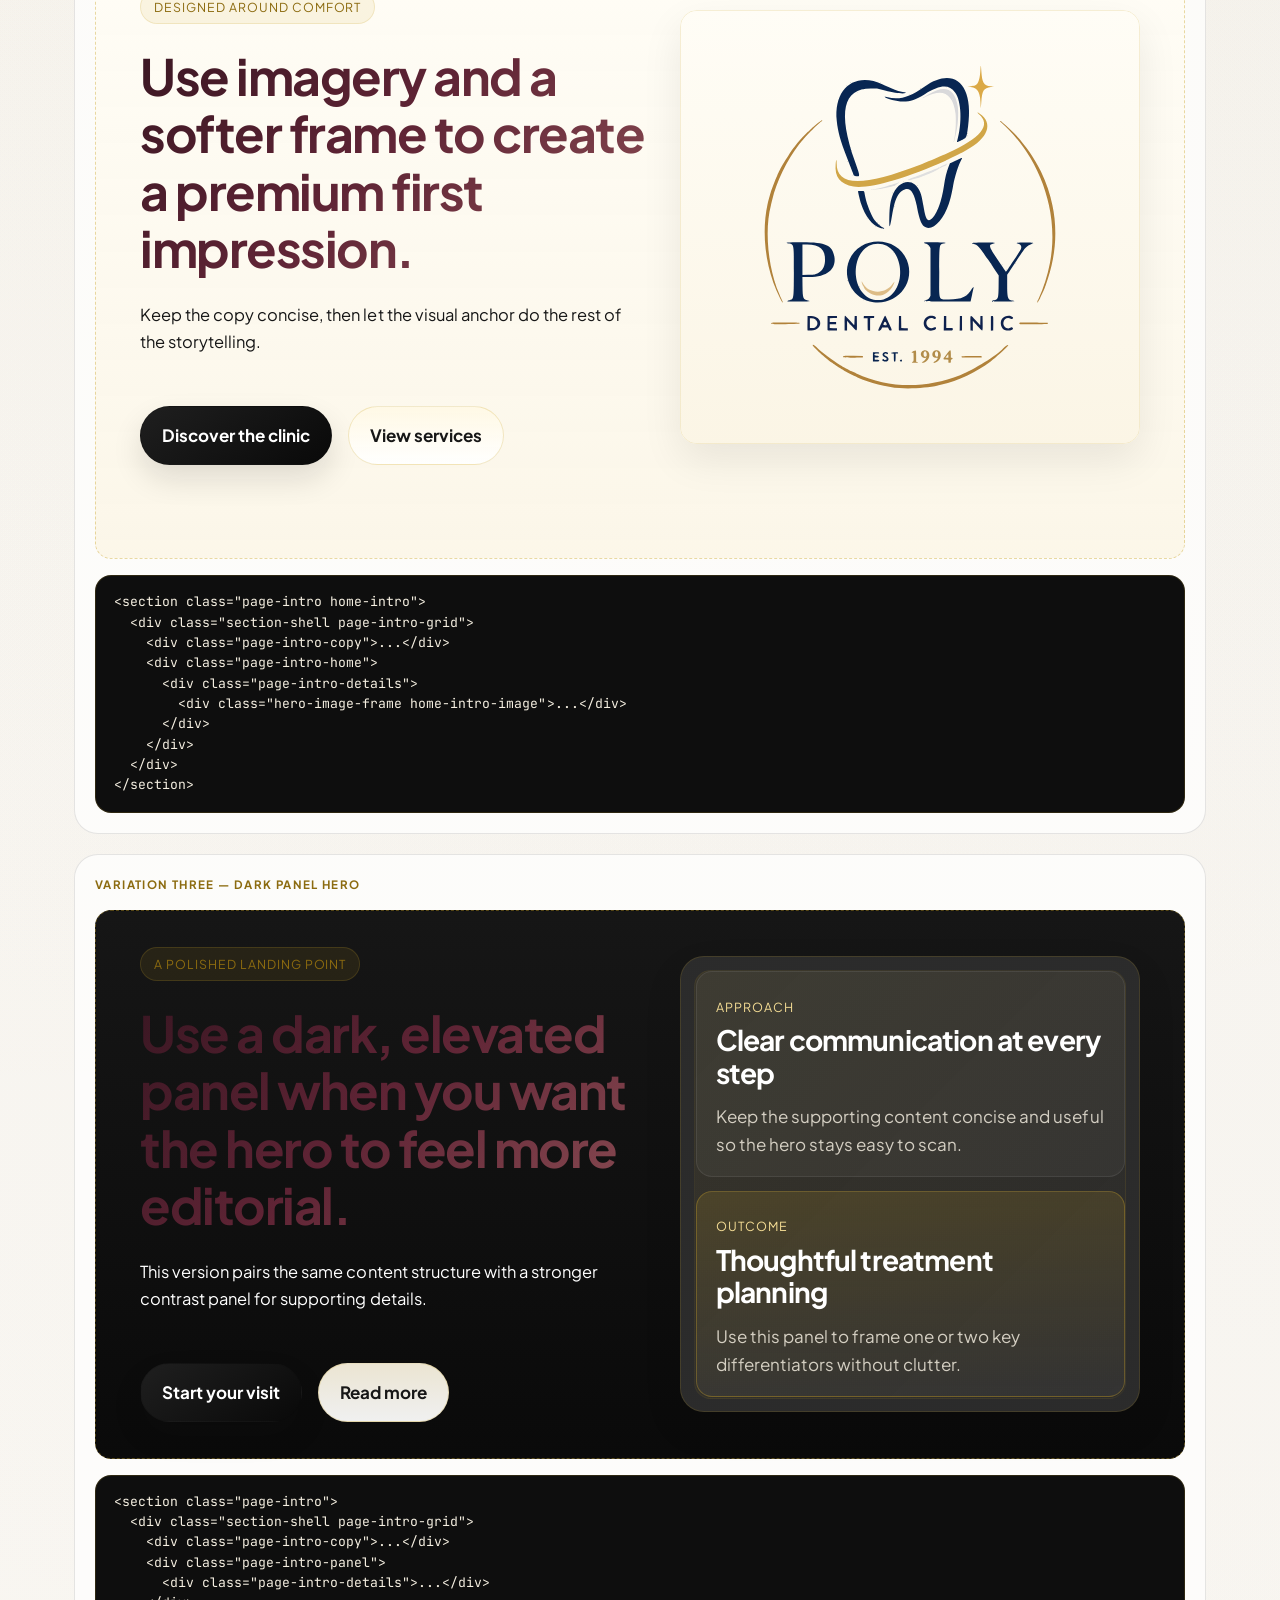
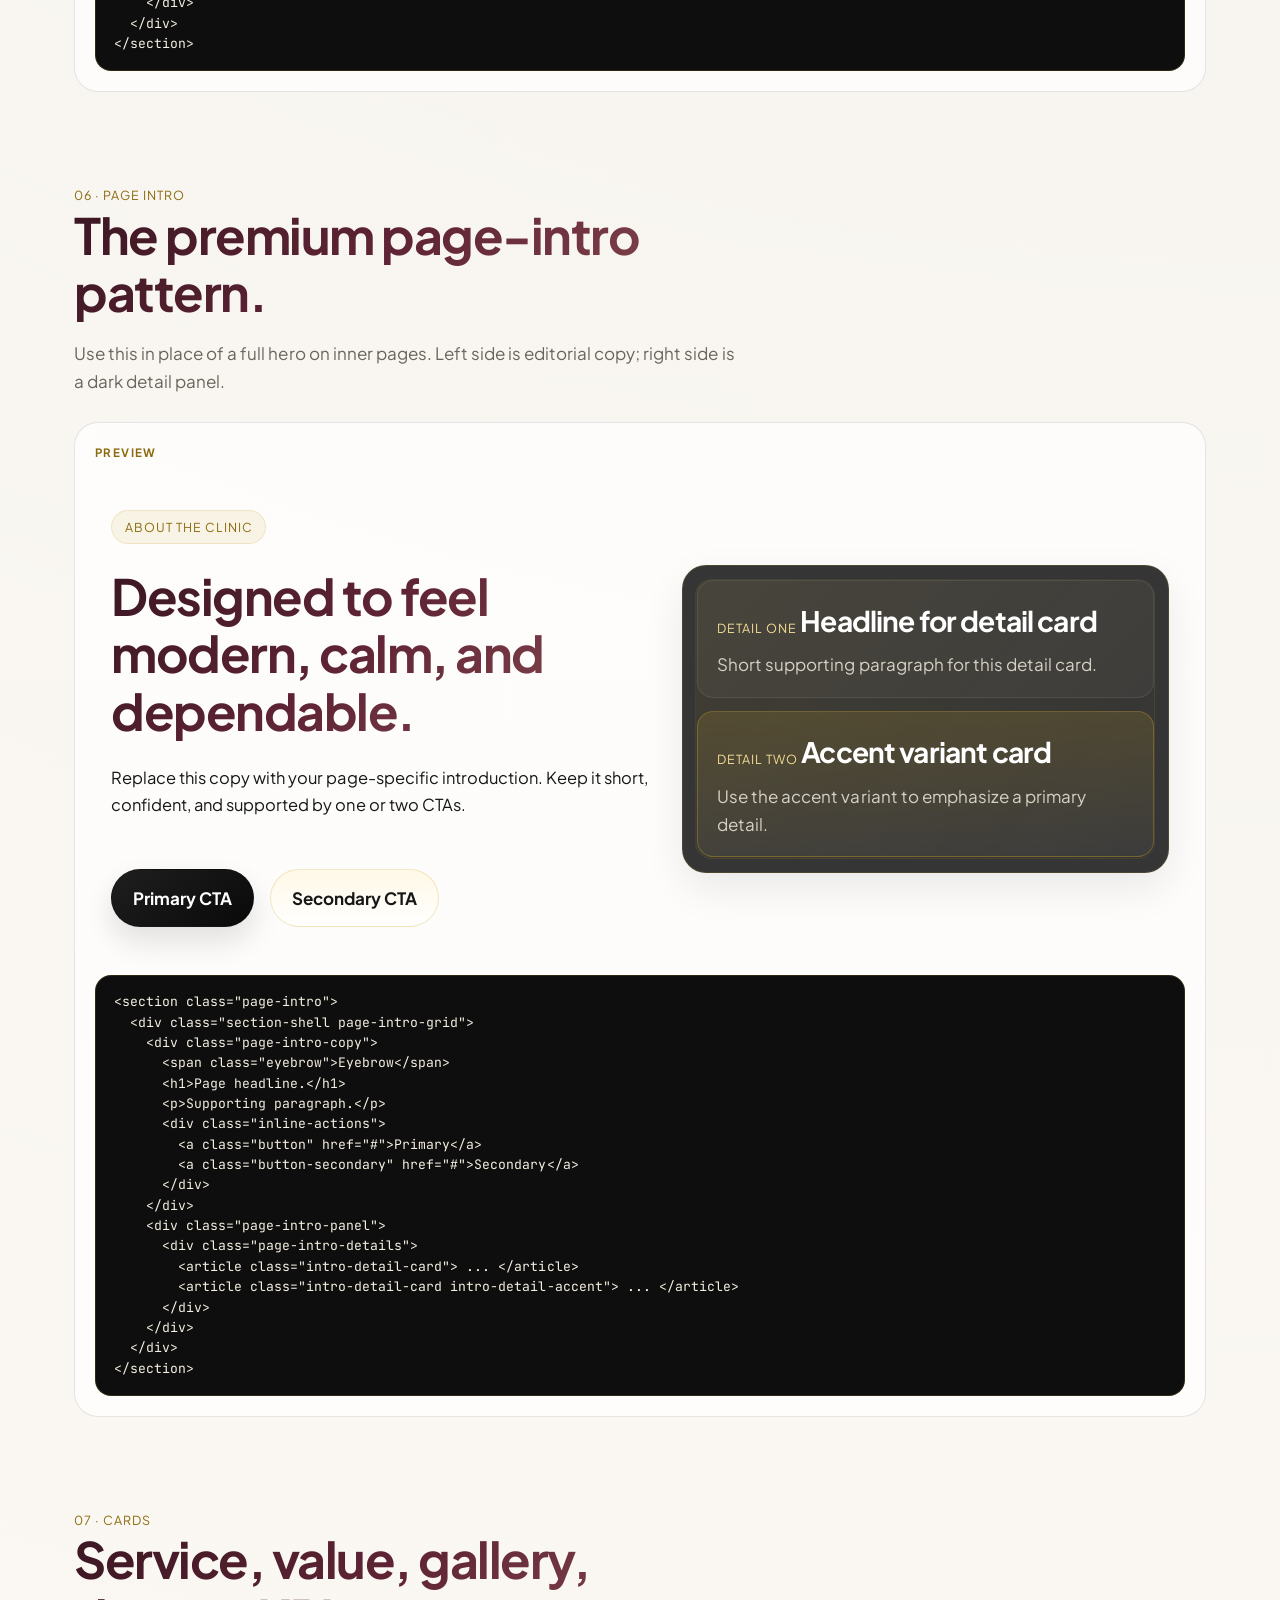
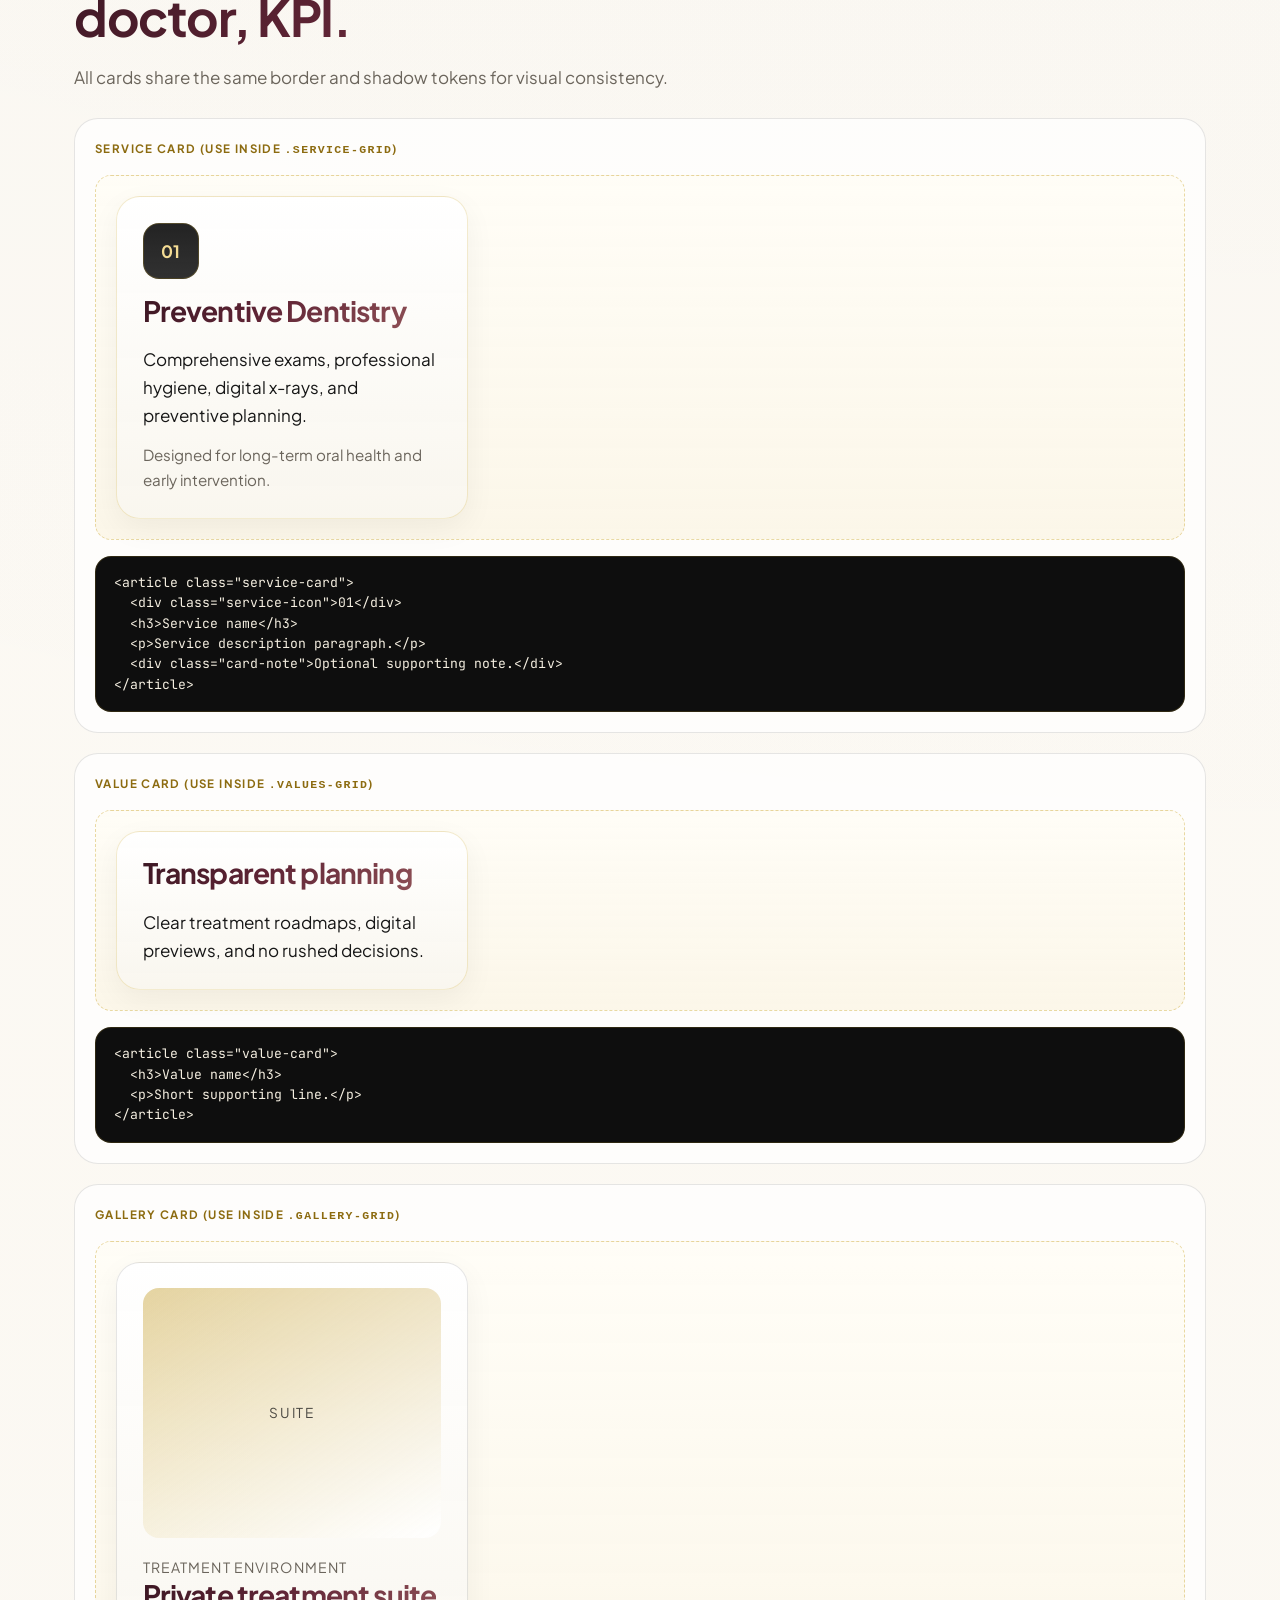
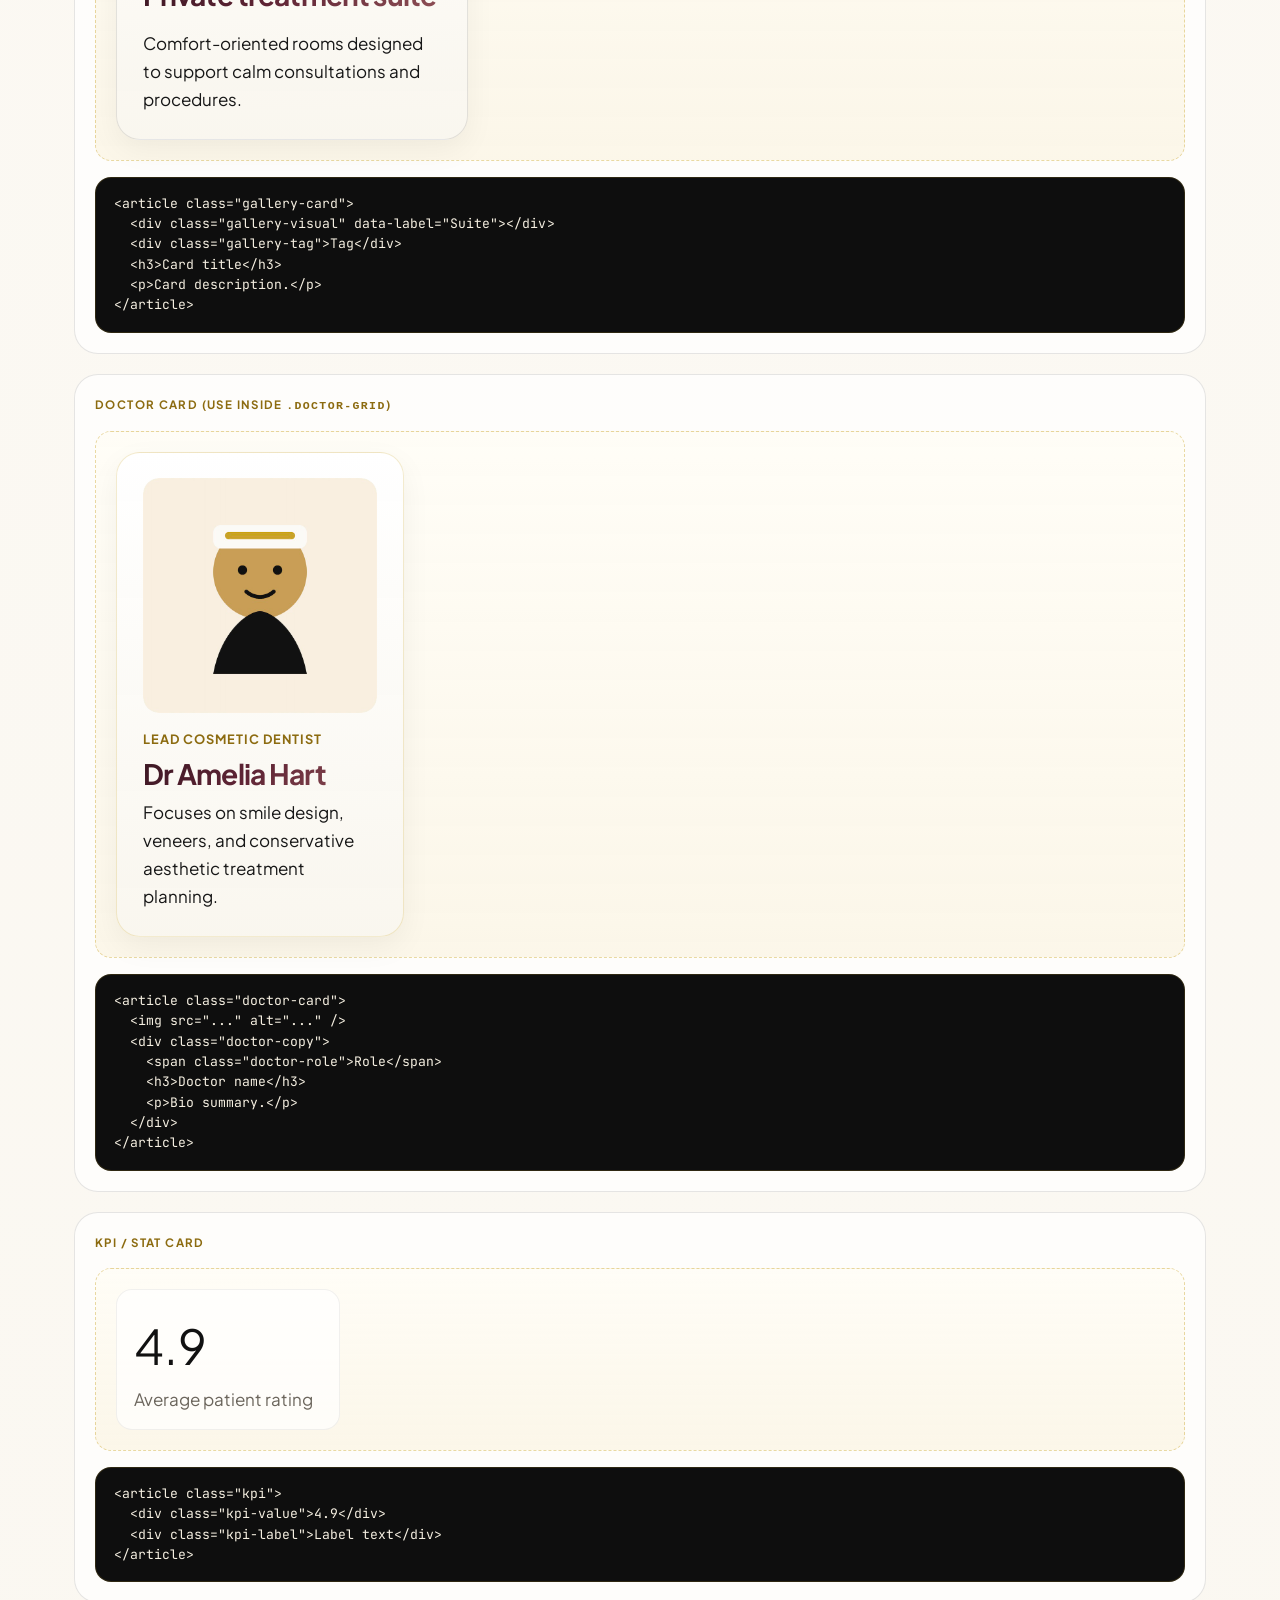
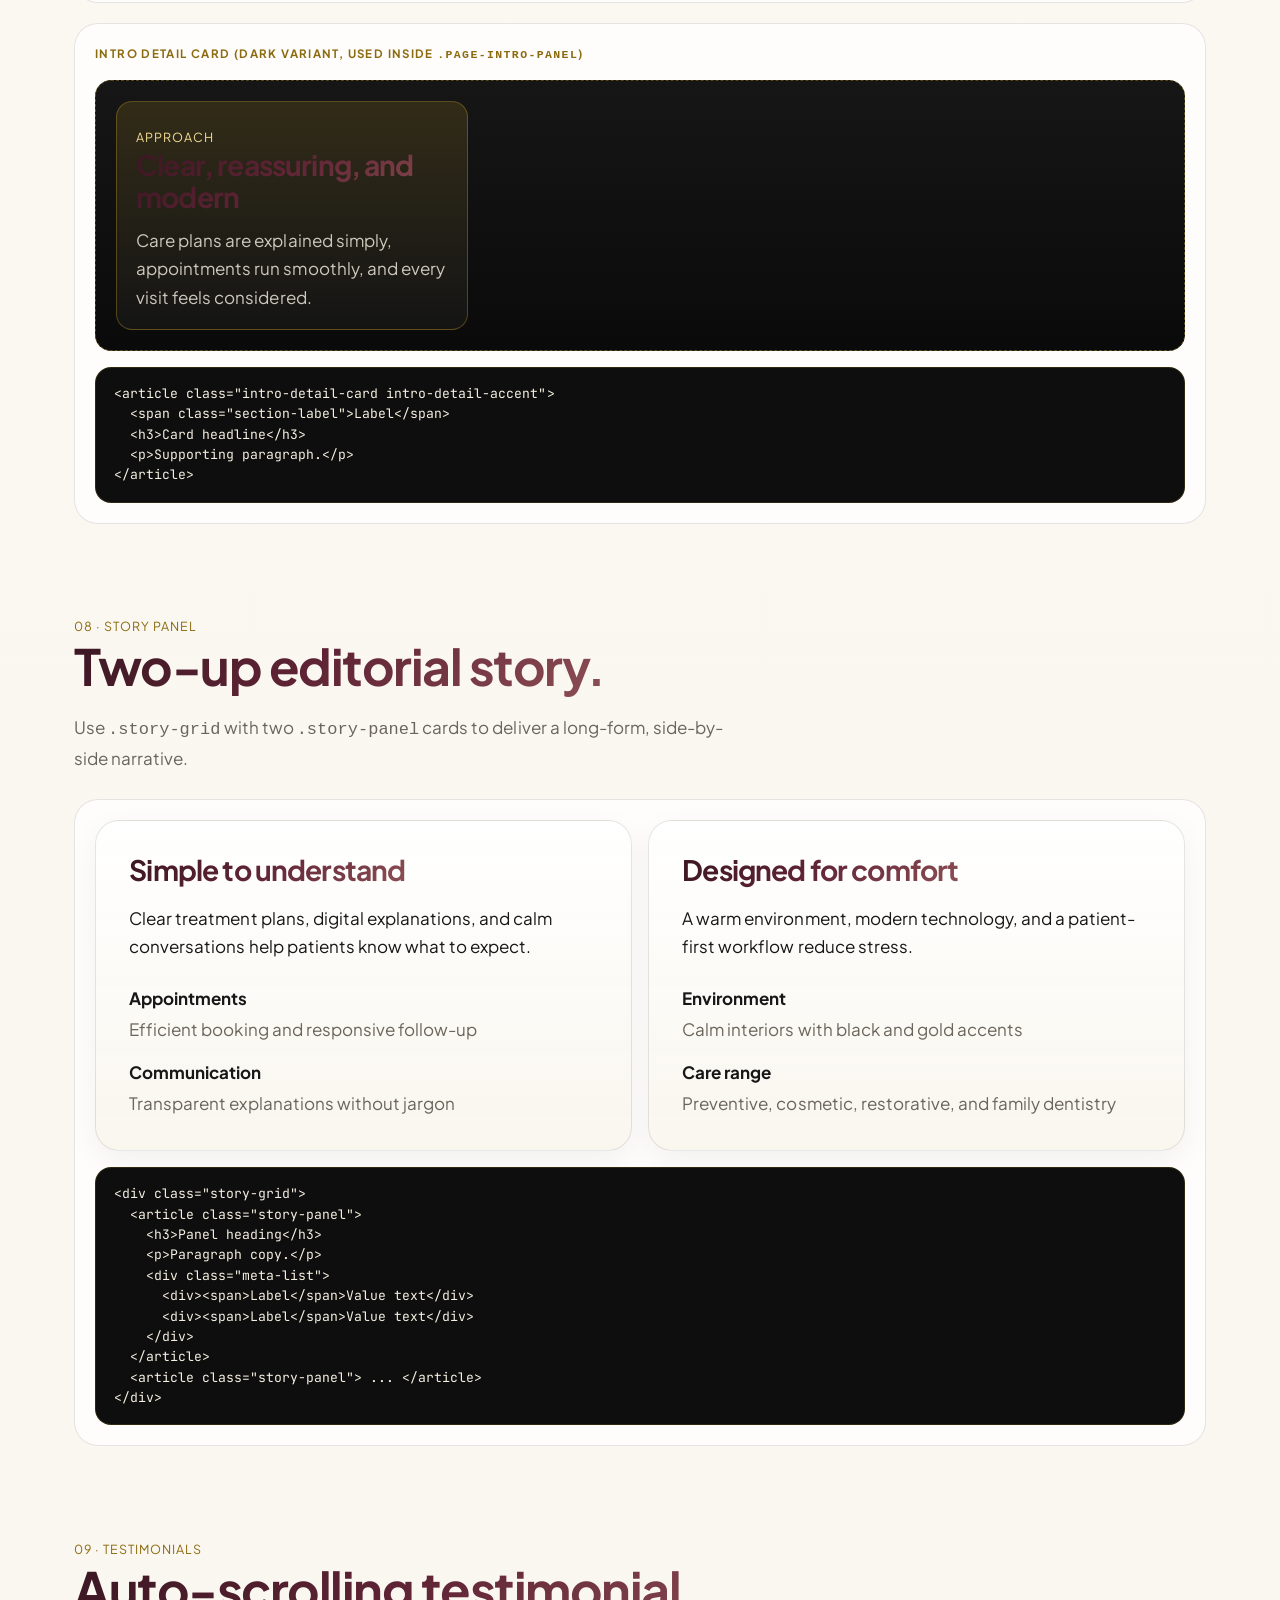
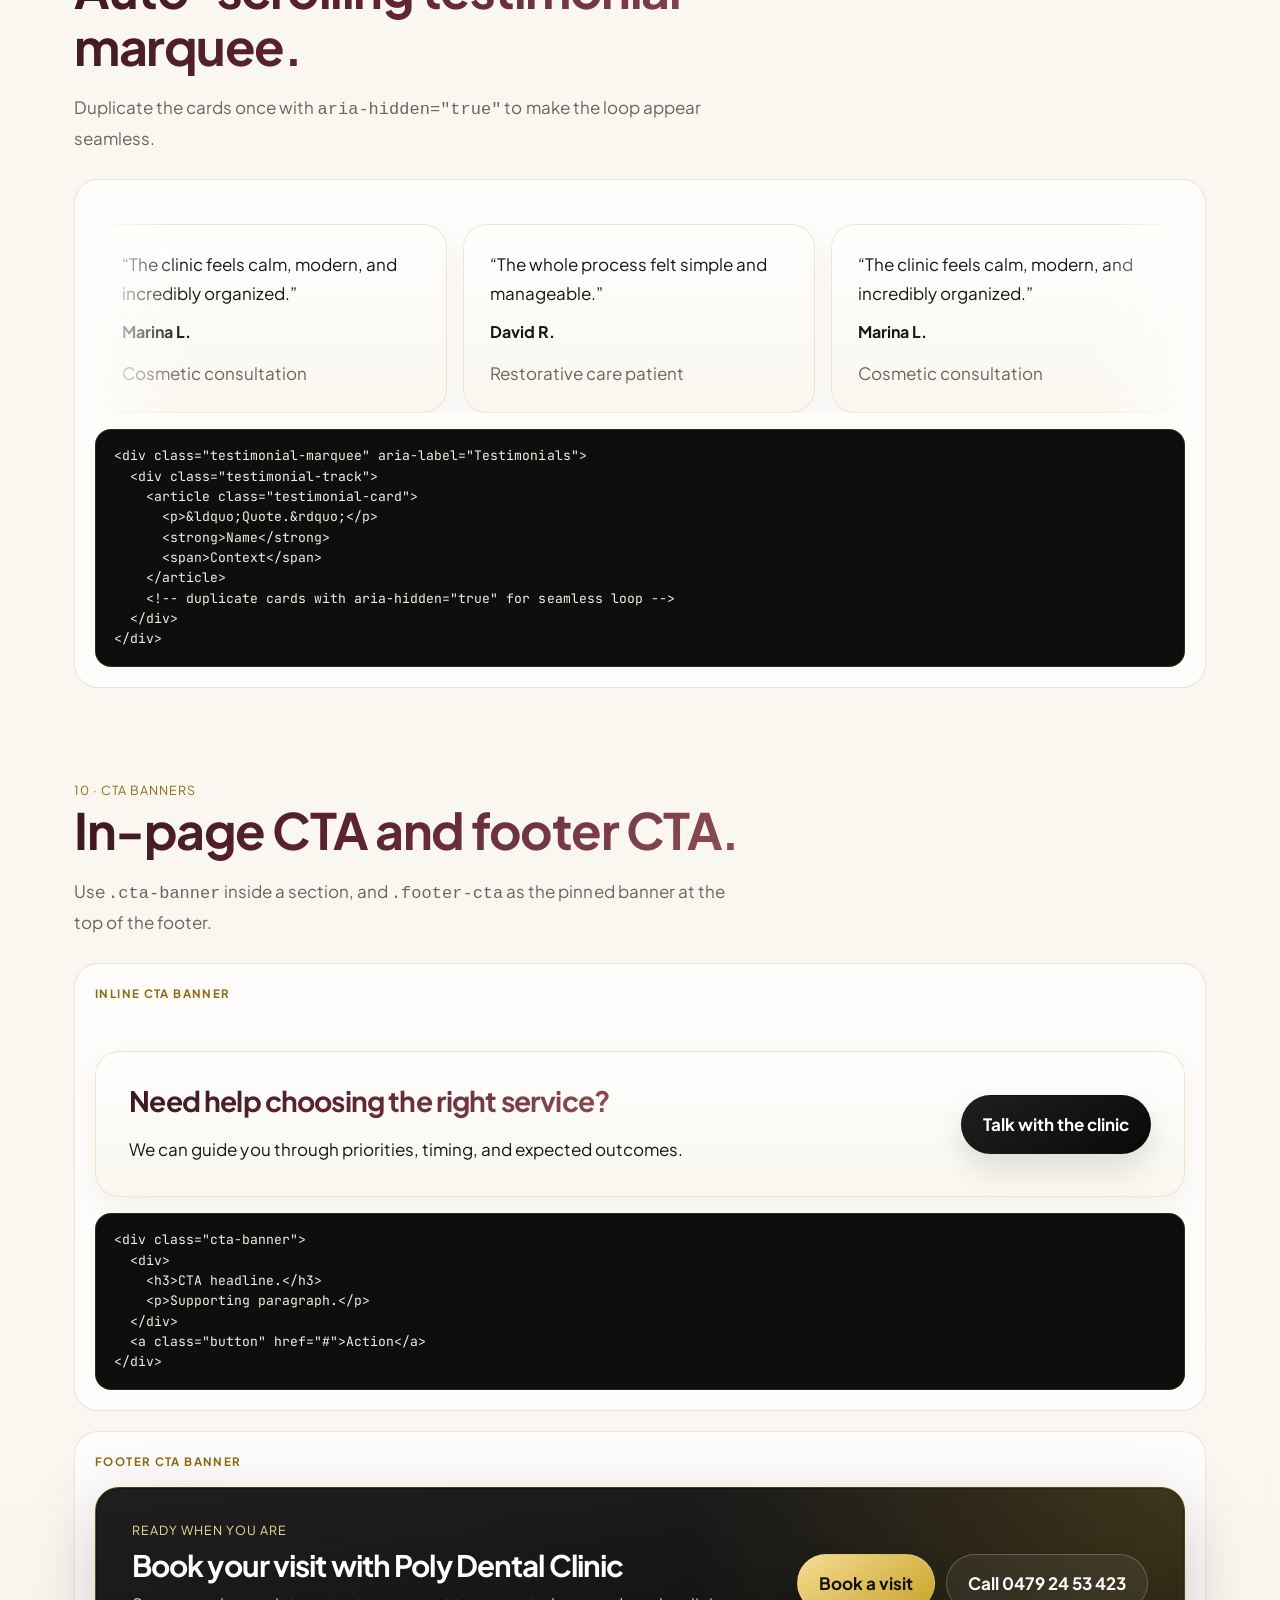
<file: styleguide.html>
<!DOCTYPE html>
<html lang="en">
  <head>
    <meta charset="UTF-8" />
    <meta name="viewport" content="width=device-width, initial-scale=1.0" />
    <title>Style Guide | Poly Dental Clinic</title>
    <meta name="description" content="Internal component and usage guide for the Poly Dental Clinic site." />
    <meta name="robots" content="noindex,nofollow" />
    <link rel="icon" href="assets/images/favicon.svg" type="image/svg+xml" />
    <link rel="preconnect" href="https://fonts.googleapis.com" />
    <link rel="preconnect" href="https://fonts.gstatic.com" crossorigin />
    <link
      href="https://fonts.googleapis.com/css2?family=Allura&family=JetBrains+Mono:wght@400;500&family=Plus+Jakarta+Sans:wght@400;500;600;700;800&display=swap"
      rel="stylesheet"
    />

   
    <link rel="stylesheet" href="assets/css/styles.css" />
    <script>document.documentElement.classList.add('js');</script>
    <style>
      .sg-toc {
        display: flex;
        flex-wrap: wrap;
        gap: 0.5rem;
        margin-top: 1.25rem;
      }
      .sg-toc a {
        padding: 0.45rem 0.8rem;
        border-radius: 999px;
        background: rgba(17, 17, 17, 0.05);
        border: 1px solid rgba(201, 162, 39, 0.22);
        font-size: 0.85rem;
        font-weight: 600;
        color: var(--text);
      }
      .sg-toc a:hover {
        background: rgba(201, 162, 39, 0.14);
      }
      .sg-block {
        display: grid;
        gap: 1rem;
        margin-top: 1.5rem;
        padding: 1.25rem;
        border-radius: var(--radius-lg);
        border: 1px solid var(--border);
        background: rgba(255, 255, 255, 0.7);
      }
      .sg-block + .sg-block {
        margin-top: 1.25rem;
      }
      .sg-label {
        font-size: 0.72rem;
        letter-spacing: 0.12em;
        text-transform: uppercase;
        color: #8c6b10;
        font-weight: 700;
      }
      .sg-preview {
        display: grid;
        gap: 1rem;
        padding: 1.25rem;
        border-radius: var(--radius-md);
        background: linear-gradient(180deg, rgba(255, 253, 246, 0.92), rgba(251, 245, 229, 0.85));
        border: 1px dashed rgba(201, 162, 39, 0.4);
      }
      .sg-preview.is-dark {
        background: linear-gradient(180deg, #161616, #0a0a0a);
        border-color: rgba(201, 162, 39, 0.4);
        color: #fff;
      }
      pre.sg-code {
        margin: 0;
        padding: 1rem 1.1rem;
        border-radius: var(--radius-md);
        background: #0e0e0e;
        color: #f5efe1;
        font-family: "JetBrains Mono", Menlo, Consolas, monospace;
        font-size: 0.82rem;
        line-height: 1.55;
        overflow-x: auto;
        border: 1px solid rgba(201, 162, 39, 0.18);
      }
      .sg-swatches {
        display: grid;
        grid-template-columns: repeat(auto-fit, minmax(8rem, 1fr));
        gap: 0.85rem;
      }
      .sg-swatch {
        display: grid;
        gap: 0.3rem;
        padding: 0.75rem;
        border-radius: var(--radius-md);
        border: 1px solid rgba(17, 17, 17, 0.08);
        background: rgba(255, 255, 255, 0.7);
        font-size: 0.8rem;
      }
      .sg-swatch-chip {
        height: 3rem;
        border-radius: 10px;
        border: 1px solid rgba(17, 17, 17, 0.06);
      }
      .sg-swatch code {
        font-family: "JetBrains Mono", Menlo, Consolas, monospace;
        font-size: 0.75rem;
        color: var(--text-muted);
      }
      .sg-type-row {
        display: grid;
        gap: 0.35rem;
        padding-bottom: 0.75rem;
        border-bottom: 1px solid rgba(17, 17, 17, 0.06);
      }
      .sg-type-row:last-child {
        border-bottom: 0;
      }
      .sg-type-meta {
        font-family: "JetBrains Mono", Menlo, Consolas, monospace;
        font-size: 0.75rem;
        color: var(--text-muted);
      }

      /* ---- Imagery showcase ---- */
      .sg-img-grid {
        display: grid;
        grid-template-columns: repeat(auto-fit, minmax(180px, 1fr));
        gap: 1rem;
      }
      .sg-img-card {
        position: relative;
        aspect-ratio: 4 / 5;
        border-radius: var(--radius-md);
        overflow: hidden;
        background: linear-gradient(135deg, #1a1a1a, #2c2418);
        box-shadow: var(--shadow-soft);
      }
      .sg-img-card img {
        width: 100%;
        height: 100%;
        object-fit: cover;
        transition: transform 0.6s ease, filter 0.6s ease;
      }
      .sg-img-card:hover img {
        transform: scale(1.06);
        filter: brightness(0.85);
      }
      .sg-img-overlay {
        position: absolute;
        inset: auto 0 0 0;
        padding: 1rem;
        color: #fff;
        background: linear-gradient(180deg, transparent, rgba(0, 0, 0, 0.75));
        display: grid;
        gap: 0.2rem;
      }
      .sg-img-overlay strong {
        font-size: 0.95rem;
        letter-spacing: -0.01em;
      }
      .sg-img-overlay span {
        font-size: 0.75rem;
        letter-spacing: 0.1em;
        text-transform: uppercase;
        color: var(--gold-soft);
      }
      .sg-img-tag {
        position: absolute;
        top: 0.75rem;
        left: 0.75rem;
        padding: 0.3rem 0.6rem;
        font-size: 0.7rem;
        font-weight: 700;
        letter-spacing: 0.1em;
        text-transform: uppercase;
        border-radius: 999px;
        background: rgba(255, 255, 255, 0.85);
        color: #111;
        backdrop-filter: blur(6px);
      }

      .sg-mosaic {
        display: grid;
        grid-template-columns: repeat(4, 1fr);
        grid-auto-rows: 110px;
        gap: 0.75rem;
      }
      .sg-mosaic-tile {
        border-radius: var(--radius-md);
        background-size: cover;
        background-position: center;
        box-shadow: var(--shadow-soft);
        position: relative;
        overflow: hidden;
      }
      .sg-mosaic-tile::after {
        content: attr(data-label);
        position: absolute;
        left: 0.6rem;
        bottom: 0.45rem;
        padding: 0.2rem 0.55rem;
        font-size: 0.7rem;
        font-weight: 700;
        letter-spacing: 0.1em;
        text-transform: uppercase;
        border-radius: 999px;
        background: rgba(0, 0, 0, 0.55);
        color: #fff;
      }
      .sg-mosaic-tile.is-wide { grid-column: span 2; }
      .sg-mosaic-tile.is-tall { grid-row: span 2; }
      .sg-mosaic-a { background: linear-gradient(135deg, #1f1d18, #46371a); }
      .sg-mosaic-b { background: linear-gradient(135deg, #e7d08b, #c9a227); }
      .sg-mosaic-c { background: linear-gradient(135deg, #2b2b2b, #111); }
      .sg-mosaic-d { background: linear-gradient(135deg, #f6e8b9, #f9f3e1); color: #111; }
      .sg-mosaic-e { background: linear-gradient(135deg, #c9a227, #8c6b10); }
      .sg-mosaic-f { background: linear-gradient(135deg, #303030, #161616); }

      /* ---- Before / After slider ---- */
      .sg-ba {
        position: relative;
        border-radius: var(--radius-md);
        overflow: hidden;
        aspect-ratio: 16 / 9;
        box-shadow: var(--shadow-soft);
        --ba: 50%;
      }
      .sg-ba-img {
        position: absolute;
        inset: 0;
        width: 100%;
        height: 100%;
        background-size: cover;
        background-position: center;
      }
      .sg-ba-before { background: linear-gradient(135deg, #2a2a2a, #5b5040); }
      .sg-ba-after  {
        background: linear-gradient(135deg, #f6e8b9, #c9a227);
        clip-path: inset(0 calc(100% - var(--ba)) 0 0);
      }
      .sg-ba-label {
        position: absolute;
        top: 0.75rem;
        padding: 0.3rem 0.65rem;
        border-radius: 999px;
        background: rgba(0, 0, 0, 0.55);
        color: #fff;
        font-size: 0.7rem;
        letter-spacing: 0.12em;
        text-transform: uppercase;
        font-weight: 700;
      }
      .sg-ba-label.is-before { left: 0.75rem; }
      .sg-ba-label.is-after  { right: 0.75rem; background: rgba(201, 162, 39, 0.92); color: #111; }
      .sg-ba-handle {
        position: absolute;
        top: 0;
        bottom: 0;
        left: var(--ba);
        width: 2px;
        background: #fff;
        transform: translateX(-1px);
        box-shadow: 0 0 0 1px rgba(0, 0, 0, 0.2);
        pointer-events: none;
      }
      .sg-ba-handle::after {
        content: "\2194";
        position: absolute;
        top: 50%;
        left: 50%;
        transform: translate(-50%, -50%);
        width: 2rem;
        height: 2rem;
        border-radius: 50%;
        background: #fff;
        color: #111;
        display: grid;
        place-items: center;
        font-weight: 700;
        box-shadow: var(--shadow-soft);
      }
      .sg-ba-input {
        position: absolute;
        inset: 0;
        width: 100%;
        height: 100%;
        opacity: 0;
        cursor: ew-resize;
        margin: 0;
      }

      /* ---- Sales funnel ---- */
      .sg-funnel {
        display: grid;
        gap: 0.5rem;
        align-items: center;
        justify-items: center;
      }
      .sg-funnel-step {
        width: 100%;
        max-width: 540px;
        padding: 1rem 1.25rem;
        border-radius: var(--radius-md);
        background: linear-gradient(135deg, rgba(201, 162, 39, 0.95), rgba(140, 107, 16, 0.95));
        color: #fff;
        display: grid;
        grid-template-columns: auto 1fr auto;
        align-items: center;
        gap: 0.85rem;
        box-shadow: var(--shadow-soft);
      }
      .sg-funnel-step + .sg-funnel-step { max-width: 480px; }
      .sg-funnel-step:nth-child(3) { max-width: 400px; }
      .sg-funnel-step:nth-child(4) { max-width: 320px; }
      .sg-funnel-step:nth-child(5) {
        max-width: 240px;
        background: linear-gradient(135deg, #161616, #2a2418);
      }
      .sg-funnel-step h4 {
        margin: 0;
        font-size: 0.95rem;
        letter-spacing: -0.01em;
      }
      .sg-funnel-step p {
        margin: 0.1rem 0 0;
        font-size: 0.78rem;
        opacity: 0.85;
      }
      .sg-funnel-num {
        width: 2rem;
        height: 2rem;
        border-radius: 50%;
        background: rgba(255, 255, 255, 0.18);
        display: grid;
        place-items: center;
        font-weight: 800;
        font-size: 0.9rem;
      }
      .sg-funnel-pct {
        font-family: "JetBrains Mono", Menlo, Consolas, monospace;
        font-size: 0.8rem;
        font-weight: 700;
        background: rgba(255, 255, 255, 0.18);
        padding: 0.25rem 0.55rem;
        border-radius: 999px;
      }

      /* ---- Promo banner ---- */
      .sg-promo-banner {
        position: relative;
        border-radius: var(--radius-lg);
        padding: 2rem clamp(1.5rem, 4vw, 3rem);
        color: #fff;
        background:
          radial-gradient(circle at 18% 22%, rgba(201, 162, 39, 0.45), transparent 55%),
          radial-gradient(circle at 80% 80%, rgba(255, 255, 255, 0.12), transparent 60%),
          linear-gradient(135deg, #0e0e0e 0%, #1c1a14 60%, #2b2210 100%);
        display: grid;
        grid-template-columns: 1fr auto;
        align-items: center;
        gap: 1.5rem;
        overflow: hidden;
      }
      .sg-promo-banner::before {
        content: "MEGA SALE";
        position: absolute;
        right: -2rem;
        bottom: -1.5rem;
        font-family: var(--display-font);
        font-size: clamp(4rem, 10vw, 8rem);
        font-weight: 800;
        color: rgba(201, 162, 39, 0.12);
        letter-spacing: -0.05em;
        pointer-events: none;
      }
      .sg-promo-eyebrow {
        display: inline-block;
        padding: 0.3rem 0.7rem;
        font-size: 0.7rem;
        font-weight: 700;
        letter-spacing: 0.14em;
        text-transform: uppercase;
        border-radius: 999px;
        background: rgba(201, 162, 39, 0.25);
        color: var(--gold-soft);
        margin-bottom: 0.7rem;
      }
      .sg-promo-title {
        font-family: var(--display-font);
        font-size: clamp(1.8rem, 3.4vw, 2.8rem);
        line-height: 1.05;
        letter-spacing: -0.03em;
        margin: 0 0 0.6rem;
      }
      .sg-promo-title em {
        font-style: normal;
        background: linear-gradient(90deg, #f6e8b9, #c9a227);
        -webkit-background-clip: text;
        background-clip: text;
        color: transparent;
      }
      .sg-promo-sub {
        margin: 0 0 1rem;
        color: rgba(255, 255, 255, 0.78);
        max-width: 36rem;
      }
      .sg-promo-cta {
        display: inline-flex;
        align-items: center;
        gap: 0.5rem;
        padding: 0.85rem 1.4rem;
        border-radius: 999px;
        background: var(--gold);
        color: #111;
        font-weight: 700;
        text-decoration: none;
        box-shadow: 0 10px 24px rgba(201, 162, 39, 0.35);
      }
      .sg-promo-meta {
        display: grid;
        gap: 0.4rem;
        text-align: right;
        position: relative;
        z-index: 1;
      }
      .sg-promo-discount {
        font-family: var(--display-font);
        font-size: clamp(3rem, 6vw, 4.5rem);
        font-weight: 800;
        line-height: 1;
        background: linear-gradient(180deg, #fff, #c9a227);
        -webkit-background-clip: text;
        background-clip: text;
        color: transparent;
      }
      .sg-promo-meta small {
        font-size: 0.75rem;
        letter-spacing: 0.18em;
        text-transform: uppercase;
        color: rgba(255, 255, 255, 0.7);
      }

      /* ---- Offer cards ---- */
      .sg-offers {
        display: grid;
        grid-template-columns: repeat(auto-fit, minmax(220px, 1fr));
        gap: 1rem;
      }
      .sg-offer-card {
        position: relative;
        padding: 1.4rem;
        border-radius: var(--radius-md);
        border: 1px solid rgba(201, 162, 39, 0.25);
        background: linear-gradient(180deg, #ffffff, #fbf4dc);
        overflow: hidden;
        display: grid;
        gap: 0.5rem;
      }
      .sg-offer-card.is-dark {
        background: linear-gradient(180deg, #161616, #2a2210);
        color: #fff;
        border-color: rgba(201, 162, 39, 0.4);
      }
      .sg-offer-ribbon {
        position: absolute;
        top: 0.85rem;
        right: -2.5rem;
        transform: rotate(35deg);
        background: var(--gold);
        color: #111;
        padding: 0.25rem 3rem;
        font-size: 0.7rem;
        font-weight: 800;
        letter-spacing: 0.14em;
        text-transform: uppercase;
        box-shadow: 0 4px 10px rgba(0, 0, 0, 0.15);
      }
      .sg-offer-price {
        font-family: var(--display-font);
        font-size: 1.9rem;
        font-weight: 800;
        letter-spacing: -0.02em;
        line-height: 1;
      }
      .sg-offer-price small {
        font-size: 0.85rem;
        font-weight: 600;
        color: var(--text-muted);
        text-decoration: line-through;
        margin-left: 0.5rem;
      }
      .sg-offer-card.is-dark .sg-offer-price small { color: rgba(255, 255, 255, 0.55); }
      .sg-offer-list {
        margin: 0.3rem 0 0;
        padding: 0;
        list-style: none;
        display: grid;
        gap: 0.4rem;
        font-size: 0.88rem;
        color: var(--text-muted);
      }
      .sg-offer-card.is-dark .sg-offer-list { color: rgba(255, 255, 255, 0.8); }
      .sg-offer-list li::before {
        content: "\2713  ";
        color: var(--gold);
        font-weight: 800;
      }

      /* ---- Pricing tiers ---- */
      .sg-pricing {
        display: grid;
        grid-template-columns: repeat(auto-fit, minmax(220px, 1fr));
        gap: 1rem;
      }
      .sg-tier {
        padding: 1.5rem;
        border-radius: var(--radius-lg);
        border: 1px solid var(--border);
        background: rgba(255, 255, 255, 0.9);
        display: grid;
        gap: 0.8rem;
        box-shadow: var(--shadow-soft);
      }
      .sg-tier.is-featured {
        background: linear-gradient(180deg, #fff8e2, #f6e8b9);
        border-color: rgba(201, 162, 39, 0.5);
        transform: translateY(-6px);
      }
      .sg-tier h4 {
        margin: 0;
        font-size: 0.85rem;
        letter-spacing: 0.14em;
        text-transform: uppercase;
        color: #8c6b10;
      }
      .sg-tier-price {
        font-family: var(--display-font);
        font-size: 2.2rem;
        font-weight: 800;
        letter-spacing: -0.02em;
      }
      .sg-tier-price span {
        font-size: 0.9rem;
        font-weight: 500;
        color: var(--text-muted);
      }
      .sg-tier ul {
        margin: 0;
        padding-left: 1.1rem;
        font-size: 0.9rem;
        color: var(--text-muted);
        display: grid;
        gap: 0.35rem;
      }

      /* ---- Badges ---- */
      .sg-badges {
        display: flex;
        flex-wrap: wrap;
        gap: 0.6rem;
        align-items: center;
      }
      .sg-badge {
        display: inline-flex;
        align-items: center;
        gap: 0.35rem;
        padding: 0.3rem 0.7rem;
        font-size: 0.72rem;
        font-weight: 800;
        letter-spacing: 0.14em;
        text-transform: uppercase;
        border-radius: 999px;
      }
      .sg-badge-sale  { background: #c9a227; color: #111; }
      .sg-badge-new   { background: #111; color: #fff; }
      .sg-badge-hot   { background: linear-gradient(90deg, #d94f2a, #c9a227); color: #fff; }
      .sg-badge-soft  { background: rgba(201, 162, 39, 0.15); color: #8c6b10; }
      .sg-badge-outline {
        background: transparent;
        color: var(--accent-dark);
        border: 1px solid rgba(17, 17, 17, 0.2);
      }
      .sg-badge-dot {
        width: 6px;
        height: 6px;
        border-radius: 50%;
        background: currentColor;
        display: inline-block;
      }

      /* ---- Countdown ---- */
      .sg-countdown {
        display: grid;
        grid-template-columns: repeat(4, minmax(0, 1fr));
        gap: 0.6rem;
        max-width: 460px;
      }
      .sg-count-cell {
        padding: 0.9rem 0.5rem;
        border-radius: var(--radius-md);
        background: linear-gradient(180deg, #161616, #0a0a0a);
        color: #fff;
        text-align: center;
        box-shadow: var(--shadow-soft);
        border: 1px solid rgba(201, 162, 39, 0.25);
      }
      .sg-count-num {
        display: block;
        font-family: var(--display-font);
        font-size: clamp(1.6rem, 3vw, 2.2rem);
        font-weight: 800;
        letter-spacing: -0.02em;
        background: linear-gradient(180deg, #fff, #e7d08b);
        -webkit-background-clip: text;
        background-clip: text;
        color: transparent;
      }
      .sg-count-label {
        font-size: 0.65rem;
        letter-spacing: 0.18em;
        text-transform: uppercase;
        color: rgba(255, 255, 255, 0.6);
      }

      /* ---- Lead capture ---- */
      .sg-lead {
        border-radius: var(--radius-lg);
        padding: 1.5rem;
        background: linear-gradient(135deg, #fff8e2, #fbfaf7);
        border: 1px solid rgba(201, 162, 39, 0.3);
        display: grid;
        grid-template-columns: 1fr auto;
        align-items: center;
        gap: 1rem;
      }
      .sg-lead h4 { margin: 0 0 0.25rem; }
      .sg-lead p { margin: 0; color: var(--text-muted); font-size: 0.9rem; }
      .sg-lead-form {
        display: flex;
        gap: 0.5rem;
        align-items: stretch;
      }
      .sg-lead-form input {
        padding: 0.7rem 0.9rem;
        border-radius: 999px;
        border: 1px solid rgba(17, 17, 17, 0.15);
        background: #fff;
        min-width: 220px;
      }
      .sg-lead-form button {
        padding: 0.7rem 1.2rem;
        border-radius: 999px;
        border: 0;
        background: var(--accent-dark);
        color: #fff;
        font-weight: 700;
        cursor: pointer;
      }
      .sg-lead-form button:hover { background: #2a2410; }

      @media (max-width: 760px) {
        .sg-mosaic { grid-template-columns: repeat(2, 1fr); grid-auto-rows: 120px; }
        .sg-promo-banner { grid-template-columns: 1fr; }
        .sg-promo-meta { text-align: left; }
        .sg-funnel-step,
        .sg-funnel-step + .sg-funnel-step,
        .sg-funnel-step:nth-child(3),
        .sg-funnel-step:nth-child(4),
        .sg-funnel-step:nth-child(5) { max-width: 100%; }
        .sg-lead { grid-template-columns: 1fr; }
        .sg-lead-form { flex-direction: column; }
        .sg-lead-form input { min-width: 0; width: 100%; }
      }
    </style>
  </head>
  <body>
    <a class="skip-link" href="#main">Skip to content</a>
    <header class="site-header">
      <div class="nav-shell">
        <a class="brand" href="index.html" aria-label="Poly Dental Clinic home">
          <img class="brand-mark" src="assets/images/PD_LogoMark.svg" alt="Poly Dental Clinic logo" />
          <span class="brand-copy">
            <strong>Poly Dental Clinic</strong>
          </span>
        </a>
        <button
          class="mobile-toggle"
          type="button"
          aria-label="Toggle navigation menu"
          aria-expanded="false"
          aria-controls="primary-nav"
          data-mobile-toggle
        >
          <span class="mobile-toggle-line" aria-hidden="true"></span>
          <span class="mobile-toggle-line" aria-hidden="true"></span>
          <span class="mobile-toggle-line" aria-hidden="true"></span>
        </button>
        <nav>
          <div class="nav-links" id="primary-nav" data-nav-links>
            <a href="index.html">Home</a>
            <a href="services.html">Services</a>
            <a href="gallery.html">Gallery</a>
            <a href="contact.html">Contact</a>
          </div>
        </nav>
      </div>
    </header>

    <main id="main">
      <section class="page-intro">
        <div class="section-shell page-intro-grid">
          <div class="page-intro-copy">
            <span class="eyebrow">Internal reference</span>
            <h1>Site components and usage guide.</h1>
            <p>
              Copy any markup snippet below into a page that links
              <code>assets/css/styles.css</code> and includes the inline
              <code>document.documentElement.classList.add('js')</code> bootstrap.
              These examples use the same shared styles, spacing, and visual language as the live site.
            </p>
            <div class="sg-toc">
              <a href="#foundations">Foundations</a>
              <a href="#typography">Typography</a>
              <a href="#buttons">Buttons</a>
              <a href="#chips">Chips &amp; Eyebrows</a>
              <a href="#layout">Layout shells</a>
              <a href="#hero">Hero sections</a>
              <a href="#page-intro">Page intro</a>
              <a href="#cards">Cards</a>
              <a href="#story">Story panel</a>
              <a href="#testimonials">Testimonials</a>
              <a href="#cta">CTA banners</a>
              <a href="#forms">Forms</a>
              <a href="#imagery">Imagery</a>
              <a href="#funnel">Sales funnel</a>
              <a href="#promotions">Promotions</a>
              <a href="#pricing">Pricing</a>
              <a href="#badges">Badges</a>
              <a href="#countdown">Countdown</a>
              <a href="#lead">Lead capture</a>
              <a href="#footer">Footer</a>
            </div>
          </div>
          <div class="page-intro-panel">
            <div class="page-intro-details">
              <article class="intro-detail-card intro-detail-accent">
                <span class="section-label">Stack</span>
                <h3>Pure HTML, CSS, JS</h3>
                <p>No build step. Every component is a copy-paste block that respects the design tokens defined in <code>:root</code>.</p>
              </article>
              <article class="intro-detail-card">
                <span class="section-label">Tokens</span>
                <h3>Tokens drive everything</h3>
                <p>Colors, radii, gutters, and shadows come from CSS variables, so theming is centralized.</p>
              </article>
            </div>
          </div>
        </div>
      </section>

      <!-- ============================================================ -->
      <section class="section" id="foundations">
        <div class="section-shell">
          <div class="section-head">
            <div class="section-copy">
              <span class="section-label">01 &middot; Foundations</span>
              <h2>Design tokens.</h2>
              <p class="section-lead">All colors and spacing read from CSS custom properties on <code>:root</code>. Override them in a single place to retheme the site.</p>
            </div>
          </div>

          <div class="sg-block">
            <span class="sg-label">Color palette</span>
            <div class="sg-swatches">
              <div class="sg-swatch"><div class="sg-swatch-chip" style="background:#fbfaf7"></div><strong>Background</strong><code>--bg</code></div>
              <div class="sg-swatch"><div class="sg-swatch-chip" style="background:#f5f1e8"></div><strong>Elevated</strong><code>--bg-elevated</code></div>
              <div class="sg-swatch"><div class="sg-swatch-chip" style="background:#171717"></div><strong>Text / Accent</strong><code>--text / --accent-dark</code></div>
              <div class="sg-swatch"><div class="sg-swatch-chip" style="background:#6b655c"></div><strong>Muted</strong><code>--text-muted</code></div>
              <div class="sg-swatch"><div class="sg-swatch-chip" style="background:#c9a227"></div><strong>Gold</strong><code>--gold</code></div>
              <div class="sg-swatch"><div class="sg-swatch-chip" style="background:#e7d08b"></div><strong>Gold soft</strong><code>--gold-soft</code></div>
            </div>
            <pre class="sg-code">:root {
  --bg: #fbfaf7;
  --text: #171717;
  --text-muted: #6b655c;
  --gold: #c9a227;
  --accent-dark: #111111;
  --container: 1180px;
  --gutter: clamp(1rem, 2.5vw, 1.5rem);
  --radius-lg: 24px;
  --radius-md: 16px;
}</pre>
          </div>
        </div>
      </section>

      <!-- ============================================================ -->
      <section class="section" id="typography">
        <div class="section-shell">
          <div class="section-head">
            <div class="section-copy">
              <span class="section-label">02 &middot; Typography</span>
              <h2>Headlines and body.</h2>
              <p class="section-lead">All headings auto-scale with <code>clamp()</code> and use <code>text-wrap: balance</code> for editorial line breaks.</p>
            </div>
          </div>

          <div class="sg-block">
            <div class="sg-type-row">
              <h1>H1 &mdash; The premium headline.</h1>
              <span class="sg-type-meta">&lt;h1&gt; &middot; clamp(2.4rem, 5.4vw, 5.2rem)</span>
            </div>
            <div class="sg-type-row">
              <h2>H2 &mdash; Section headline.</h2>
              <span class="sg-type-meta">&lt;h2&gt; &middot; clamp(1.9rem, 4vw, 3.2rem)</span>
            </div>
            <div class="sg-type-row">
              <h3>H3 &mdash; Sub-section headline.</h3>
              <span class="sg-type-meta">&lt;h3&gt; &middot; clamp(1.5rem, 2.2vw, 2rem)</span>
            </div>
            <div class="sg-type-row">
              <p class="section-lead">Section lead. A longer, slightly muted paragraph used to support a section headline.</p>
              <span class="sg-type-meta">&lt;p class="section-lead"&gt;</span>
            </div>
            <div class="sg-type-row">
              <p>Body paragraph. Default site text uses Plus Jakarta Sans at roughly 17px with comfortable line-height for readability.</p>
              <span class="sg-type-meta">&lt;p&gt;</span>
            </div>
          </div>
        </div>
      </section>

      <!-- ============================================================ -->
      <section class="section" id="buttons">
        <div class="section-shell">
          <div class="section-head">
            <div class="section-copy">
              <span class="section-label">03 &middot; Buttons</span>
              <h2>Primary and secondary actions.</h2>
              <p class="section-lead">Use <code>.inline-actions</code> as the wrapper for stacked mobile behavior and full-width tap targets.</p>
            </div>
          </div>

          <div class="sg-block">
            <span class="sg-label">Preview</span>
            <div class="sg-preview">
              <div class="inline-actions">
                <a class="button" href="#">Primary action</a>
                <a class="button-secondary" href="#">Secondary action</a>
              </div>
            </div>
            <pre class="sg-code">&lt;div class="inline-actions"&gt;
  &lt;a class="button" href="#"&gt;Primary action&lt;/a&gt;
  &lt;a class="button-secondary" href="#"&gt;Secondary action&lt;/a&gt;
&lt;/div&gt;</pre>
          </div>
        </div>
      </section>

      <!-- ============================================================ -->
      <section class="section" id="chips">
        <div class="section-shell">
          <div class="section-head">
            <div class="section-copy">
              <span class="section-label">04 &middot; Chips &amp; eyebrows</span>
              <h2>Labels, eyebrows, and chips.</h2>
              <p class="section-lead">Small typographic anchors used above headings and inside hero copy.</p>
            </div>
          </div>

          <div class="sg-block">
            <span class="sg-label">Eyebrow</span>
            <div class="sg-preview">
              <span class="eyebrow">Modern dependable dental care</span>
            </div>
            <pre class="sg-code">&lt;span class="eyebrow"&gt;Modern dependable dental care&lt;/span&gt;</pre>
          </div>

          <div class="sg-block">
            <span class="sg-label">Section label</span>
            <div class="sg-preview">
              <span class="section-label">Section label</span>
            </div>
            <pre class="sg-code">&lt;span class="section-label"&gt;Section label&lt;/span&gt;</pre>
          </div>

          <div class="sg-block">
            <span class="sg-label">Chip row (landing points)</span>
            <div class="sg-preview">
              <div class="landing-points">
                <span>Digital diagnostics</span>
                <span>Cosmetic and family care</span>
                <span>Comfort-focused appointments</span>
              </div>
            </div>
            <pre class="sg-code">&lt;div class="landing-points"&gt;
  &lt;span&gt;Digital diagnostics&lt;/span&gt;
  &lt;span&gt;Cosmetic and family care&lt;/span&gt;
  &lt;span&gt;Comfort-focused appointments&lt;/span&gt;
&lt;/div&gt;</pre>
          </div>
        </div>
      </section>

      <!-- ============================================================ -->
      <section class="section" id="layout">
        <div class="section-shell">
          <div class="section-head">
            <div class="section-copy">
              <span class="section-label">05 &middot; Layout shells</span>
              <h2>Container and section shells.</h2>
              <p class="section-lead">Every page section wraps content in <code>.section-shell</code> to enforce the container width and the responsive gutter.</p>
            </div>
          </div>

          <div class="sg-block">
            <span class="sg-label">Section shell</span>
            <pre class="sg-code">&lt;section class="section"&gt;
  &lt;div class="section-shell"&gt;
    &lt;div class="section-head"&gt;
      &lt;div class="section-copy"&gt;
        &lt;span class="section-label"&gt;Eyebrow&lt;/span&gt;
        &lt;h2&gt;Section headline.&lt;/h2&gt;
        &lt;p class="section-lead"&gt;Supporting paragraph for the section.&lt;/p&gt;
      &lt;/div&gt;
    &lt;/div&gt;
    &lt;!-- section content here --&gt;
  &lt;/div&gt;
&lt;/section&gt;</pre>
          </div>
        </div>
      </section>

      <!-- ============================================================ -->
      <section class="section" id="hero">
        <div class="section-shell">
          <div class="section-head">
            <div class="section-copy">
              <span class="section-label">06 &middot; Hero sections</span>
              <h2>Hero variations built from the shared stylesheet.</h2>
              <p class="section-lead">Use these patterns when a page needs a stronger first impression. Each example is designed to feel consistent with the current homepage and inner-page structure.</p>
            </div>
          </div>

          <div class="sg-block">
            <span class="sg-label">Variation one &mdash; editorial split hero</span>
            <div class="sg-preview">
              <section class="hero" style="padding:0;">
                <div class="section-shell hero-grid">
                  <div class="hero-copy">
                    <span class="eyebrow">Patient-first dentistry</span>
                    <h2>Modern care that feels calm from the first impression.</h2>
                    <p>Pair a confident headline with a short supporting paragraph and a clear CTA stack.</p>
                    <div class="inline-actions">
                      <a class="button" href="#">Book a visit</a>
                      <a class="button-secondary" href="#">Meet the team</a>
                    </div>
                    <div class="landing-points">
                      <span>Digital diagnostics</span>
                      <span>Comfort-led treatment</span>
                      <span>Transparent planning</span>
                    </div>
                  </div>
                  <div class="hero-card">
                    <div class="hero-card-content">
                      <div class="hero-image-frame">
                        <img src="assets/images/hero-clinic.jpeg" alt="Modern treatment suite" />
                      </div>
                      <div class="hero-stat-row">
                        <div class="hero-badge"><strong>98%</strong><br />patient satisfaction</div>
                        <div class="hero-badge"><strong>Same-week</strong><br />availability</div>
                        <div class="hero-badge"><strong>30+ yrs</strong><br />trusted care</div>
                      </div>
                    </div>
                  </div>
                </div>
              </section>
            </div>
            <pre class="sg-code">&lt;section class="hero"&gt;
  &lt;div class="section-shell hero-grid"&gt;
    &lt;div class="hero-copy"&gt;
      &lt;span class="eyebrow"&gt;Patient-first dentistry&lt;/span&gt;
      &lt;h2&gt;Modern care that feels calm from the first impression.&lt;/h2&gt;
      &lt;p&gt;Pair a confident headline with a short supporting paragraph and a clear CTA stack.&lt;/p&gt;
      &lt;div class="inline-actions"&gt;...&lt;/div&gt;
      &lt;div class="landing-points"&gt;...&lt;/div&gt;
    &lt;/div&gt;
    &lt;div class="hero-card"&gt;...&lt;/div&gt;
  &lt;/div&gt;
&lt;/section&gt;</pre>
          </div>

          <div class="sg-block">
            <span class="sg-label">Variation two &mdash; image-led home-style hero</span>
            <div class="sg-preview">
              <section class="page-intro home-intro">
                <div class="section-shell page-intro-grid">
                  <div class="page-intro-copy">
                    <span class="eyebrow">Designed around comfort</span>
                    <h2>Use imagery and a softer frame to create a premium first impression.</h2>
                    <p>Keep the copy concise, then let the visual anchor do the rest of the storytelling.</p>
                    <div class="inline-actions">
                      <a class="button" href="#">Discover the clinic</a>
                      <a class="button-secondary" href="#">View services</a>
                    </div>
                  </div>
                  <div class="page-intro-home">
                    <div class="page-intro-details">
                      <div class="hero-image-frame home-intro-image">
                        <img src="assets/images/PD_Logo.svg" alt="Brand-led hero illustration" />
                      </div>
                    </div>
                  </div>
                </div>
              </section>
            </div>
            <pre class="sg-code">&lt;section class="page-intro home-intro"&gt;
  &lt;div class="section-shell page-intro-grid"&gt;
    &lt;div class="page-intro-copy"&gt;...&lt;/div&gt;
    &lt;div class="page-intro-home"&gt;
      &lt;div class="page-intro-details"&gt;
        &lt;div class="hero-image-frame home-intro-image"&gt;...&lt;/div&gt;
      &lt;/div&gt;
    &lt;/div&gt;
  &lt;/div&gt;
&lt;/section&gt;</pre>
          </div>

          <div class="sg-block">
            <span class="sg-label">Variation three &mdash; dark panel hero</span>
            <div class="sg-preview is-dark">
              <section class="page-intro" style="padding:0;">
                <div class="section-shell page-intro-grid">
                  <div class="page-intro-copy">
                    <span class="eyebrow">A polished landing point</span>
                    <h2>Use a dark, elevated panel when you want the hero to feel more editorial.</h2>
                    <p>This version pairs the same content structure with a stronger contrast panel for supporting details.</p>
                    <div class="inline-actions">
                      <a class="button" href="#">Start your visit</a>
                      <a class="button-secondary" href="#">Read more</a>
                    </div>
                  </div>
                  <div class="page-intro-panel">
                    <div class="page-intro-details">
                      <article class="intro-detail-card">
                        <span class="section-label">Approach</span>
                        <h3>Clear communication at every step</h3>
                        <p>Keep the supporting content concise and useful so the hero stays easy to scan.</p>
                      </article>
                      <article class="intro-detail-card intro-detail-accent">
                        <span class="section-label">Outcome</span>
                        <h3>Thoughtful treatment planning</h3>
                        <p>Use this panel to frame one or two key differentiators without clutter.</p>
                      </article>
                    </div>
                  </div>
                </div>
              </section>
            </div>
            <pre class="sg-code">&lt;section class="page-intro"&gt;
  &lt;div class="section-shell page-intro-grid"&gt;
    &lt;div class="page-intro-copy"&gt;...&lt;/div&gt;
    &lt;div class="page-intro-panel"&gt;
      &lt;div class="page-intro-details"&gt;...&lt;/div&gt;
    &lt;/div&gt;
  &lt;/div&gt;
&lt;/section&gt;</pre>
          </div>
        </div>
      </section>

      <!-- ============================================================ -->
      <section class="section" id="page-intro">
        <div class="section-shell">
          <div class="section-head">
            <div class="section-copy">
              <span class="section-label">06 &middot; Page intro</span>
              <h2>The premium page-intro pattern.</h2>
              <p class="section-lead">Use this in place of a full hero on inner pages. Left side is editorial copy; right side is a dark detail panel.</p>
            </div>
          </div>

          <div class="sg-block">
            <span class="sg-label">Preview</span>
            <div class="page-intro-grid" style="padding:1rem;">
              <div class="page-intro-copy">
                <span class="eyebrow">About the clinic</span>
                <h2>Designed to feel modern, calm, and dependable.</h2>
                <p>Replace this copy with your page-specific introduction. Keep it short, confident, and supported by one or two CTAs.</p>
                <div class="inline-actions">
                  <a class="button" href="#">Primary CTA</a>
                  <a class="button-secondary" href="#">Secondary CTA</a>
                </div>
              </div>
              <div class="page-intro-panel">
                <div class="page-intro-details">
                  <article class="intro-detail-card">
                    <span class="section-label">Detail one</span>
                    <h3>Headline for detail card</h3>
                    <p>Short supporting paragraph for this detail card.</p>
                  </article>
                  <article class="intro-detail-card intro-detail-accent">
                    <span class="section-label">Detail two</span>
                    <h3>Accent variant card</h3>
                    <p>Use the accent variant to emphasize a primary detail.</p>
                  </article>
                </div>
              </div>
            </div>
            <pre class="sg-code">&lt;section class="page-intro"&gt;
  &lt;div class="section-shell page-intro-grid"&gt;
    &lt;div class="page-intro-copy"&gt;
      &lt;span class="eyebrow"&gt;Eyebrow&lt;/span&gt;
      &lt;h1&gt;Page headline.&lt;/h1&gt;
      &lt;p&gt;Supporting paragraph.&lt;/p&gt;
      &lt;div class="inline-actions"&gt;
        &lt;a class="button" href="#"&gt;Primary&lt;/a&gt;
        &lt;a class="button-secondary" href="#"&gt;Secondary&lt;/a&gt;
      &lt;/div&gt;
    &lt;/div&gt;
    &lt;div class="page-intro-panel"&gt;
      &lt;div class="page-intro-details"&gt;
        &lt;article class="intro-detail-card"&gt; ... &lt;/article&gt;
        &lt;article class="intro-detail-card intro-detail-accent"&gt; ... &lt;/article&gt;
      &lt;/div&gt;
    &lt;/div&gt;
  &lt;/div&gt;
&lt;/section&gt;</pre>
          </div>
        </div>
      </section>

      <!-- ============================================================ -->
      <section class="section" id="cards">
        <div class="section-shell">
          <div class="section-head">
            <div class="section-copy">
              <span class="section-label">07 &middot; Cards</span>
              <h2>Service, value, gallery, doctor, KPI.</h2>
              <p class="section-lead">All cards share the same border and shadow tokens for visual consistency.</p>
            </div>
          </div>

          <div class="sg-block">
            <span class="sg-label">Service card (use inside <code>.service-grid</code>)</span>
            <div class="sg-preview">
              <article class="service-card" style="max-width:22rem;">
                <div class="service-icon">01</div>
                <h3>Preventive Dentistry</h3>
                <p>Comprehensive exams, professional hygiene, digital x-rays, and preventive planning.</p>
                <div class="card-note">Designed for long-term oral health and early intervention.</div>
              </article>
            </div>
            <pre class="sg-code">&lt;article class="service-card"&gt;
  &lt;div class="service-icon"&gt;01&lt;/div&gt;
  &lt;h3&gt;Service name&lt;/h3&gt;
  &lt;p&gt;Service description paragraph.&lt;/p&gt;
  &lt;div class="card-note"&gt;Optional supporting note.&lt;/div&gt;
&lt;/article&gt;</pre>
          </div>

          <div class="sg-block">
            <span class="sg-label">Value card (use inside <code>.values-grid</code>)</span>
            <div class="sg-preview">
              <article class="value-card" style="max-width:22rem;">
                <h3>Transparent planning</h3>
                <p>Clear treatment roadmaps, digital previews, and no rushed decisions.</p>
              </article>
            </div>
            <pre class="sg-code">&lt;article class="value-card"&gt;
  &lt;h3&gt;Value name&lt;/h3&gt;
  &lt;p&gt;Short supporting line.&lt;/p&gt;
&lt;/article&gt;</pre>
          </div>

          <div class="sg-block">
            <span class="sg-label">Gallery card (use inside <code>.gallery-grid</code>)</span>
            <div class="sg-preview">
              <article class="gallery-card" style="max-width:22rem;">
                <div class="gallery-visual" data-label="Suite"></div>
                <div class="gallery-tag">Treatment environment</div>
                <h3>Private treatment suite</h3>
                <p>Comfort-oriented rooms designed to support calm consultations and procedures.</p>
              </article>
            </div>
            <pre class="sg-code">&lt;article class="gallery-card"&gt;
  &lt;div class="gallery-visual" data-label="Suite"&gt;&lt;/div&gt;
  &lt;div class="gallery-tag"&gt;Tag&lt;/div&gt;
  &lt;h3&gt;Card title&lt;/h3&gt;
  &lt;p&gt;Card description.&lt;/p&gt;
&lt;/article&gt;</pre>
          </div>

          <div class="sg-block">
            <span class="sg-label">Doctor card (use inside <code>.doctor-grid</code>)</span>
            <div class="sg-preview">
              <article class="doctor-card" style="max-width:18rem;">
                <img src="assets/images/doctor-placeholder.jpeg" alt="Doctor profile placeholder" />
                <div class="doctor-copy">
                  <span class="doctor-role">Lead cosmetic dentist</span>
                  <h3>Dr Amelia Hart</h3>
                  <p>Focuses on smile design, veneers, and conservative aesthetic treatment planning.</p>
                </div>
              </article>
            </div>
            <pre class="sg-code">&lt;article class="doctor-card"&gt;
  &lt;img src="..." alt="..." /&gt;
  &lt;div class="doctor-copy"&gt;
    &lt;span class="doctor-role"&gt;Role&lt;/span&gt;
    &lt;h3&gt;Doctor name&lt;/h3&gt;
    &lt;p&gt;Bio summary.&lt;/p&gt;
  &lt;/div&gt;
&lt;/article&gt;</pre>
          </div>

          <div class="sg-block">
            <span class="sg-label">KPI / stat card</span>
            <div class="sg-preview">
              <article class="kpi" style="max-width:14rem;">
                <div class="kpi-value">4.9</div>
                <div class="kpi-label">Average patient rating</div>
              </article>
            </div>
            <pre class="sg-code">&lt;article class="kpi"&gt;
  &lt;div class="kpi-value"&gt;4.9&lt;/div&gt;
  &lt;div class="kpi-label"&gt;Label text&lt;/div&gt;
&lt;/article&gt;</pre>
          </div>

          <div class="sg-block">
            <span class="sg-label">Intro detail card (dark variant, used inside <code>.page-intro-panel</code>)</span>
            <div class="sg-preview is-dark">
              <article class="intro-detail-card intro-detail-accent" style="max-width:22rem;">
                <span class="section-label">Approach</span>
                <h3>Clear, reassuring, and modern</h3>
                <p>Care plans are explained simply, appointments run smoothly, and every visit feels considered.</p>
              </article>
            </div>
            <pre class="sg-code">&lt;article class="intro-detail-card intro-detail-accent"&gt;
  &lt;span class="section-label"&gt;Label&lt;/span&gt;
  &lt;h3&gt;Card headline&lt;/h3&gt;
  &lt;p&gt;Supporting paragraph.&lt;/p&gt;
&lt;/article&gt;</pre>
          </div>
        </div>
      </section>

      <!-- ============================================================ -->
      <section class="section" id="story">
        <div class="section-shell">
          <div class="section-head">
            <div class="section-copy">
              <span class="section-label">08 &middot; Story panel</span>
              <h2>Two-up editorial story.</h2>
              <p class="section-lead">Use <code>.story-grid</code> with two <code>.story-panel</code> cards to deliver a long-form, side-by-side narrative.</p>
            </div>
          </div>

          <div class="sg-block">
            <div class="story-grid">
              <article class="story-panel">
                <h3>Simple to understand</h3>
                <p>Clear treatment plans, digital explanations, and calm conversations help patients know what to expect.</p>
                <div class="meta-list">
                  <div><span>Appointments</span>Efficient booking and responsive follow-up</div>
                  <div><span>Communication</span>Transparent explanations without jargon</div>
                </div>
              </article>
              <article class="story-panel">
                <h3>Designed for comfort</h3>
                <p>A warm environment, modern technology, and a patient-first workflow reduce stress.</p>
                <div class="meta-list">
                  <div><span>Environment</span>Calm interiors with black and gold accents</div>
                  <div><span>Care range</span>Preventive, cosmetic, restorative, and family dentistry</div>
                </div>
              </article>
            </div>
            <pre class="sg-code">&lt;div class="story-grid"&gt;
  &lt;article class="story-panel"&gt;
    &lt;h3&gt;Panel heading&lt;/h3&gt;
    &lt;p&gt;Paragraph copy.&lt;/p&gt;
    &lt;div class="meta-list"&gt;
      &lt;div&gt;&lt;span&gt;Label&lt;/span&gt;Value text&lt;/div&gt;
      &lt;div&gt;&lt;span&gt;Label&lt;/span&gt;Value text&lt;/div&gt;
    &lt;/div&gt;
  &lt;/article&gt;
  &lt;article class="story-panel"&gt; ... &lt;/article&gt;
&lt;/div&gt;</pre>
          </div>
        </div>
      </section>

      <!-- ============================================================ -->
      <section class="section" id="testimonials">
        <div class="section-shell">
          <div class="section-head">
            <div class="section-copy">
              <span class="section-label">09 &middot; Testimonials</span>
              <h2>Auto-scrolling testimonial marquee.</h2>
              <p class="section-lead">Duplicate the cards once with <code>aria-hidden="true"</code> to make the loop appear seamless.</p>
            </div>
          </div>

          <div class="sg-block">
            <div class="testimonial-marquee" aria-label="Testimonials">
              <div class="testimonial-track">
                <article class="testimonial-card">
                  <p>&ldquo;The clinic feels calm, modern, and incredibly organized.&rdquo;</p>
                  <strong>Marina L.</strong>
                  <span>Cosmetic consultation</span>
                </article>
                <article class="testimonial-card">
                  <p>&ldquo;The whole process felt simple and manageable.&rdquo;</p>
                  <strong>David R.</strong>
                  <span>Restorative care patient</span>
                </article>
                <article class="testimonial-card" aria-hidden="true">
                  <p>&ldquo;The clinic feels calm, modern, and incredibly organized.&rdquo;</p>
                  <strong>Marina L.</strong>
                  <span>Cosmetic consultation</span>
                </article>
                <article class="testimonial-card" aria-hidden="true">
                  <p>&ldquo;The whole process felt simple and manageable.&rdquo;</p>
                  <strong>David R.</strong>
                  <span>Restorative care patient</span>
                </article>
              </div>
            </div>
            <pre class="sg-code">&lt;div class="testimonial-marquee" aria-label="Testimonials"&gt;
  &lt;div class="testimonial-track"&gt;
    &lt;article class="testimonial-card"&gt;
      &lt;p&gt;&amp;ldquo;Quote.&amp;rdquo;&lt;/p&gt;
      &lt;strong&gt;Name&lt;/strong&gt;
      &lt;span&gt;Context&lt;/span&gt;
    &lt;/article&gt;
    &lt;!-- duplicate cards with aria-hidden="true" for seamless loop --&gt;
  &lt;/div&gt;
&lt;/div&gt;</pre>
          </div>
        </div>
      </section>

      <!-- ============================================================ -->
      <section class="section" id="cta">
        <div class="section-shell">
          <div class="section-head">
            <div class="section-copy">
              <span class="section-label">10 &middot; CTA banners</span>
              <h2>In-page CTA and footer CTA.</h2>
              <p class="section-lead">Use <code>.cta-banner</code> inside a section, and <code>.footer-cta</code> as the pinned banner at the top of the footer.</p>
            </div>
          </div>

          <div class="sg-block">
            <span class="sg-label">Inline CTA banner</span>
            <div class="cta-banner">
              <div>
                <h3>Need help choosing the right service?</h3>
                <p>We can guide you through priorities, timing, and expected outcomes.</p>
              </div>
              <a class="button" href="#">Talk with the clinic</a>
            </div>
            <pre class="sg-code">&lt;div class="cta-banner"&gt;
  &lt;div&gt;
    &lt;h3&gt;CTA headline.&lt;/h3&gt;
    &lt;p&gt;Supporting paragraph.&lt;/p&gt;
  &lt;/div&gt;
  &lt;a class="button" href="#"&gt;Action&lt;/a&gt;
&lt;/div&gt;</pre>
          </div>

          <div class="sg-block">
            <span class="sg-label">Footer CTA banner</span>
            <aside class="footer-cta" aria-label="Book a visit">
              <div class="footer-cta-copy">
                <span class="section-label">Ready when you are</span>
                <h3>Book your visit with Poly Dental Clinic</h3>
                <p>Same-week appointments, transparent treatment plans, and a calm clinic experience.</p>
              </div>
              <div class="footer-cta-actions">
                <a class="button" href="#">Book a visit</a>
                <a class="button-secondary" href="#">Call 0479 24 53 423</a>
              </div>
            </aside>
            <pre class="sg-code">&lt;aside class="footer-cta" aria-label="Book a visit"&gt;
  &lt;div class="footer-cta-copy"&gt;
    &lt;span class="section-label"&gt;Eyebrow&lt;/span&gt;
    &lt;h3&gt;Banner headline.&lt;/h3&gt;
    &lt;p&gt;Supporting line.&lt;/p&gt;
  &lt;/div&gt;
  &lt;div class="footer-cta-actions"&gt;
    &lt;a class="button" href="#"&gt;Primary&lt;/a&gt;
    &lt;a class="button-secondary" href="#"&gt;Secondary&lt;/a&gt;
  &lt;/div&gt;
&lt;/aside&gt;</pre>
          </div>
        </div>
      </section>

      <!-- ============================================================ -->
      <section class="section" id="forms">
        <div class="section-shell">
          <div class="section-head">
            <div class="section-copy">
              <span class="section-label">11 &middot; Forms</span>
              <h2>Form fields and validation states.</h2>
              <p class="section-lead">Add <code>data-contact-form</code> to the form and <code>data-form-status</code> to the status paragraph so the shared script handles validation.</p>
            </div>
          </div>

          <div class="sg-block">
            <form class="contact-form" onsubmit="event.preventDefault();">
              <div class="form-row">
                <div class="field">
                  <label for="sg-name">Full name</label>
                  <input id="sg-name" type="text" placeholder="Jane Doe" />
                </div>
                <div class="field">
                  <label for="sg-email">Email</label>
                  <input id="sg-email" type="email" placeholder="jane@example.com" />
                </div>
              </div>
              <div class="field">
                <label for="sg-msg">Message</label>
                <textarea id="sg-msg" rows="4" placeholder="How can we help?"></textarea>
              </div>
              <div class="field">
                <label for="sg-error">Error state preview</label>
                <input id="sg-error" type="text" class="is-invalid" aria-invalid="true" value="invalid value" />
              </div>
              <button class="button" type="submit">Send request</button>
              <p class="form-status is-error">Please check the highlighted fields and try again.</p>
              <p class="form-status is-success">Thanks. Your request was sent.</p>
            </form>
            <pre class="sg-code">&lt;form class="contact-form" data-contact-form novalidate&gt;
  &lt;div class="form-row"&gt;
    &lt;div class="field"&gt;
      &lt;label for="name"&gt;Full name&lt;/label&gt;
      &lt;input id="name" name="name" type="text" required aria-required="true" /&gt;
    &lt;/div&gt;
    &lt;div class="field"&gt;
      &lt;label for="email"&gt;Email&lt;/label&gt;
      &lt;input id="email" name="email" type="email" required aria-required="true" /&gt;
    &lt;/div&gt;
  &lt;/div&gt;
  &lt;div class="field"&gt;
    &lt;label for="message"&gt;Message&lt;/label&gt;
    &lt;textarea id="message" name="message" required aria-required="true"&gt;&lt;/textarea&gt;
  &lt;/div&gt;
  &lt;button class="button" type="submit"&gt;Send request&lt;/button&gt;
  &lt;p class="form-status" data-form-status role="status" aria-live="polite"&gt;&lt;/p&gt;
&lt;/form&gt;</pre>
          </div>
        </div>
      </section>

      <!-- ============================================================ -->
      <!-- ============================================================ -->
      <section class="section" id="imagery">
        <div class="section-shell">
          <div class="section-head">
            <div class="section-copy">
              <span class="section-label">Imagery</span>
              <h2>Image cards, mosaic, and before / after.</h2>
              <p class="section-lead">Visual building blocks for galleries, treatment showcases, and editorial layouts.</p>
            </div>
          </div>

          <div class="sg-block">
            <span class="sg-label">Hover image cards</span>
            <div class="sg-preview">
              <div class="sg-img-grid">
                <figure class="sg-img-card">
                  <img src="assets/images/hero-clinic.jpeg" alt="Treatment suite interior" />
                  <span class="sg-img-tag">New</span>
                  <figcaption class="sg-img-overlay">
                    <span>Interior</span>
                    <strong>Suite 02 &mdash; lounge</strong>
                  </figcaption>
                </figure>
                <figure class="sg-img-card">
                  <img src="assets/images/hero-home.jpeg" alt="Reception area visual" />
                  <span class="sg-img-tag">Featured</span>
                  <figcaption class="sg-img-overlay">
                    <span>Arrival</span>
                    <strong>Reception lounge</strong>
                  </figcaption>
                </figure>
                <figure class="sg-img-card">
                  <img src="assets/images/doctor-placeholder.jpeg" alt="Doctor portrait placeholder" />
                  <span class="sg-img-tag">Team</span>
                  <figcaption class="sg-img-overlay">
                    <span>Clinical</span>
                    <strong>Dr. M. Chen</strong>
                  </figcaption>
                </figure>
              </div>
            </div>
            <pre class="sg-code">&lt;figure class="sg-img-card"&gt;
  &lt;img src="..." alt="..." /&gt;
  &lt;span class="sg-img-tag"&gt;New&lt;/span&gt;
  &lt;figcaption class="sg-img-overlay"&gt;
    &lt;span&gt;Interior&lt;/span&gt;
    &lt;strong&gt;Suite 02&lt;/strong&gt;
  &lt;/figcaption&gt;
&lt;/figure&gt;</pre>
          </div>

          <div class="sg-block">
            <span class="sg-label">Mosaic gallery</span>
            <div class="sg-preview">
              <div class="sg-mosaic">
                <div class="sg-mosaic-tile sg-mosaic-a is-wide is-tall" data-label="Suite"></div>
                <div class="sg-mosaic-tile sg-mosaic-b" data-label="Smile"></div>
                <div class="sg-mosaic-tile sg-mosaic-c" data-label="Scan"></div>
                <div class="sg-mosaic-tile sg-mosaic-d is-wide" data-label="Reception"></div>
                <div class="sg-mosaic-tile sg-mosaic-e" data-label="Detail"></div>
                <div class="sg-mosaic-tile sg-mosaic-f" data-label="Team"></div>
              </div>
            </div>
            <pre class="sg-code">&lt;div class="sg-mosaic"&gt;
  &lt;div class="sg-mosaic-tile sg-mosaic-a is-wide is-tall" data-label="Suite"&gt;&lt;/div&gt;
  &lt;div class="sg-mosaic-tile sg-mosaic-b" data-label="Smile"&gt;&lt;/div&gt;
  ...
&lt;/div&gt;</pre>
          </div>

          <div class="sg-block">
            <span class="sg-label">Before / after slider</span>
            <div class="sg-preview">
              <div class="sg-ba" data-ba>
                <div class="sg-ba-img sg-ba-before"></div>
                <div class="sg-ba-img sg-ba-after"></div>
                <span class="sg-ba-label is-before">Before</span>
                <span class="sg-ba-label is-after">After</span>
                <div class="sg-ba-handle"></div>
                <input class="sg-ba-input" type="range" min="0" max="100" value="50" aria-label="Compare before and after" />
              </div>
            </div>
            <pre class="sg-code">&lt;div class="sg-ba" data-ba&gt;
  &lt;div class="sg-ba-img sg-ba-before"&gt;&lt;/div&gt;
  &lt;div class="sg-ba-img sg-ba-after"&gt;&lt;/div&gt;
  &lt;span class="sg-ba-label is-before"&gt;Before&lt;/span&gt;
  &lt;span class="sg-ba-label is-after"&gt;After&lt;/span&gt;
  &lt;div class="sg-ba-handle"&gt;&lt;/div&gt;
  &lt;input class="sg-ba-input" type="range" min="0" max="100" value="50" /&gt;
&lt;/div&gt;</pre>
          </div>
        </div>
      </section>

      <!-- ============================================================ -->
      <section class="section" id="funnel">
        <div class="section-shell">
          <div class="section-head">
            <div class="section-copy">
              <span class="section-label">Sales funnel</span>
              <h2>Stage-based conversion diagram.</h2>
              <p class="section-lead">Visualize the journey from visitor to booked patient with percentage drop-offs.</p>
            </div>
          </div>
          <div class="sg-block">
            <span class="sg-label">Funnel diagram</span>
            <div class="sg-preview">
              <div class="sg-funnel">
                <div class="sg-funnel-step">
                  <div class="sg-funnel-num">1</div>
                  <div>
                    <h4>Awareness</h4>
                    <p>Site visits, blog reads, social impressions</p>
                  </div>
                  <span class="sg-funnel-pct">100%</span>
                </div>
                <div class="sg-funnel-step">
                  <div class="sg-funnel-num">2</div>
                  <div>
                    <h4>Interest</h4>
                    <p>Service page views and gallery interactions</p>
                  </div>
                  <span class="sg-funnel-pct">62%</span>
                </div>
                <div class="sg-funnel-step">
                  <div class="sg-funnel-num">3</div>
                  <div>
                    <h4>Consideration</h4>
                    <p>Contact form started or pricing reviewed</p>
                  </div>
                  <span class="sg-funnel-pct">28%</span>
                </div>
                <div class="sg-funnel-step">
                  <div class="sg-funnel-num">4</div>
                  <div>
                    <h4>Intent</h4>
                    <p>Consultation request submitted</p>
                  </div>
                  <span class="sg-funnel-pct">11%</span>
                </div>
                <div class="sg-funnel-step">
                  <div class="sg-funnel-num">5</div>
                  <div>
                    <h4>Booked</h4>
                    <p>Appointment confirmed</p>
                  </div>
                  <span class="sg-funnel-pct">6%</span>
                </div>
              </div>
            </div>
            <pre class="sg-code">&lt;div class="sg-funnel"&gt;
  &lt;div class="sg-funnel-step"&gt;
    &lt;div class="sg-funnel-num"&gt;1&lt;/div&gt;
    &lt;div&gt;&lt;h4&gt;Awareness&lt;/h4&gt;&lt;p&gt;Site visits&lt;/p&gt;&lt;/div&gt;
    &lt;span class="sg-funnel-pct"&gt;100%&lt;/span&gt;
  &lt;/div&gt;
  ...
&lt;/div&gt;</pre>
          </div>
        </div>
      </section>

      <!-- ============================================================ -->
      <section class="section" id="promotions">
        <div class="section-shell">
          <div class="section-head">
            <div class="section-copy">
              <span class="section-label">Promotions</span>
              <h2>Big sale banners and offer cards.</h2>
              <p class="section-lead">Use sparingly for time-bound campaigns and seasonal offers.</p>
            </div>
          </div>

          <div class="sg-block">
            <span class="sg-label">Mega sale banner</span>
            <div class="sg-preview">
              <div class="sg-promo-banner">
                <div>
                  <span class="sg-promo-eyebrow">Limited time</span>
                  <h3 class="sg-promo-title">Spring smile <em>refresh sale</em></h3>
                  <p class="sg-promo-sub">Whitening, polish, and a digital scan bundle &mdash; available through May.</p>
                  <a href="#" class="sg-promo-cta">Claim offer &rarr;</a>
                </div>
                <div class="sg-promo-meta">
                  <span class="sg-promo-discount">35%</span>
                  <small>Off bundles</small>
                </div>
              </div>
            </div>
            <pre class="sg-code">&lt;div class="sg-promo-banner"&gt;
  &lt;div&gt;
    &lt;span class="sg-promo-eyebrow"&gt;Limited time&lt;/span&gt;
    &lt;h3 class="sg-promo-title"&gt;Spring smile &lt;em&gt;refresh sale&lt;/em&gt;&lt;/h3&gt;
    &lt;p class="sg-promo-sub"&gt;...&lt;/p&gt;
    &lt;a class="sg-promo-cta" href="#"&gt;Claim offer&lt;/a&gt;
  &lt;/div&gt;
  &lt;div class="sg-promo-meta"&gt;
    &lt;span class="sg-promo-discount"&gt;35%&lt;/span&gt;
    &lt;small&gt;Off bundles&lt;/small&gt;
  &lt;/div&gt;
&lt;/div&gt;</pre>
          </div>

          <div class="sg-block">
            <span class="sg-label">Offer cards with ribbon</span>
            <div class="sg-preview">
              <div class="sg-offers">
                <article class="sg-offer-card">
                  <span class="sg-offer-ribbon">Save 30%</span>
                  <h4>Whitening bundle</h4>
                  <div class="sg-offer-price">$199 <small>$285</small></div>
                  <ul class="sg-offer-list">
                    <li>In-clinic session</li>
                    <li>Take-home trays</li>
                    <li>Follow-up review</li>
                  </ul>
                </article>
                <article class="sg-offer-card is-dark">
                  <span class="sg-offer-ribbon">Best value</span>
                  <h4>Family checkup pack</h4>
                  <div class="sg-offer-price">$249 <small>$340</small></div>
                  <ul class="sg-offer-list">
                    <li>Up to 4 members</li>
                    <li>Digital x-rays included</li>
                    <li>Personalized plan</li>
                  </ul>
                </article>
                <article class="sg-offer-card">
                  <span class="sg-offer-ribbon">New</span>
                  <h4>Smile design preview</h4>
                  <div class="sg-offer-price">$89 <small>$150</small></div>
                  <ul class="sg-offer-list">
                    <li>Digital scan</li>
                    <li>3D smile preview</li>
                    <li>Written plan</li>
                  </ul>
                </article>
              </div>
            </div>
            <pre class="sg-code">&lt;article class="sg-offer-card"&gt;
  &lt;span class="sg-offer-ribbon"&gt;Save 30%&lt;/span&gt;
  &lt;h4&gt;Whitening bundle&lt;/h4&gt;
  &lt;div class="sg-offer-price"&gt;$199 &lt;small&gt;$285&lt;/small&gt;&lt;/div&gt;
  &lt;ul class="sg-offer-list"&gt;&lt;li&gt;In-clinic session&lt;/li&gt;&lt;/ul&gt;
&lt;/article&gt;</pre>
          </div>
        </div>
      </section>

      <!-- ============================================================ -->
      <section class="section" id="pricing">
        <div class="section-shell">
          <div class="section-head">
            <div class="section-copy">
              <span class="section-label">Pricing</span>
              <h2>Tier cards with featured highlight.</h2>
            </div>
          </div>
          <div class="sg-block">
            <span class="sg-label">Three-tier pricing</span>
            <div class="sg-preview">
              <div class="sg-pricing">
                <article class="sg-tier">
                  <h4>Essential</h4>
                  <div class="sg-tier-price">$79<span> / visit</span></div>
                  <ul>
                    <li>Exam &amp; cleaning</li>
                    <li>Oral health review</li>
                    <li>Email follow-up</li>
                  </ul>
                </article>
                <article class="sg-tier is-featured">
                  <h4>Recommended</h4>
                  <div class="sg-tier-price">$149<span> / visit</span></div>
                  <ul>
                    <li>Everything in Essential</li>
                    <li>Digital scan included</li>
                    <li>Priority booking</li>
                  </ul>
                </article>
                <article class="sg-tier">
                  <h4>Premium</h4>
                  <div class="sg-tier-price">$249<span> / visit</span></div>
                  <ul>
                    <li>Everything in Recommended</li>
                    <li>Smile design preview</li>
                    <li>Whitening session</li>
                  </ul>
                </article>
              </div>
            </div>
            <pre class="sg-code">&lt;article class="sg-tier is-featured"&gt;
  &lt;h4&gt;Recommended&lt;/h4&gt;
  &lt;div class="sg-tier-price"&gt;$149&lt;span&gt; / visit&lt;/span&gt;&lt;/div&gt;
  &lt;ul&gt;&lt;li&gt;...&lt;/li&gt;&lt;/ul&gt;
&lt;/article&gt;</pre>
          </div>
        </div>
      </section>

      <!-- ============================================================ -->
      <section class="section" id="badges">
        <div class="section-shell">
          <div class="section-head">
            <div class="section-copy">
              <span class="section-label">Badges</span>
              <h2>Status, sale, and informational pills.</h2>
            </div>
          </div>
          <div class="sg-block">
            <span class="sg-label">Badge variants</span>
            <div class="sg-preview">
              <div class="sg-badges">
                <span class="sg-badge sg-badge-sale">Sale</span>
                <span class="sg-badge sg-badge-new">New</span>
                <span class="sg-badge sg-badge-hot">Hot</span>
                <span class="sg-badge sg-badge-soft">Featured</span>
                <span class="sg-badge sg-badge-outline"><span class="sg-badge-dot"></span>Live</span>
              </div>
            </div>
            <pre class="sg-code">&lt;span class="sg-badge sg-badge-sale"&gt;Sale&lt;/span&gt;
&lt;span class="sg-badge sg-badge-new"&gt;New&lt;/span&gt;
&lt;span class="sg-badge sg-badge-hot"&gt;Hot&lt;/span&gt;
&lt;span class="sg-badge sg-badge-outline"&gt;&lt;span class="sg-badge-dot"&gt;&lt;/span&gt;Live&lt;/span&gt;</pre>
          </div>
        </div>
      </section>

      <!-- ============================================================ -->
      <section class="section" id="countdown">
        <div class="section-shell">
          <div class="section-head">
            <div class="section-copy">
              <span class="section-label">Countdown</span>
              <h2>Campaign timer block.</h2>
              <p class="section-lead">Pair with a promo banner to communicate urgency. Numbers can be wired to a JS countdown.</p>
            </div>
          </div>
          <div class="sg-block">
            <span class="sg-label">Countdown timer</span>
            <div class="sg-preview">
              <div class="sg-countdown" data-countdown="2026-12-31T23:59:59">
                <div class="sg-count-cell"><span class="sg-count-num" data-d>00</span><span class="sg-count-label">Days</span></div>
                <div class="sg-count-cell"><span class="sg-count-num" data-h>00</span><span class="sg-count-label">Hours</span></div>
                <div class="sg-count-cell"><span class="sg-count-num" data-m>00</span><span class="sg-count-label">Minutes</span></div>
                <div class="sg-count-cell"><span class="sg-count-num" data-s>00</span><span class="sg-count-label">Seconds</span></div>
              </div>
            </div>
            <pre class="sg-code">&lt;div class="sg-countdown" data-countdown="2026-12-31T23:59:59"&gt;
  &lt;div class="sg-count-cell"&gt;&lt;span class="sg-count-num" data-d&gt;00&lt;/span&gt;&lt;span class="sg-count-label"&gt;Days&lt;/span&gt;&lt;/div&gt;
  ...
&lt;/div&gt;</pre>
          </div>
        </div>
      </section>

      <!-- ============================================================ -->
      <section class="section" id="lead">
        <div class="section-shell">
          <div class="section-head">
            <div class="section-copy">
              <span class="section-label">Lead capture</span>
              <h2>Inline subscribe strip.</h2>
            </div>
          </div>
          <div class="sg-block">
            <span class="sg-label">Newsletter strip</span>
            <div class="sg-preview">
              <aside class="sg-lead">
                <div>
                  <h4>Get smile-care tips monthly.</h4>
                  <p>Short, practical articles. No spam. Unsubscribe any time.</p>
                </div>
                <form class="sg-lead-form" onsubmit="event.preventDefault();">
                  <input type="email" placeholder="you@example.com" aria-label="Email address" />
                  <button type="submit">Subscribe</button>
                </form>
              </aside>
            </div>
            <pre class="sg-code">&lt;aside class="sg-lead"&gt;
  &lt;div&gt;&lt;h4&gt;Get smile-care tips&lt;/h4&gt;&lt;p&gt;Short, practical articles&lt;/p&gt;&lt;/div&gt;
  &lt;form class="sg-lead-form"&gt;
    &lt;input type="email" placeholder="you@example.com" /&gt;
    &lt;button type="submit"&gt;Subscribe&lt;/button&gt;
  &lt;/form&gt;
&lt;/aside&gt;</pre>
          </div>
        </div>
      </section>

      <!-- ============================================================ -->
      <section class="section" id="footer">
        <div class="section-shell">
          <div class="section-head">
            <div class="section-copy">
              <span class="section-label">12 &middot; Footer</span>
              <h2>Site footer structure.</h2>
              <p class="section-lead">Drop this block at the bottom of every page. Update the year via the <code>data-current-year</code> hook handled in <code>script.js</code>.</p>
            </div>
          </div>

          <div class="sg-block">
            <pre class="sg-code">&lt;footer class="footer"&gt;
  &lt;div class="footer-shell"&gt;
    &lt;aside class="footer-cta" aria-label="Book a visit"&gt; ... &lt;/aside&gt;
    &lt;div class="footer-grid"&gt;
      &lt;div class="footer-brand"&gt;
        &lt;a class="footer-brand-link" href="index.html"&gt;
          &lt;span class="brand-mark" aria-hidden="true"&gt;P&lt;/span&gt;
          &lt;strong&gt;Poly Dental Clinic&lt;/strong&gt;
        &lt;/a&gt;
        &lt;span&gt;Tagline.&lt;/span&gt;
      &lt;/div&gt;
      &lt;div class="footer-col"&gt;
        &lt;span class="footer-heading"&gt;Navigate&lt;/span&gt;
        &lt;div class="footer-links"&gt;
          &lt;a href="index.html"&gt;Home&lt;/a&gt;
          ...
        &lt;/div&gt;
      &lt;/div&gt;
      &lt;div class="footer-col"&gt;
        &lt;span class="footer-heading"&gt;Contact&lt;/span&gt;
        &lt;div class="footer-links"&gt;
          &lt;a href="tel:..."&gt;Phone&lt;/a&gt;
          &lt;a href="mailto:..."&gt;Email&lt;/a&gt;
          &lt;span&gt;Address&lt;/span&gt;
          &lt;span&gt;Hours&lt;/span&gt;
        &lt;/div&gt;
      &lt;/div&gt;
    &lt;/div&gt;
    &lt;div class="footer-bottom"&gt;
      &lt;p class="footer-note"&gt;&amp;copy; &lt;span data-current-year&gt;&lt;/span&gt; Poly Dental Clinic.&lt;/p&gt;
    &lt;/div&gt;
  &lt;/div&gt;
&lt;/footer&gt;</pre>
          </div>
        </div>
      </section>
    </main>

    <footer class="footer">
      <div class="footer-shell">
        <aside class="footer-cta" aria-label="Book a visit">
          <div class="footer-cta-copy">
            <span class="section-label">Ready when you are</span>
            <h3>Book your visit with Poly Dental Clinic</h3>
            <p>Same-week appointments, transparent treatment plans, and a calm clinic experience.</p>
          </div>
          <div class="footer-cta-actions">
            <a class="button" href="contact.html">Book a visit</a>
            <a class="button-secondary" href="tel:+15550142211">Call 0479 24 53 423</a>
          </div>
        </aside>
        <div class="footer-grid">
          <div class="footer-brand">
            <a class="footer-brand-link" href="index.html" aria-label="Poly Dental Clinic home">
              <img class="brand-mark" src="assets/images/PD_LogoMark.svg" alt="Poly Dental Clinic logo" />
              <strong>Poly Dental Clinic</strong>
            </a>
            <span>Keeping your Smile since 1994</span>
          </div>
          <div class="footer-col">
            <span class="footer-heading">Hours</span>
            <div class="footer-links">
              <span>Monday 8:30am&ndash;5:00pm</span>
              <span>Tuesday 8:30am&ndash;5:00pm</span>
              <span>Wednesday 8:30am&ndash;5:00pm</span>
              <span>Thursday 8:30am&ndash;5:00pm</span>
              <span>Friday 8:30am&ndash;5:00pm</span>
              <span>Saturday 8:30am&ndash;5:00pm</span>
              <span>Sunday Closed</span>
            </div>
          </div>
          <div class="footer-col">
            <span class="footer-heading">Contact</span>
            <div class="footer-links">
              <a href="tel:+15550142211">0479 24 53 423</a>
              <a href="mailto:chengannurstar@yahoo.com">chengannurstar@yahoo.com</a>
              <span>Opposite to PIP, Near Govt ITI<br />Angadical P.O Chengannur</span>
            </div>
          </div>
        </div>
        <div class="footer-bottom">
          <p class="footer-note">&copy; <span data-current-year></span> Poly Dental Clinic. All rights reserved.</p>
        </div>
      </div>
    </footer>

    <script src="assets/js/script.js"></script>
    <script>
      // Before / after slider
      document.querySelectorAll('[data-ba]').forEach((wrap) => {
        const input = wrap.querySelector('.sg-ba-input');
        if (!input) return;
        const apply = () => wrap.style.setProperty('--ba', input.value + '%');
        input.addEventListener('input', apply);
        apply();
      });
      // Countdown
      document.querySelectorAll('[data-countdown]').forEach((el) => {
        const target = new Date(el.dataset.countdown).getTime();
        if (isNaN(target)) return;
        const d = el.querySelector('[data-d]');
        const h = el.querySelector('[data-h]');
        const m = el.querySelector('[data-m]');
        const s = el.querySelector('[data-s]');
        const pad = (n) => String(Math.max(0, n)).padStart(2, '0');
        const tick = () => {
          const diff = target - Date.now();
          if (diff <= 0) { d.textContent = h.textContent = m.textContent = s.textContent = '00'; return; }
          const days = Math.floor(diff / 86400000);
          const hrs  = Math.floor((diff % 86400000) / 3600000);
          const mins = Math.floor((diff % 3600000) / 60000);
          const secs = Math.floor((diff % 60000) / 1000);
          d.textContent = pad(days);
          h.textContent = pad(hrs);
          m.textContent = pad(mins);
          s.textContent = pad(secs);
        };
        tick();
        setInterval(tick, 1000);
      });
    </script>
  </body>
</html>
</file>
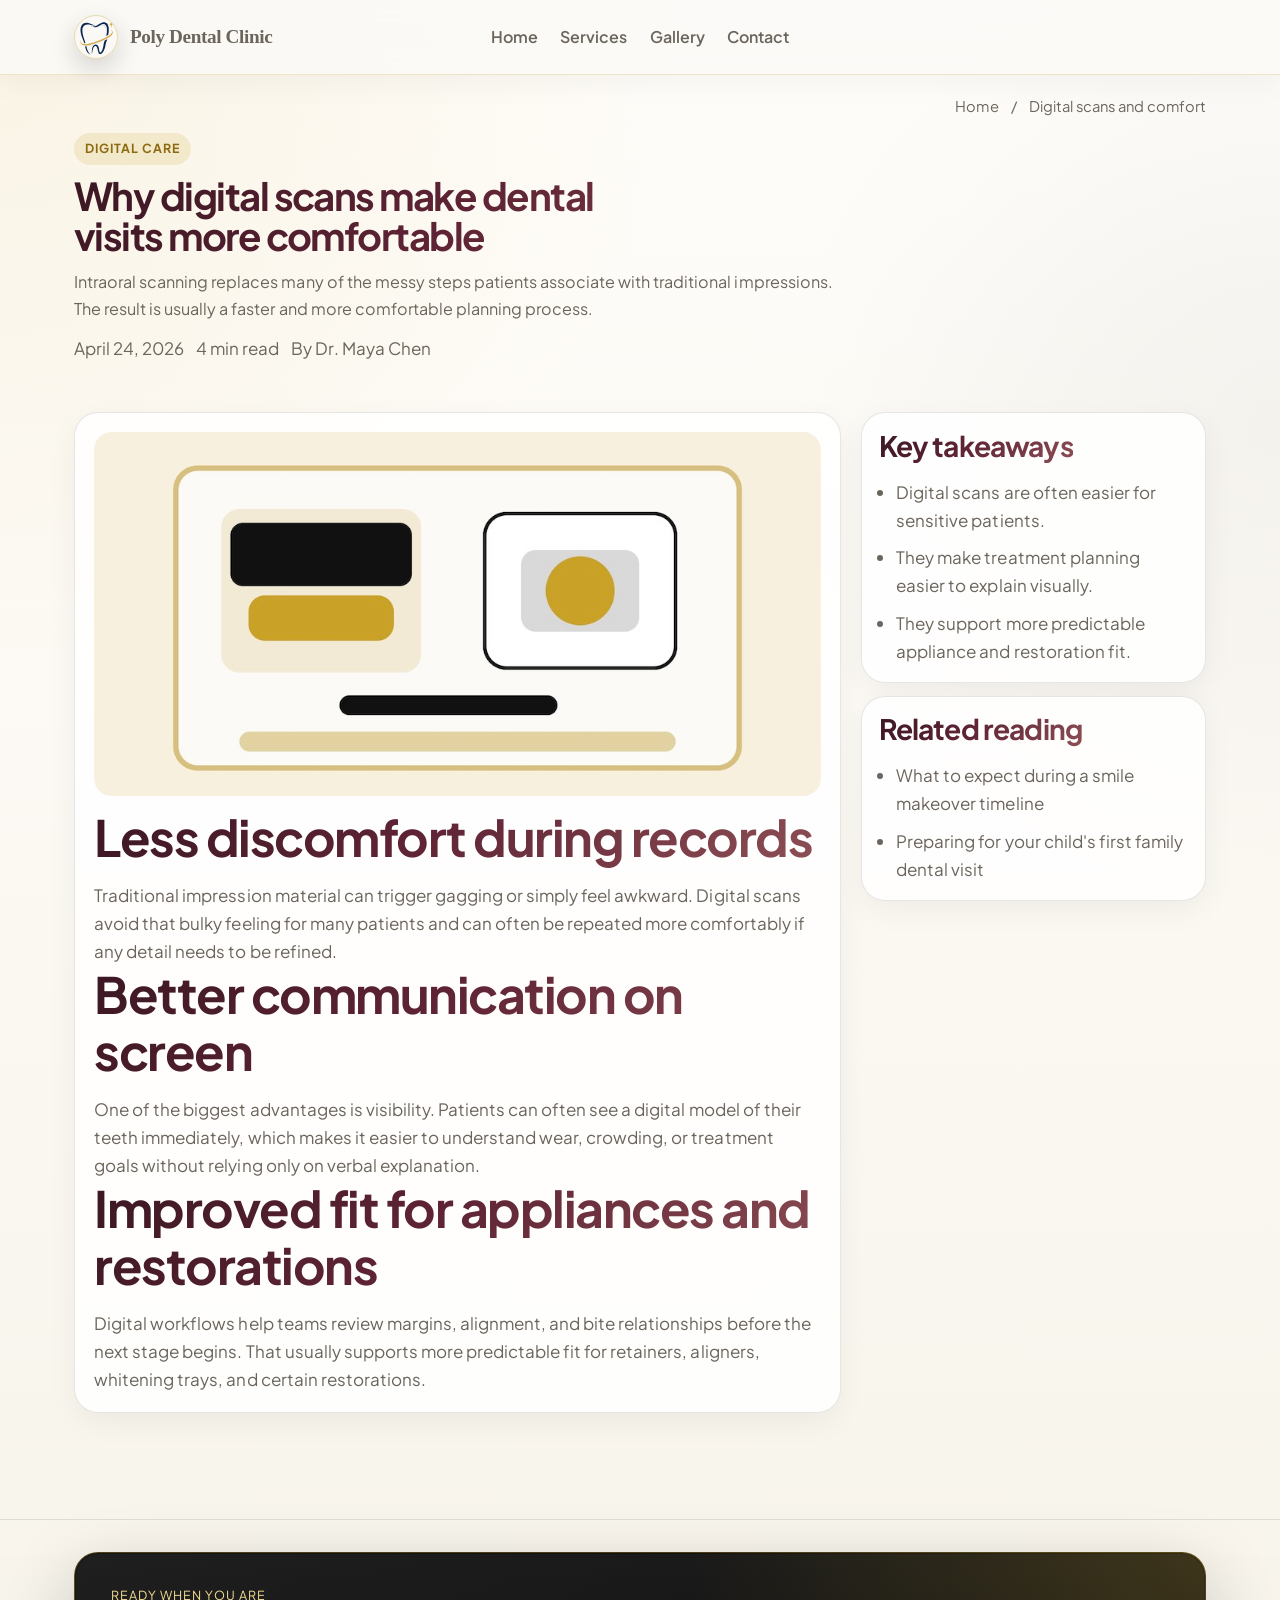
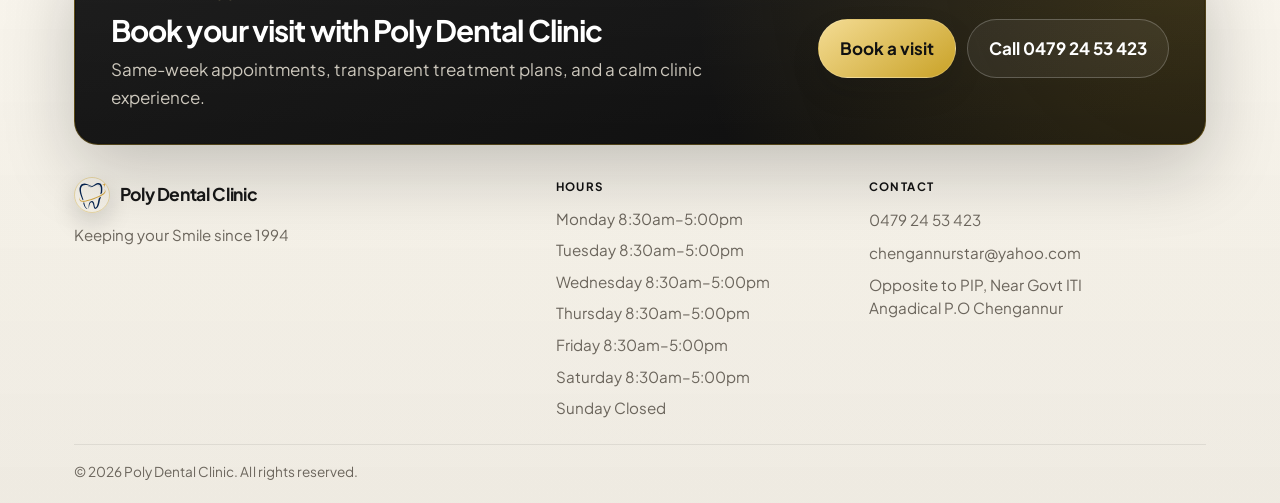
<file: blog/digital-scans-improve-comfort.html>
<!DOCTYPE html>
<html lang="en">
  <head>
    <meta charset="UTF-8" />
    <meta name="viewport" content="width=device-width, initial-scale=1.0" />
    <title>Why Digital Scans Make Dental Visits More Comfortable | Poly Dental Clinic</title>
    <meta
      name="description"
      content="Understand how digital intraoral scans improve comfort, fit, and communication during modern dental treatment planning."
    />
    <meta name="robots" content="index,follow" />
    <link rel="canonical" href="https://www.polydentalclinic.com/blog/digital-scans-improve-comfort.html" />
    <meta property="og:title" content="Why Digital Scans Make Dental Visits More Comfortable | Poly Dental Clinic" />
    <meta
      property="og:description"
      content="A practical explanation of how digital scanning improves patient experience compared with traditional impressions."
    />
    <meta property="og:type" content="article" />
    <meta property="og:url" content="https://www.polydentalclinic.com/blog/digital-scans-improve-comfort.html" />
    <meta property="og:site_name" content="Poly Dental Clinic" />
    <meta name="theme-color" content="#fbfaf7" />
    <link rel="icon" href="../assets/images/favicon.svg" type="image/svg+xml" />
    <link rel="manifest" href="../site.webmanifest" />
    <link rel="preconnect" href="https://fonts.googleapis.com" />
    <link rel="preconnect" href="https://fonts.gstatic.com" crossorigin />
    <link
      href="https://fonts.googleapis.com/css2?family=Allura&family=Plus+Jakarta+Sans:wght@400;500;600;700;800&display=swap"
      rel="stylesheet"
    />
    <link rel="stylesheet" href="../assets/css/styles.css" />
    <script>document.documentElement.classList.add('js');</script>
  </head>
  <body>
    <a class="skip-link" href="#main">Skip to content</a>
    <header class="site-header">
      <div class="nav-shell">
        <a class="brand" href="../index.html" aria-label="Poly Dental Clinic home">
          <img class="brand-mark" src="../assets/images/PD_LogoMark.svg" alt="Poly Dental Clinic logo" />
          <span class="brand-copy">
            <strong>Poly Dental Clinic</strong>
          </span>
        </a>
        <button
          class="mobile-toggle"
          type="button"
          aria-label="Toggle navigation menu"
          aria-expanded="false"
          aria-controls="primary-nav"
          data-mobile-toggle
        >
          <span class="mobile-toggle-line" aria-hidden="true"></span>
          <span class="mobile-toggle-line" aria-hidden="true"></span>
          <span class="mobile-toggle-line" aria-hidden="true"></span>
        </button>
        <nav>
          <div class="nav-links" id="primary-nav" data-nav-links>
            <a href="../index.html">Home</a>
            <a href="../services.html">Services</a>
            <a href="../gallery.html">Gallery</a>
            <a href="../contact.html">Contact</a>
          </div>
        </nav>
      </div>
    </header>

    <main id="main" class="blog-post-page">
      <section class="section blog-post-hero">
        <div class="section-shell blog-post-shell">
          <nav class="breadcrumb reveal" aria-label="Breadcrumb">
            <a href="../index.html">Home</a>
            <span>/</span>
            <span aria-current="page">Digital scans and comfort</span>
          </nav>
          <div class="blog-post-header reveal">
            <span class="blog-category">Digital care</span>
            <h1>Why digital scans make dental visits more comfortable</h1>
            <p>
              Intraoral scanning replaces many of the messy steps patients associate with traditional
              impressions. The result is usually a faster and more comfortable planning process.
            </p>
            <div class="blog-card-meta blog-post-meta">
              <span><time datetime="2026-04-24">April 24, 2026</time></span>
              <span>4 min read</span>
              <span>By Dr. Maya Chen</span>
            </div>
          </div>
        </div>
      </section>

      <section class="section">
        <div class="section-shell blog-post-layout">
          <article class="blog-post-content reveal">
            <img src="../assets/images/hero-clinic.jpeg" alt="Digital dental scanning equipment in a modern clinic room" class="blog-post-image" />
            <h2>Less discomfort during records</h2>
            <p>
              Traditional impression material can trigger gagging or simply feel awkward. Digital scans
              avoid that bulky feeling for many patients and can often be repeated more comfortably if
              any detail needs to be refined.
            </p>
            <h2>Better communication on screen</h2>
            <p>
              One of the biggest advantages is visibility. Patients can often see a digital model of
              their teeth immediately, which makes it easier to understand wear, crowding, or treatment
              goals without relying only on verbal explanation.
            </p>
            <h2>Improved fit for appliances and restorations</h2>
            <p>
              Digital workflows help teams review margins, alignment, and bite relationships before the
              next stage begins. That usually supports more predictable fit for retainers, aligners,
              whitening trays, and certain restorations.
            </p>
          </article>

          <aside class="blog-post-sidebar reveal" aria-label="Article summary">
            <div class="post-summary-card">
              <h3>Key takeaways</h3>
              <ul class="topic-list">
                <li>Digital scans are often easier for sensitive patients.</li>
                <li>They make treatment planning easier to explain visually.</li>
                <li>They support more predictable appliance and restoration fit.</li>
              </ul>
            </div>
            <div class="post-summary-card">
              <h3>Related reading</h3>
              <ul class="topic-list">
                <li><a href="smile-makeover-timeline.html">What to expect during a smile makeover timeline</a></li>
                <li><a href="first-family-dental-visit.html">Preparing for your child's first family dental visit</a></li>
              </ul>
            </div>
          </aside>
        </div>
      </section>
    </main>

    <footer class="footer">
      <div class="footer-shell">
        <aside class="footer-cta reveal" aria-label="Book a visit">
          <div class="footer-cta-copy">
            <span class="section-label">Ready when you are</span>
            <h3>Book your visit with Poly Dental Clinic</h3>
            <p>Same-week appointments, transparent treatment plans, and a calm clinic experience.</p>
          </div>
          <div class="footer-cta-actions">
            <a class="button" href="../contact.html">Book a visit</a>
            <a class="button-secondary" href="tel:+15550142211">Call 0479 24 53 423</a>
          </div>
        </aside>
        <div class="footer-grid">
          <div class="footer-brand">
            <a class="footer-brand-link" href="../index.html" aria-label="Poly Dental Clinic home">
              <img class="brand-mark" src="../assets/images/PD_LogoMark.svg" alt="Poly Dental Clinic logo" />
              <strong>Poly Dental Clinic</strong>
            </a>
            <span>Keeping your Smile since 1994</span>
          </div>
          <div class="footer-col">
            <span class="footer-heading">Hours</span>
            <div class="footer-links">
              <span>Monday 8:30am&ndash;5:00pm</span>
              <span>Tuesday 8:30am&ndash;5:00pm</span>
              <span>Wednesday 8:30am&ndash;5:00pm</span>
              <span>Thursday 8:30am&ndash;5:00pm</span>
              <span>Friday 8:30am&ndash;5:00pm</span>
              <span>Saturday 8:30am&ndash;5:00pm</span>
              <span>Sunday Closed</span>
            </div>
          </div>
          <div class="footer-col">
            <span class="footer-heading">Contact</span>
            <div class="footer-links">
              <a href="tel:+15550142211">0479 24 53 423</a>
              <a href="mailto:chengannurstar@yahoo.com">chengannurstar@yahoo.com</a>
              <span>Opposite to PIP, Near Govt ITI<br />Angadical P.O Chengannur</span>
            </div>
          </div>
        </div>
        <div class="footer-bottom">
          <p class="footer-note">&copy; <span data-current-year></span> Poly Dental Clinic. All rights reserved.</p>
        </div>
      </div>
    </footer>

    <script src="../assets/js/script.js"></script>
  </body>
</html>
</file>
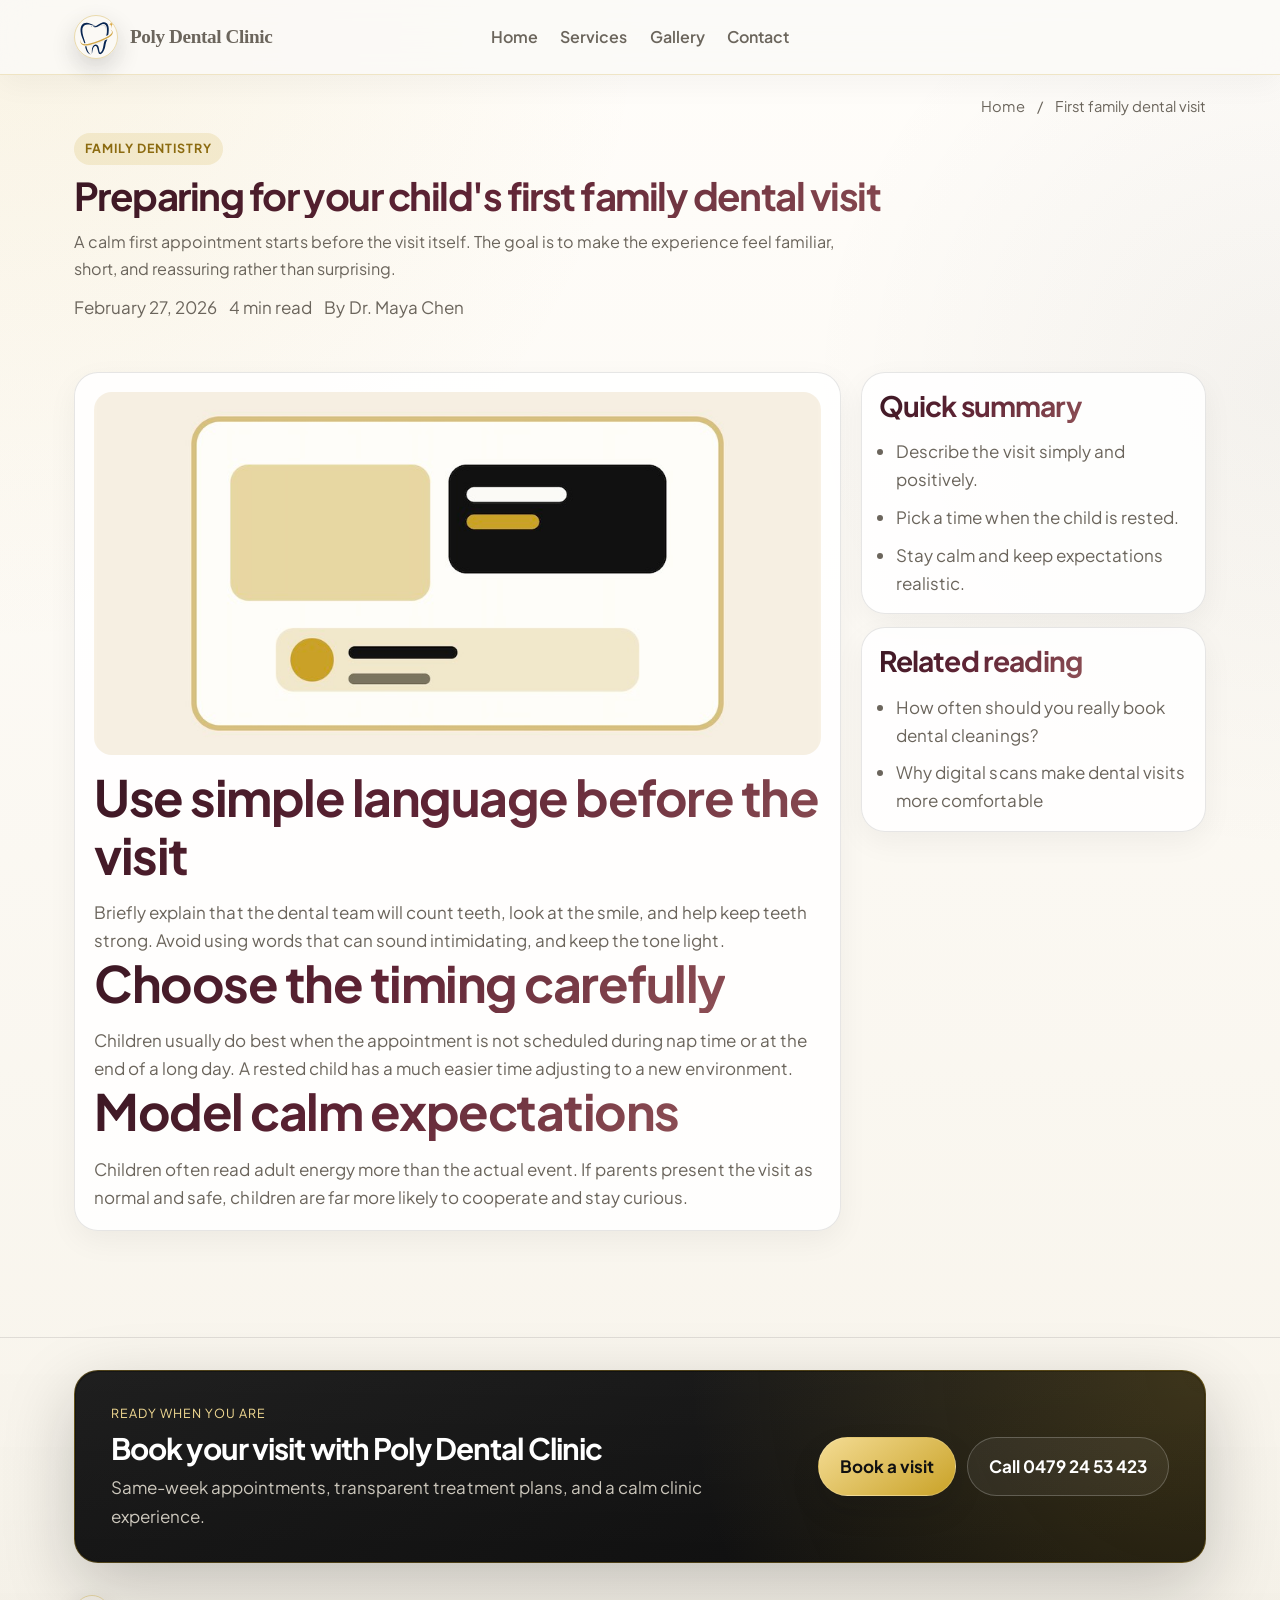
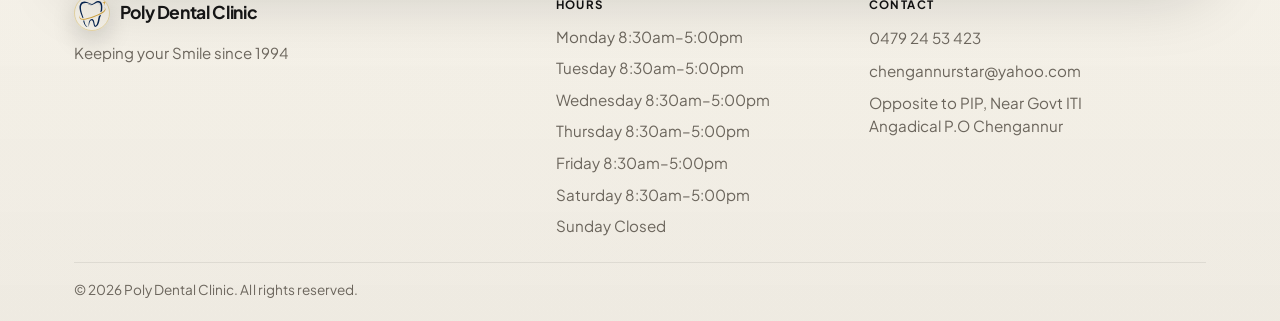
<file: blog/first-family-dental-visit.html>
<!DOCTYPE html>
<html lang="en">
  <head>
    <meta charset="UTF-8" />
    <meta name="viewport" content="width=device-width, initial-scale=1.0" />
    <title>Preparing for Your Child's First Family Dental Visit | Poly Dental Clinic</title>
    <meta
      name="description"
      content="Practical tips to help parents prepare for a child's first dental visit and make the appointment feel calm and predictable."
    />
    <meta name="robots" content="index,follow" />
    <link rel="canonical" href="https://www.polydentalclinic.com/blog/first-family-dental-visit.html" />
    <meta property="og:title" content="Preparing for Your Child's First Family Dental Visit | Poly Dental Clinic" />
    <meta
      property="og:description"
      content="A parent-friendly guide to reducing anxiety and preparing children for a smooth first dental appointment."
    />
    <meta property="og:type" content="article" />
    <meta property="og:url" content="https://www.polydentalclinic.com/blog/first-family-dental-visit.html" />
    <meta property="og:site_name" content="Poly Dental Clinic" />
    <meta name="theme-color" content="#fbfaf7" />
    <link rel="icon" href="../assets/images/favicon.svg" type="image/svg+xml" />
    <link rel="manifest" href="../site.webmanifest" />
    <link rel="preconnect" href="https://fonts.googleapis.com" />
    <link rel="preconnect" href="https://fonts.gstatic.com" crossorigin />
    <link
      href="https://fonts.googleapis.com/css2?family=Allura&family=Plus+Jakarta+Sans:wght@400;500;600;700;800&display=swap"
      rel="stylesheet"
    />
    <link rel="stylesheet" href="../assets/css/styles.css" />
    <script>document.documentElement.classList.add('js');</script>
  </head>
  <body>
    <a class="skip-link" href="#main">Skip to content</a>
    <header class="site-header">
      <div class="nav-shell">
        <a class="brand" href="../index.html" aria-label="Poly Dental Clinic home">
          <img class="brand-mark" src="../assets/images/PD_LogoMark.svg" alt="Poly Dental Clinic logo" />
          <span class="brand-copy">
            <strong>Poly Dental Clinic</strong>
          </span>
        </a>
        <button
          class="mobile-toggle"
          type="button"
          aria-label="Toggle navigation menu"
          aria-expanded="false"
          aria-controls="primary-nav"
          data-mobile-toggle
        >
          <span class="mobile-toggle-line" aria-hidden="true"></span>
          <span class="mobile-toggle-line" aria-hidden="true"></span>
          <span class="mobile-toggle-line" aria-hidden="true"></span>
        </button>
        <nav>
          <div class="nav-links" id="primary-nav" data-nav-links>
            <a href="../index.html">Home</a>
            <a href="../services.html">Services</a>
            <a href="../gallery.html">Gallery</a>
            <a href="../contact.html">Contact</a>
          </div>
        </nav>
      </div>
    </header>

    <main id="main" class="blog-post-page">
      <section class="section blog-post-hero">
        <div class="section-shell blog-post-shell">
          <nav class="breadcrumb reveal" aria-label="Breadcrumb">
            <a href="../index.html">Home</a>
            <span>/</span>

            <span aria-current="page">First family dental visit</span>
          </nav>
          <div class="blog-post-header reveal">
            <span class="blog-category">Family dentistry</span>
            <h1>Preparing for your child's first family dental visit</h1>
            <p>
              A calm first appointment starts before the visit itself. The goal is to make the
              experience feel familiar, short, and reassuring rather than surprising.
            </p>
            <div class="blog-card-meta blog-post-meta">
              <span><time datetime="2026-02-27">February 27, 2026</time></span>
              <span>4 min read</span>
              <span>By Dr. Maya Chen</span>
            </div>
          </div>
        </div>
      </section>

      <section class="section">
        <div class="section-shell blog-post-layout">
          <article class="blog-post-content reveal">
            <img src="../assets/images/hero-home.jpeg" alt="Warm clinic welcome area suitable for family visits" class="blog-post-image" />
            <h2>Use simple language before the visit</h2>
            <p>
              Briefly explain that the dental team will count teeth, look at the smile, and help keep
              teeth strong. Avoid using words that can sound intimidating, and keep the tone light.
            </p>
            <h2>Choose the timing carefully</h2>
            <p>
              Children usually do best when the appointment is not scheduled during nap time or at the
              end of a long day. A rested child has a much easier time adjusting to a new environment.
            </p>
            <h2>Model calm expectations</h2>
            <p>
              Children often read adult energy more than the actual event. If parents present the visit
              as normal and safe, children are far more likely to cooperate and stay curious.
            </p>
          </article>

          <aside class="blog-post-sidebar reveal" aria-label="Article summary">
            <div class="post-summary-card">
              <h3>Quick summary</h3>
              <ul class="topic-list">
                <li>Describe the visit simply and positively.</li>
                <li>Pick a time when the child is rested.</li>
                <li>Stay calm and keep expectations realistic.</li>
              </ul>
            </div>
            <div class="post-summary-card">
              <h3>Related reading</h3>
              <ul class="topic-list">
                <li><a href="how-often-to-book-cleanings.html">How often should you really book dental cleanings?</a></li>
                <li><a href="digital-scans-improve-comfort.html">Why digital scans make dental visits more comfortable</a></li>
              </ul>
            </div>
          </aside>
        </div>
      </section>
    </main>

    <footer class="footer">
      <div class="footer-shell">
        <aside class="footer-cta reveal" aria-label="Book a visit">
          <div class="footer-cta-copy">
            <span class="section-label">Ready when you are</span>
            <h3>Book your visit with Poly Dental Clinic</h3>
            <p>Same-week appointments, transparent treatment plans, and a calm clinic experience.</p>
          </div>
          <div class="footer-cta-actions">
            <a class="button" href="../contact.html">Book a visit</a>
            <a class="button-secondary" href="tel:+15550142211">Call 0479 24 53 423</a>
          </div>
        </aside>
        <div class="footer-grid">
          <div class="footer-brand">
            <a class="footer-brand-link" href="../index.html" aria-label="Poly Dental Clinic home">
              <img class="brand-mark" src="../assets/images/PD_LogoMark.svg" alt="Poly Dental Clinic logo" />
              <strong>Poly Dental Clinic</strong>
            </a>
            <span>Keeping your Smile since 1994</span>
          </div>
          <div class="footer-col">
            <span class="footer-heading">Hours</span>
            <div class="footer-links">
              <span>Monday 8:30am&ndash;5:00pm</span>
              <span>Tuesday 8:30am&ndash;5:00pm</span>
              <span>Wednesday 8:30am&ndash;5:00pm</span>
              <span>Thursday 8:30am&ndash;5:00pm</span>
              <span>Friday 8:30am&ndash;5:00pm</span>
              <span>Saturday 8:30am&ndash;5:00pm</span>
              <span>Sunday Closed</span>
            </div>
          </div>
          <div class="footer-col">
            <span class="footer-heading">Contact</span>
            <div class="footer-links">
              <a href="tel:+15550142211">0479 24 53 423</a>
              <a href="mailto:chengannurstar@yahoo.com">chengannurstar@yahoo.com</a>
              <span>Opposite to PIP, Near Govt ITI<br />Angadical P.O Chengannur</span>
            </div>
          </div>
        </div>
        <div class="footer-bottom">
          <p class="footer-note">&copy; <span data-current-year></span> Poly Dental Clinic. All rights reserved.</p>
        </div>
      </div>
    </footer>

    <script src="../assets/js/script.js"></script>
  </body>
</html>
</file>
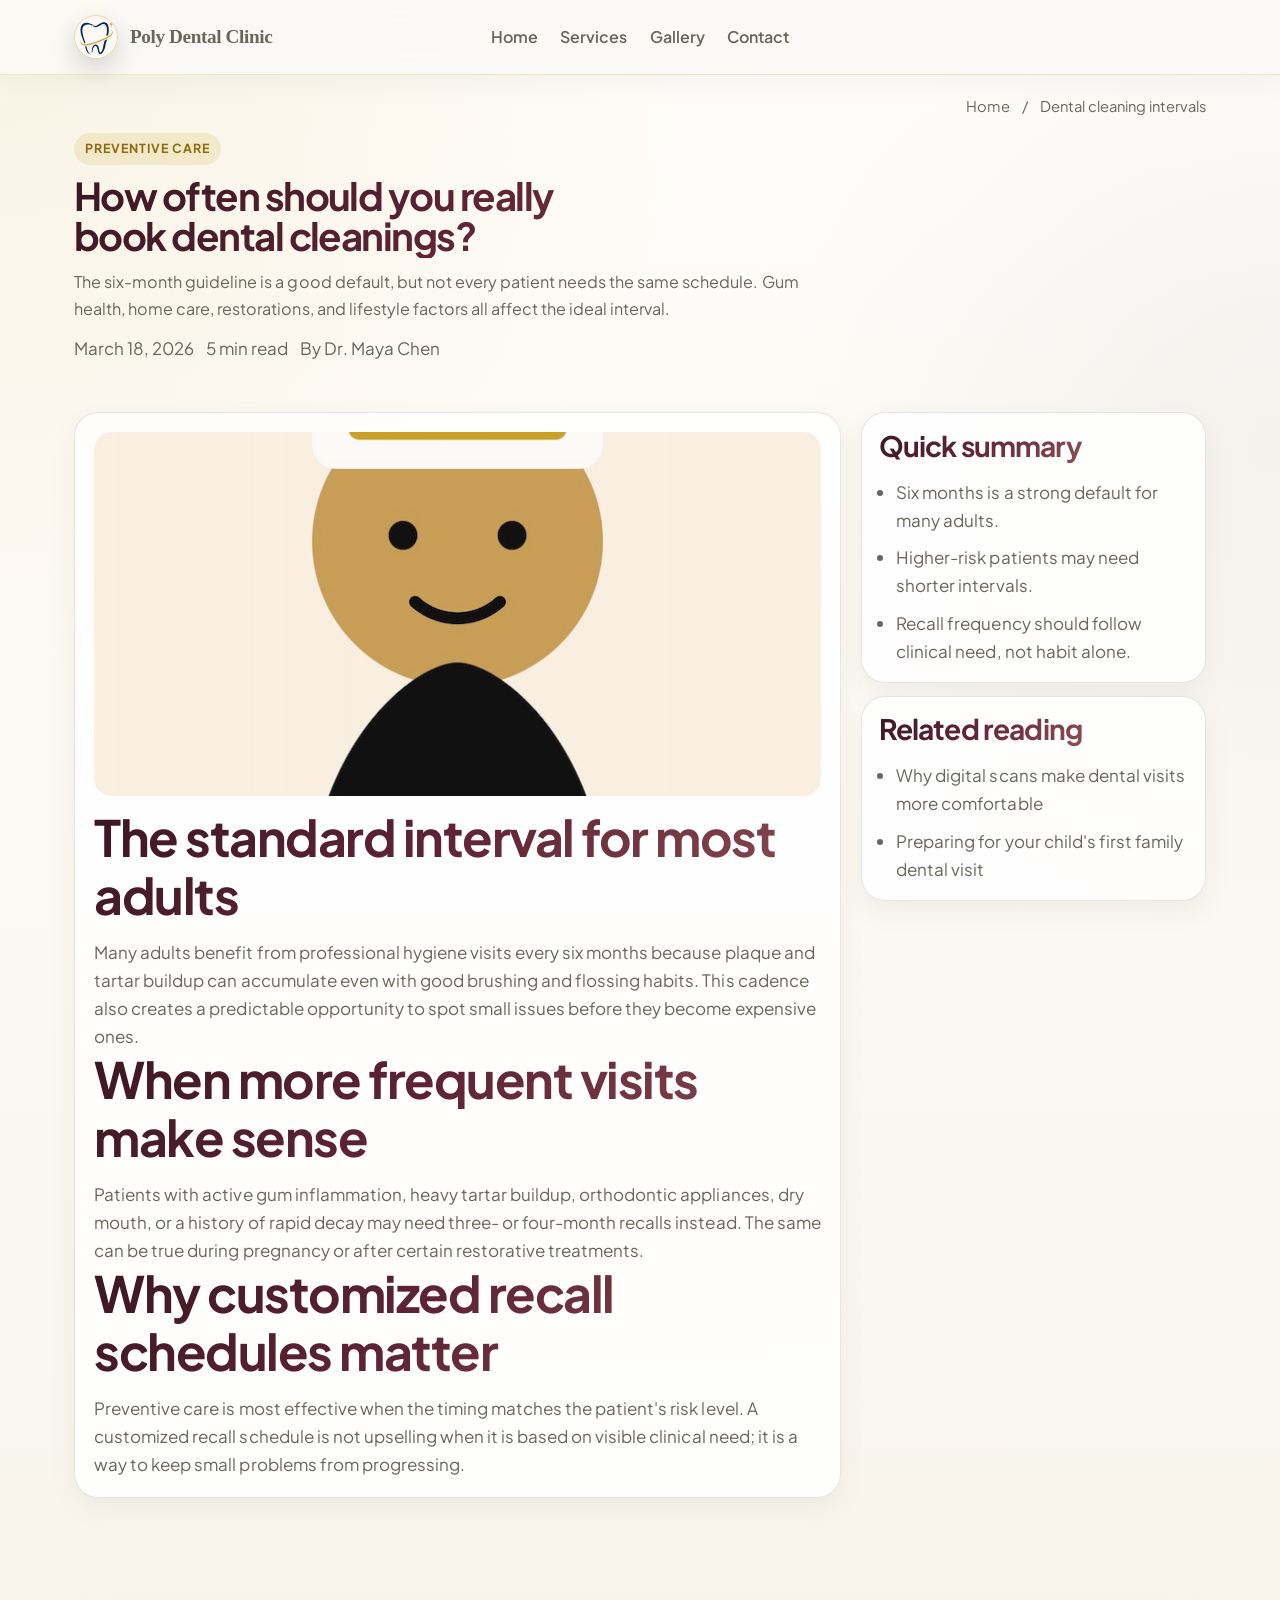
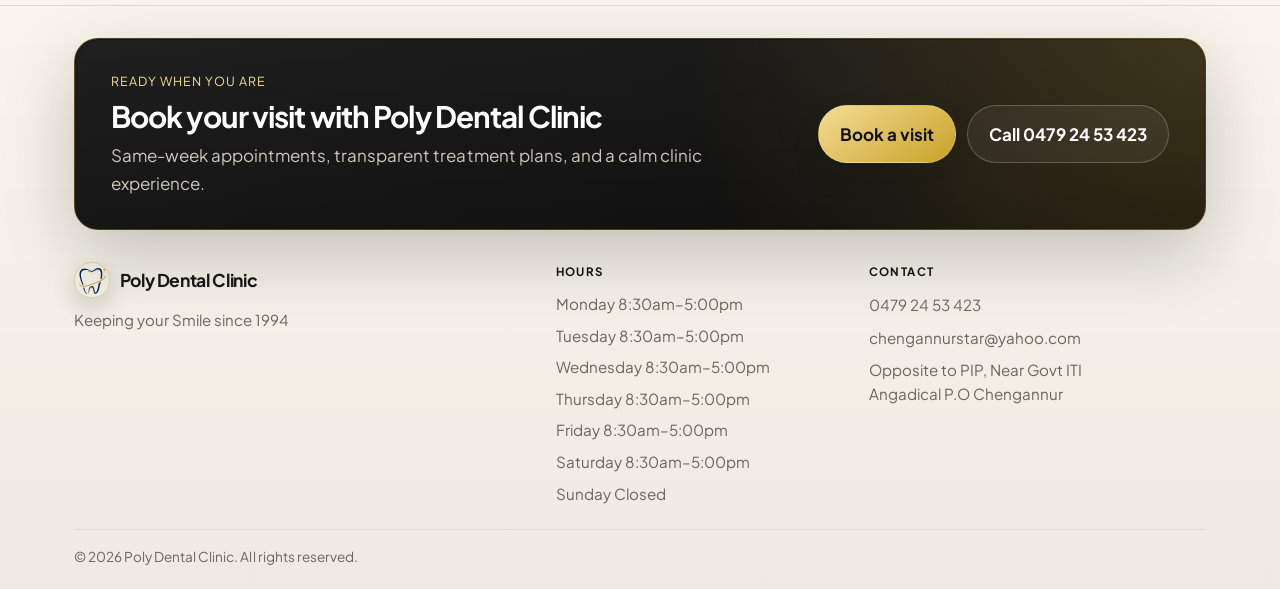
<file: blog/how-often-to-book-cleanings.html>
<!DOCTYPE html>
<html lang="en">
  <head>
    <meta charset="UTF-8" />
    <meta name="viewport" content="width=device-width, initial-scale=1.0" />
    <title>How Often Should You Really Book Dental Cleanings? | Poly Dental Clinic</title>
    <meta
      name="description"
      content="Find out how often most patients need dental cleanings and which risk factors can justify more frequent visits."
    />
    <meta name="robots" content="index,follow" />
    <link rel="canonical" href="https://www.polydentalclinic.com/blog/how-often-to-book-cleanings.html" />
    <meta property="og:title" content="How Often Should You Really Book Dental Cleanings? | Poly Dental Clinic" />
    <meta
      property="og:description"
      content="A practical guide to cleaning intervals, gum health risk factors, and when patients should schedule more frequent hygiene visits."
    />
    <meta property="og:type" content="article" />
    <meta property="og:url" content="https://www.polydentalclinic.com/blog/how-often-to-book-cleanings.html" />
    <meta property="og:site_name" content="Poly Dental Clinic" />
    <meta name="theme-color" content="#fbfaf7" />
    <link rel="icon" href="../assets/images/favicon.svg" type="image/svg+xml" />
    <link rel="manifest" href="../site.webmanifest" />
    <link rel="preconnect" href="https://fonts.googleapis.com" />
    <link rel="preconnect" href="https://fonts.gstatic.com" crossorigin />
    <link
      href="https://fonts.googleapis.com/css2?family=Allura&family=Plus+Jakarta+Sans:wght@400;500;600;700;800&display=swap"
      rel="stylesheet"
    />
    <link rel="stylesheet" href="../assets/css/styles.css" />
    <script>document.documentElement.classList.add('js');</script>
  </head>
  <body>
    <a class="skip-link" href="#main">Skip to content</a>
    <header class="site-header">
      <div class="nav-shell">
        <a class="brand" href="../index.html" aria-label="Poly Dental Clinic home">
          <img class="brand-mark" src="../assets/images/PD_LogoMark.svg" alt="Poly Dental Clinic logo" />
          <span class="brand-copy">
            <strong>Poly Dental Clinic</strong>
          </span>
        </a>
        <button
          class="mobile-toggle"
          type="button"
          aria-label="Toggle navigation menu"
          aria-expanded="false"
          aria-controls="primary-nav"
          data-mobile-toggle
        >
          <span class="mobile-toggle-line" aria-hidden="true"></span>
          <span class="mobile-toggle-line" aria-hidden="true"></span>
          <span class="mobile-toggle-line" aria-hidden="true"></span>
        </button>
        <nav>
          <div class="nav-links" id="primary-nav" data-nav-links>
            <a href="../index.html">Home</a>
            <a href="../services.html">Services</a>
            <a href="../gallery.html">Gallery</a>
            <a href="../contact.html">Contact</a>
          </div>
        </nav>
      </div>
    </header>

    <main id="main" class="blog-post-page">
      <section class="section blog-post-hero">
        <div class="section-shell blog-post-shell">
          <nav class="breadcrumb reveal" aria-label="Breadcrumb">
            <a href="../index.html">Home</a>
            <span>/</span>
            <span aria-current="page">Dental cleaning intervals</span>
          </nav>
          <div class="blog-post-header reveal">
            <span class="blog-category">Preventive care</span>
            <h1>How often should you really book dental cleanings?</h1>
            <p>
              The six-month guideline is a good default, but not every patient needs the same schedule.
              Gum health, home care, restorations, and lifestyle factors all affect the ideal interval.
            </p>
            <div class="blog-card-meta blog-post-meta">
              <span><time datetime="2026-03-18">March 18, 2026</time></span>
              <span>5 min read</span>
              <span>By Dr. Maya Chen</span>
            </div>
          </div>
        </div>
      </section>

      <section class="section">
        <div class="section-shell blog-post-layout">
          <article class="blog-post-content reveal">
            <img src="../assets/images/doctor-placeholder.jpeg" alt="Dentist reviewing preventive care schedule with a patient" class="blog-post-image" />
            <h2>The standard interval for most adults</h2>
            <p>
              Many adults benefit from professional hygiene visits every six months because plaque and
              tartar buildup can accumulate even with good brushing and flossing habits. This cadence also
              creates a predictable opportunity to spot small issues before they become expensive ones.
            </p>
            <h2>When more frequent visits make sense</h2>
            <p>
              Patients with active gum inflammation, heavy tartar buildup, orthodontic appliances,
              dry mouth, or a history of rapid decay may need three- or four-month recalls instead.
              The same can be true during pregnancy or after certain restorative treatments.
            </p>
            <h2>Why customized recall schedules matter</h2>
            <p>
              Preventive care is most effective when the timing matches the patient's risk level.
              A customized recall schedule is not upselling when it is based on visible clinical need;
              it is a way to keep small problems from progressing.
            </p>
          </article>

          <aside class="blog-post-sidebar reveal" aria-label="Article summary">
            <div class="post-summary-card">
              <h3>Quick summary</h3>
              <ul class="topic-list">
                <li>Six months is a strong default for many adults.</li>
                <li>Higher-risk patients may need shorter intervals.</li>
                <li>Recall frequency should follow clinical need, not habit alone.</li>
              </ul>
            </div>
            <div class="post-summary-card">
              <h3>Related reading</h3>
              <ul class="topic-list">
                <li><a href="digital-scans-improve-comfort.html">Why digital scans make dental visits more comfortable</a></li>
                <li><a href="first-family-dental-visit.html">Preparing for your child's first family dental visit</a></li>
              </ul>
            </div>
          </aside>
        </div>
      </section>
    </main>

    <footer class="footer">
      <div class="footer-shell">
        <aside class="footer-cta reveal" aria-label="Book a visit">
          <div class="footer-cta-copy">
            <span class="section-label">Ready when you are</span>
            <h3>Book your visit with Poly Dental Clinic</h3>
            <p>Same-week appointments, transparent treatment plans, and a calm clinic experience.</p>
          </div>
          <div class="footer-cta-actions">
            <a class="button" href="../contact.html">Book a visit</a>
            <a class="button-secondary" href="tel:+15550142211">Call 0479 24 53 423</a>
          </div>
        </aside>
        <div class="footer-grid">
          <div class="footer-brand">
            <a class="footer-brand-link" href="../index.html" aria-label="Poly Dental Clinic home">
              <img class="brand-mark" src="../assets/images/PD_LogoMark.svg" alt="Poly Dental Clinic logo" />
              <strong>Poly Dental Clinic</strong>
            </a>
            <span>Keeping your Smile since 1994</span>
          </div>
          <div class="footer-col">
            <span class="footer-heading">Hours</span>
            <div class="footer-links">
              <span>Monday 8:30am&ndash;5:00pm</span>
              <span>Tuesday 8:30am&ndash;5:00pm</span>
              <span>Wednesday 8:30am&ndash;5:00pm</span>
              <span>Thursday 8:30am&ndash;5:00pm</span>
              <span>Friday 8:30am&ndash;5:00pm</span>
              <span>Saturday 8:30am&ndash;5:00pm</span>
              <span>Sunday Closed</span>
            </div>
          </div>
          <div class="footer-col">
            <span class="footer-heading">Contact</span>
            <div class="footer-links">
              <a href="tel:+15550142211">0479 24 53 423</a>
              <a href="mailto:chengannurstar@yahoo.com">chengannurstar@yahoo.com</a>
              <span>Opposite to PIP, Near Govt ITI<br />Angadical P.O Chengannur</span>
            </div>
          </div>
        </div>
        <div class="footer-bottom">
          <p class="footer-note">&copy; <span data-current-year></span> Poly Dental Clinic. All rights reserved.</p>
        </div>
      </div>
    </footer>

    <script src="../assets/js/script.js"></script>
  </body>
</html>
</file>
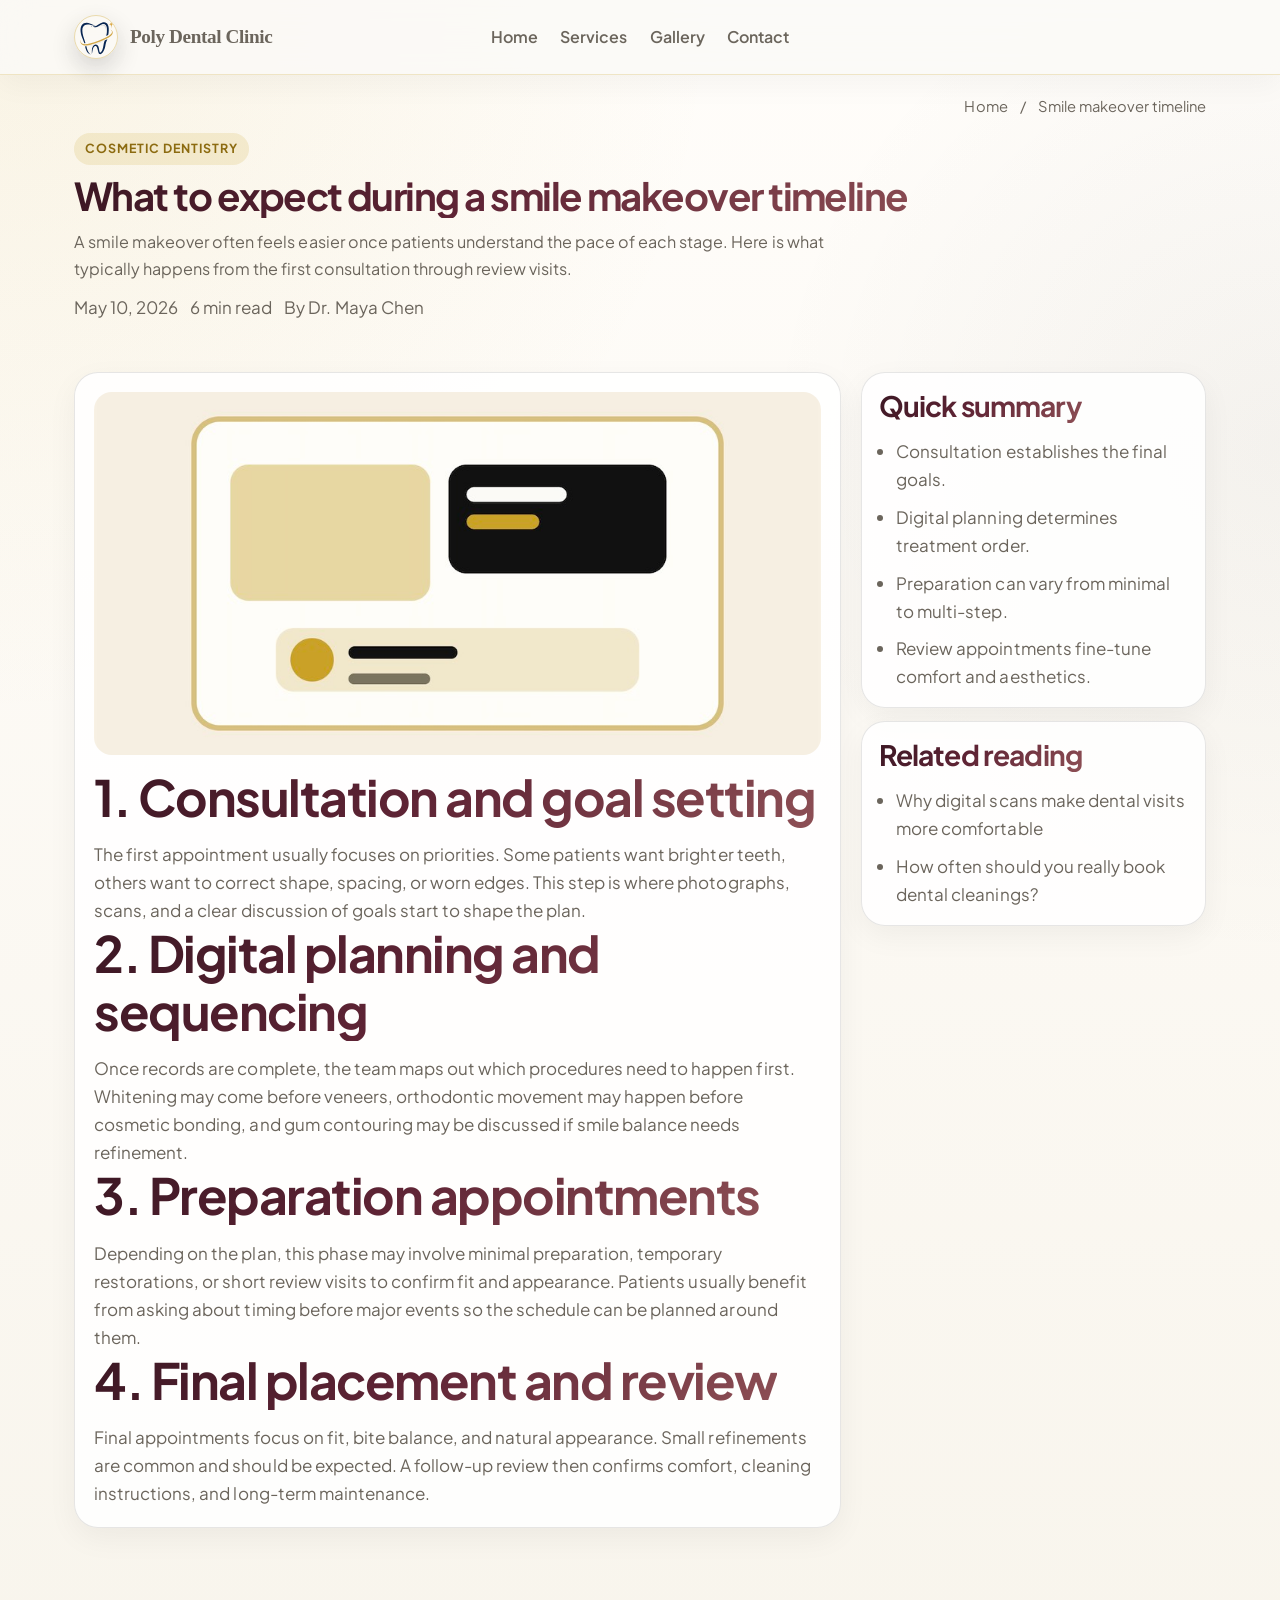
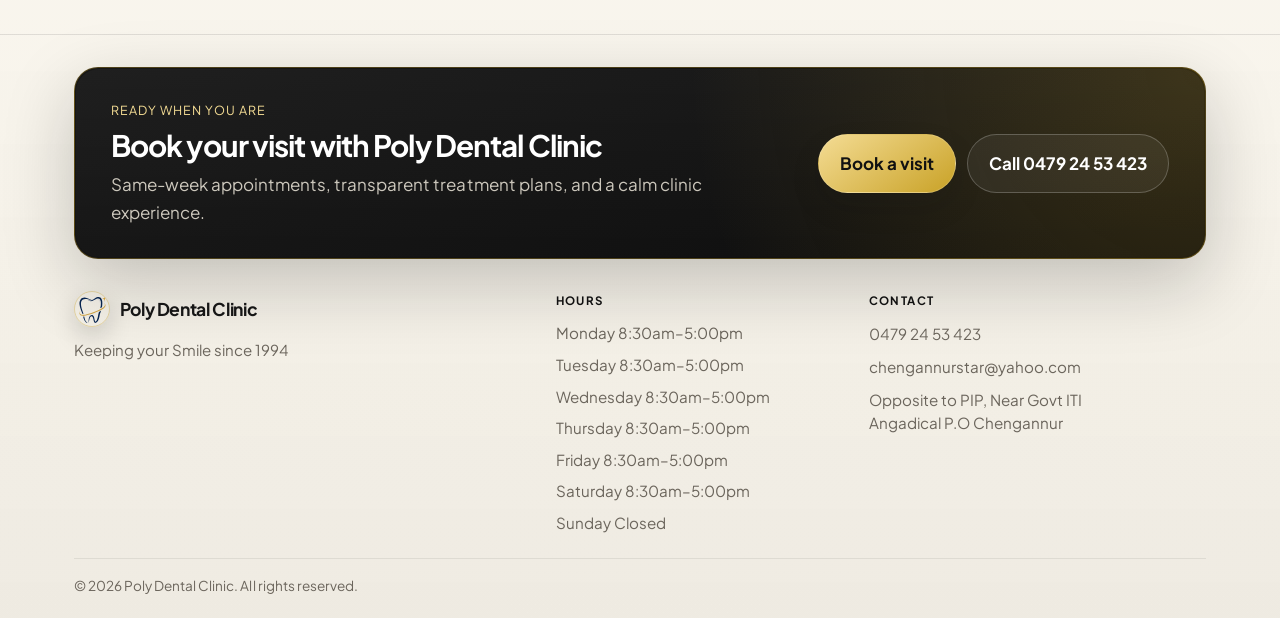
<file: blog/smile-makeover-timeline.html>
<!DOCTYPE html>
<html lang="en">
  <head>
    <meta charset="UTF-8" />
    <meta name="viewport" content="width=device-width, initial-scale=1.0" />
    <title>What to Expect During a Smile Makeover Timeline | Poly Dental Clinic</title>
    <meta
      name="description"
      content="Learn what typically happens during a smile makeover, from consultation and planning through preparation, fitting, and follow-up."
    />
    <meta name="robots" content="index,follow" />
    <link rel="canonical" href="https://www.polydentalclinic.com/blog/smile-makeover-timeline.html" />
    <meta property="og:title" content="What to Expect During a Smile Makeover Timeline | Poly Dental Clinic" />
    <meta
      property="og:description"
      content="A simple guide to the stages of a smile makeover, including consultations, digital planning, preparation, and review appointments."
    />
    <meta property="og:type" content="article" />
    <meta property="og:url" content="https://www.polydentalclinic.com/blog/smile-makeover-timeline.html" />
    <meta property="og:site_name" content="Poly Dental Clinic" />
    <meta name="theme-color" content="#fbfaf7" />
    <link rel="icon" href="../assets/images/favicon.svg" type="image/svg+xml" />
    <link rel="manifest" href="../site.webmanifest" />
    <link rel="preconnect" href="https://fonts.googleapis.com" />
    <link rel="preconnect" href="https://fonts.gstatic.com" crossorigin />
    <link
      href="https://fonts.googleapis.com/css2?family=Allura&family=Plus+Jakarta+Sans:wght@400;500;600;700;800&display=swap"
      rel="stylesheet"
    />
    <link rel="stylesheet" href="../assets/css/styles.css" />
    <script>document.documentElement.classList.add('js');</script>
  </head>
  <body>
    <a class="skip-link" href="#main">Skip to content</a>
    <header class="site-header">
      <div class="nav-shell">
        <a class="brand" href="../index.html" aria-label="Poly Dental Clinic home">
          <img class="brand-mark" src="../assets/images/PD_LogoMark.svg" alt="Poly Dental Clinic logo" />
          <span class="brand-copy">
            <strong>Poly Dental Clinic</strong>
          </span>
        </a>
        <button
          class="mobile-toggle"
          type="button"
          aria-label="Toggle navigation menu"
          aria-expanded="false"
          aria-controls="primary-nav"
          data-mobile-toggle
        >
          <span class="mobile-toggle-line" aria-hidden="true"></span>
          <span class="mobile-toggle-line" aria-hidden="true"></span>
          <span class="mobile-toggle-line" aria-hidden="true"></span>
        </button>
        <nav>
          <div class="nav-links" id="primary-nav" data-nav-links>
            <a href="../index.html">Home</a>
            <a href="../services.html">Services</a>
            <a href="../gallery.html">Gallery</a>
            <a href="../contact.html">Contact</a>
          </div>
        </nav>
      </div>
    </header>

    <main id="main" class="blog-post-page">
      <section class="section blog-post-hero">
        <div class="section-shell blog-post-shell">
          <nav class="breadcrumb reveal" aria-label="Breadcrumb">
            <a href="../index.html">Home</a>
            <span>/</span>

            <span aria-current="page">Smile makeover timeline</span>
          </nav>
          <div class="blog-post-header reveal">
            <span class="blog-category">Cosmetic dentistry</span>
            <h1>What to expect during a smile makeover timeline</h1>
            <p>
              A smile makeover often feels easier once patients understand the pace of each stage.
              Here is what typically happens from the first consultation through review visits.
            </p>
            <div class="blog-card-meta blog-post-meta">
              <span><time datetime="2026-05-10">May 10, 2026</time></span>
              <span>6 min read</span>
              <span>By Dr. Maya Chen</span>
            </div>
          </div>
        </div>
      </section>

      <section class="section">
        <div class="section-shell blog-post-layout">
          <article class="blog-post-content reveal">
            <img src="../assets/images/hero-home.jpeg" alt="Smile design planning board and consultation notes" class="blog-post-image" />
            <h2>1. Consultation and goal setting</h2>
            <p>
              The first appointment usually focuses on priorities. Some patients want brighter teeth,
              others want to correct shape, spacing, or worn edges. This step is where photographs,
              scans, and a clear discussion of goals start to shape the plan.
            </p>
            <h2>2. Digital planning and sequencing</h2>
            <p>
              Once records are complete, the team maps out which procedures need to happen first.
              Whitening may come before veneers, orthodontic movement may happen before cosmetic bonding,
              and gum contouring may be discussed if smile balance needs refinement.
            </p>
            <h2>3. Preparation appointments</h2>
            <p>
              Depending on the plan, this phase may involve minimal preparation, temporary restorations,
              or short review visits to confirm fit and appearance. Patients usually benefit from asking
              about timing before major events so the schedule can be planned around them.
            </p>
            <h2>4. Final placement and review</h2>
            <p>
              Final appointments focus on fit, bite balance, and natural appearance. Small refinements
              are common and should be expected. A follow-up review then confirms comfort, cleaning
              instructions, and long-term maintenance.
            </p>
          </article>

          <aside class="blog-post-sidebar reveal" aria-label="Article summary">
            <div class="post-summary-card">
              <h3>Quick summary</h3>
              <ul class="topic-list">
                <li>Consultation establishes the final goals.</li>
                <li>Digital planning determines treatment order.</li>
                <li>Preparation can vary from minimal to multi-step.</li>
                <li>Review appointments fine-tune comfort and aesthetics.</li>
              </ul>
            </div>
            <div class="post-summary-card">
              <h3>Related reading</h3>
              <ul class="topic-list">
                <li><a href="digital-scans-improve-comfort.html">Why digital scans make dental visits more comfortable</a></li>
                <li><a href="how-often-to-book-cleanings.html">How often should you really book dental cleanings?</a></li>
              </ul>
            </div>
          </aside>
        </div>
      </section>
    </main>

    <footer class="footer">
      <div class="footer-shell">
        <aside class="footer-cta reveal" aria-label="Book a visit">
          <div class="footer-cta-copy">
            <span class="section-label">Ready when you are</span>
            <h3>Book your visit with Poly Dental Clinic</h3>
            <p>Same-week appointments, transparent treatment plans, and a calm clinic experience.</p>
          </div>
          <div class="footer-cta-actions">
            <a class="button" href="../contact.html">Book a visit</a>
            <a class="button-secondary" href="tel:+15550142211">Call 0479 24 53 423</a>
          </div>
        </aside>
        <div class="footer-grid">
          <div class="footer-brand">
            <a class="footer-brand-link" href="../index.html" aria-label="Poly Dental Clinic home">
              <img class="brand-mark" src="../assets/images/PD_LogoMark.svg" alt="Poly Dental Clinic logo" />
              <strong>Poly Dental Clinic</strong>
            </a>
            <span>Keeping your Smile since 1994</span>
          </div>
          <div class="footer-col">
            <span class="footer-heading">Hours</span>
            <div class="footer-links">
              <span>Monday 8:30am&ndash;5:00pm</span>
              <span>Tuesday 8:30am&ndash;5:00pm</span>
              <span>Wednesday 8:30am&ndash;5:00pm</span>
              <span>Thursday 8:30am&ndash;5:00pm</span>
              <span>Friday 8:30am&ndash;5:00pm</span>
              <span>Saturday 8:30am&ndash;5:00pm</span>
              <span>Sunday Closed</span>
            </div>
          </div>
          <div class="footer-col">
            <span class="footer-heading">Contact</span>
            <div class="footer-links">
              <a href="tel:+15550142211">0479 24 53 423</a>
              <a href="mailto:chengannurstar@yahoo.com">chengannurstar@yahoo.com</a>
              <span>Opposite to PIP, Near Govt ITI<br />Angadical P.O Chengannur</span>
            </div>
          </div>
        </div>
        <div class="footer-bottom">
          <p class="footer-note">&copy; <span data-current-year></span> Poly Dental Clinic. All rights reserved.</p>
        </div>
      </div>
    </footer>

    <script src="../assets/js/script.js"></script>
  </body>
</html>
</file>
<file: assets/css/styles.css>
:root {
  --bg: #fbfaf7;
  --bg-elevated: #f5f1e8;
  --surface: rgba(255, 255, 255, 0.88);
  --surface-strong: rgba(255, 255, 255, 0.96);
  --text: #171717;
  --text-muted: #6b655c;
  --gold: #c9a227;
  --gold-soft: #e7d08b;
  --maroon-1: #3b1723;
  --maroon-2: #5f2435;
  --maroon-3: #8d4f55;
  --heading-gradient: linear-gradient(135deg, var(--maroon-1) 0%, var(--maroon-2) 46%, var(--maroon-3) 100%);
  --accent-dark: #111111;
  --border: rgba(17, 17, 17, 0.1);
  --border-strong: rgba(201, 162, 39, 0.24);
  --shadow: 0 22px 60px rgba(17, 17, 17, 0.08);
  --shadow-soft: 0 10px 30px rgba(17, 17, 17, 0.05);
  --radius-lg: 24px;
  --radius-md: 16px;
  --radius-sm: 12px;
  --container: 1180px;
  --gutter: clamp(1rem, 2.5vw, 1.5rem);
  --space-sm: clamp(0.75rem, 1.2vw, 1rem);
  --space-md: clamp(1rem, 1.8vw, 1.4rem);
  --space-lg: clamp(1.5rem, 2.6vw, 2.25rem);
  --space-xl: clamp(2rem, 3.6vw, 3rem);
  --measure: 68ch;
  --display-font: "Plus Jakarta Sans", "Segoe UI", sans-serif;
  --body-font: "Plus Jakarta Sans", "Segoe UI", sans-serif;
  --script-font: "Allura", "Brush Script MT", cursive;
  --focus-ring: 0 0 0 4px rgba(201, 162, 39, 0.2);
  --transition: 220ms ease;
}

* {
  box-sizing: border-box;
}

html {
  scroll-behavior: smooth;
}

body {
  margin: 0;
  font-family: var(--body-font);
  font-size: clamp(1rem, 0.25vw + 0.98rem, 1.0625rem);
  color: var(--text);
  background:
    radial-gradient(circle at top left, rgba(201, 162, 39, 0.1), transparent 28%),
    radial-gradient(circle at right 20%, rgba(17, 17, 17, 0.04), transparent 24%),
    linear-gradient(180deg, #fffdfa 0%, #f6f2e8 100%);
  min-height: 100vh;
  line-height: 1.65;
  letter-spacing: 0.001em;
  text-rendering: optimizeLegibility;
  -webkit-font-smoothing: antialiased;
}

a {
  color: inherit;
  text-decoration: none;
}

a:focus-visible,
button:focus-visible,
input:focus-visible,
textarea:focus-visible {
  outline: none;
  box-shadow: var(--focus-ring);
}

img {
  max-width: 100%;
  display: block;
}

button,
input,
textarea {
  font: inherit;
}

.skip-link {
  position: absolute;
  left: -999px;
  top: 1rem;
}

.skip-link:focus,
.skip-link:focus-visible {
  left: 1rem;
  z-index: 1000;
  padding: 0.75rem 1rem;
  border-radius: var(--radius-sm);
  background: var(--gold);
  color: #111;
  box-shadow: var(--shadow-soft);
}

.site-header {
  position: sticky;
  top: 0;
  z-index: 50;
  backdrop-filter: blur(16px);
  background: rgba(251, 250, 247, 0.84);
  border-bottom: 1px solid rgba(201, 162, 39, 0.24);
  box-shadow: 0 10px 30px rgba(17, 17, 17, 0.04);
}

nav {
  display: flex;
  align-items: center;
  justify-content: center;
}

.nav-shell,
.section-shell,
.footer-shell {
  width: 100%;
  max-width: var(--container);
  margin: 0 auto;
  padding-inline: var(--gutter);
}

.nav-shell {
  display: flex;
  align-items: center;
  justify-content: space-between;
  gap: 0.65rem;
  min-height: 74px;
}

@media (min-width: 761px) {
  .nav-shell {
    display: grid;
    grid-template-columns: 1fr auto 1fr;
    align-items: center;
  }

  .brand {
    grid-column: 1;
    justify-self: start;
  }

  nav {
    grid-column: 2;
    justify-self: center;
    margin: 0 auto;
  }
}

.brand {
  display: flex;
  align-items: center;
  gap: 0.75rem;
}

.brand-mark {
  width: 2.75rem;
  height: 2.75rem;
  border-radius: 50%;
  display: grid;
  place-items: center;
  color: #fff;
  /* background: linear-gradient(145deg, #262626, #111111); */
  border: 1px solid rgba(201, 162, 39, 0.35);
  box-shadow: 0 10px 24px rgba(17, 17, 17, 0.16);
  font-weight: 800;
}

.brand-copy strong {
  display: block;
  font-family: display, serif;
  letter-spacing: -0.02em;
  font-size: 1.2rem;
}

.footer-brand strong {
  display: block;
  font-family: var(--display-font);
  letter-spacing: -0.02em;
  font-size: 1.2rem;
}

.site-header .brand-copy strong,
.site-header .brand-copy {
  font-family: display, serif;
}

.brand-copy,
.footer-brand span,
.section-lead,
.meta-list,
.contact-list,
.card-note,
.gallery-tag,
.kpi-label {
  color: var(--text-muted);
}

.nav-links {
  display: flex;
  align-items: center;
  justify-content: center;
  gap: 1.4rem;
}

.nav-links a {
  position: relative;
  font-size: 1rem;
  font-weight: 600;
  color: var(--text-muted);
}

.nav-links a[aria-current="page"] {
  color: var(--accent-dark);
}

.nav-links a::after {
  content: "";
  position: absolute;
  left: 0;
  bottom: -0.35rem;
  width: 100%;
  height: 1px;
  background: linear-gradient(90deg, transparent, var(--gold), transparent);
  transform: scaleX(0);
  transform-origin: center;
  transition: transform var(--transition);
}

.nav-links a:hover::after,
.nav-links a[aria-current="page"]::after {
  transform: scaleX(1);
}

.mobile-toggle {
  display: none;
  width: 3rem;
  height: 3rem;
  border: 1px solid rgba(201, 162, 39, 0.3);
  border-radius: 12px;
  background: linear-gradient(180deg, rgba(255, 248, 228, 0.96), rgba(255, 255, 255, 0.98));
  color: var(--text);
  padding: 0;
  align-content: center;
  justify-items: center;
  gap: 0.24rem;
  margin-left: 0.15rem;
  box-shadow: var(--shadow-soft);
}

.mobile-toggle-line {
  width: 1.1rem;
  height: 2px;
  border-radius: 999px;
  background: linear-gradient(90deg, #111111, #c9a227);
}

.hero {
  position: relative;
  overflow: clip;
  padding: 4rem 0 2rem;
}

.hero::before {
  content: "";
  position: absolute;
  inset: 0;
  background:
    linear-gradient(110deg, rgba(201, 162, 39, 0.14), transparent 42%),
    linear-gradient(180deg, transparent, rgba(17, 17, 17, 0.02));
  pointer-events: none;
}

.hero-grid,
.contact-grid,
.story-grid,
.service-grid,
.gallery-grid,
.info-grid,
.footer-grid,
.stat-grid,
.values-grid,
.doctor-grid {
  display: grid;
  gap: 1rem;
}

.hero-grid,
.contact-grid,
.story-grid {
  grid-template-columns: repeat(2, minmax(0, 1fr));
  align-items: center;
}

.landing-copy {
  max-width: 42rem;
  background: rgba(255, 252, 243, 0.9);
  backdrop-filter: blur(12px);
  border-color: rgba(201, 162, 39, 0.3);
  box-shadow: 0 26px 80px rgba(17, 17, 17, 0.14);
}

.landing-points {
  display: flex;
  flex-wrap: wrap;
  gap: 0.7rem;
  margin-top: 0.15rem;
}

.landing-points span {
  padding: 0.55rem 0.8rem;
  border-radius: 999px;
  background: rgba(17, 17, 17, 0.05);
  border: 1px solid rgba(201, 162, 39, 0.2);
  font-size: 0.92rem;
  font-weight: 600;
  color: var(--text-muted);
}

.page-intro {
  padding: clamp(2rem, 4vw, 3.2rem) 0 clamp(2.4rem, 4.6vw, 3.6rem);
}

.map-section {
  padding: 0 0 clamp(2.5rem, 5vw, 4rem);
}

.map-heading {
  display: flex;
  align-items: end;
  justify-content: space-between;
  gap: 2rem;
  margin-bottom: 1.25rem;
}

.map-heading h2 {
  margin-top: 0.35rem;
}

.map-heading p {
  max-width: 32ch;
  color: var(--text-muted);
  text-align: right;
}

.map-frame {
  min-height: 24rem;
  overflow: hidden;
  border: 1px solid var(--border);
  border-radius: var(--radius-lg);
  background: var(--bg-elevated);
  box-shadow: var(--shadow-soft);
}

.map-frame iframe {
  display: block;
  width: 100%;
  height: 24rem;
  border: 0;
}

.home-intro {
  padding-top: clamp(2rem, 4vw, 2.8rem);
}

.page-intro-grid {
  display: grid;
  grid-template-columns: minmax(0, 1.05fr) minmax(0, 0.95fr);
  gap: clamp(1.25rem, 2.8vw, 2rem);
  align-items: center;
}

.page-intro-copy,
.page-intro-panel {
  position: relative;
  border-radius: var(--radius-lg);
}

.page-intro-copy {
  display: grid;
  gap: var(--space-md);
  padding: clamp(0.6rem, 2vw, 1rem) 0;
}

.page-intro-copy h1 {
  max-width: 11ch;
  line-height: 1.12;
  margin-bottom: 0.1rem;
  padding-bottom: 0.06em;
}

.page-intro-copy p {
  max-width: min(var(--measure), 100%);
  font-size: 1.03rem;
}

.page-intro-home 
{
  border: 1px solid rgba(201, 162, 39, 0.16);
  box-shadow: 0 16px 40px rgba(17, 17, 17, 0.08);
  border-radius: calc(var(--radius-lg) - 0.45rem);
}

.page-intro-panel {
  padding: 0.9rem;
  background: linear-gradient(180deg, rgba(45, 45, 45, 0.96), rgba(45, 45, 45, 0.96));
  border: 1px solid rgba(201, 162, 39, 0.16);
  box-shadow: 0 16px 40px rgba(17, 17, 17, 0.08);
}

.home-intro-panel {
  background: linear-gradient(180deg, rgba(45, 45, 45, 0.96), rgba(45, 45, 45, 0.96));
}

.page-intro-panel::before {
  content: "";
  position: absolute;
  inset: 0.8rem;
  border-radius: calc(var(--radius-lg) - 0.45rem);
  background: linear-gradient(135deg, rgba(201, 162, 39, 0.08), rgba(255, 255, 255, 0));
  border: 1px solid rgba(201, 162, 39, 0.08);
  pointer-events: none;
}

.page-intro-details {
  position: relative;
  z-index: 1;
  display: grid;
  gap: 0.85rem;
  height: 100%;
}

.home-intro-image {
  min-height: 19rem;
}

.home-intro-image img {
  aspect-ratio: 1.12 / 0.88;
}

.home-intro-stats {
  display: grid;
  grid-template-columns: minmax(0, 1.15fr) minmax(0, 0.85fr) minmax(0, 0.85fr);
  gap: 0.9rem;
}

.intro-detail-card {
  padding: 1.15rem 1.2rem;
  border-radius: var(--radius-md);
  background: rgba(255, 255, 255, 0.04);
  border: 1px solid rgba(255, 255, 255, 0.08);
}

.intro-detail-card .section-label {
  color: #f4dc94;
}

.page-intro-details .intro-detail-card h3,
.page-intro-details .intro-detail-actions h3 {
  color: #fff;
  background: none;
  -webkit-background-clip: initial;
  background-clip: initial;
  -webkit-text-fill-color: #fff;
  margin-top: 0.35rem;
}

.intro-detail-card p {
  color: rgba(255, 249, 235, 0.78);
  margin-top: 0.7rem;
}

.intro-detail-accent {
  background: linear-gradient(180deg, rgba(201, 162, 39, 0.16), rgba(255, 255, 255, 0.04));
  border-color: rgba(201, 162, 39, 0.34);
}

.hero-copy,
.hero-card,
.story-panel,
.contact-panel,
.info-panel,
.service-card,
.gallery-card,
.value-card,
.cta-banner,
.doctor-card,
.testimonial-card {
  background: linear-gradient(180deg, rgba(255, 255, 255, 0.98), rgba(249, 246, 238, 0.96));
  border: 1px solid var(--border);
  border-radius: var(--radius-lg);
  box-shadow: var(--shadow-soft);
}

.hero-copy,
.cta-banner,
.service-card,
.value-card,
.doctor-card,
.testimonial-card {
  border-color: rgba(201, 162, 39, 0.22);
}

.hero-copy,
.story-panel,
.contact-panel,
.info-panel,
.cta-banner {
  padding: clamp(1.4rem, 2.6vw, 2.35rem);
}

.service-card,
.gallery-card,
.value-card,
.stat-card,
.doctor-card,
.testimonial-card {
  padding: clamp(1.2rem, 2.2vw, 1.6rem);
}

.eyebrow {
  display: inline-flex;
  align-items: center;
  gap: 0.6rem;
  padding: 0.38rem 0.8rem;
  border-radius: 999px;
  background: rgba(201, 162, 39, 0.1);
  border: 1px solid rgba(201, 162, 39, 0.18);
  color: #8c6b10;
  letter-spacing: 0.08em;
  text-transform: uppercase;
  font-size: 0.77rem;
  width: fit-content;
}

h1,
h2,
h3 {
  margin: 0;
  line-height: 1.15;
  font-family: var(--display-font);
  font-weight: 700;
  letter-spacing: -0.03em;
  color: transparent;
  background: var(--heading-gradient);
  -webkit-background-clip: text;
  background-clip: text;
  -webkit-text-fill-color: transparent;
  overflow: visible;
  display: inline-block;
  padding-bottom: 0.04em;
}



h1 {
  font-size: clamp(2.1rem, 4.5vw, 4.3rem);
  max-width: 18ch;
  line-height: 1.08;
  text-wrap: balance;
}

h2 {
  font-size: 50px;
}



.script-heading {
  font-family: var(--script-font);
  font-size: clamp(2.5rem, 3vw, 3.6rem);
  font-weight: 400;
  letter-spacing: 0;
  color: transparent;
  background: var(--heading-gradient);
  -webkit-background-clip: text;
  background-clip: text;
  -webkit-text-fill-color: transparent;
  overflow: visible;
  display: inline-block;
  line-height: 1.08;
  padding-bottom: 0.05em;
  white-space: nowrap;
}

.page-intro-script-heading {
  font-family: var(--script-font);
  font-size: clamp(2.7rem, 4vw, 3.6rem);
  font-weight: 400;
  letter-spacing: 0;
  line-height: 1.08;
  min-width: 470px;
  text-wrap: balance;
  white-space: normal;
  color: transparent;
  background: var(--heading-gradient);
  -webkit-background-clip: text;
  background-clip: text;
  -webkit-text-fill-color: transparent;
  overflow: visible;
  display: inline-block;
  padding-bottom: 0.05em;
}

h3 {
  font-size: clamp(1.5rem, 2.2vw, 2rem);
}

p {
  margin: 0;
  max-width: 66ch;
}

.hero-copy p,
.section-copy p,
.story-panel p,
.contact-panel p,
.info-panel p,
.service-card p,
.gallery-card p,
.value-card p,
.cta-banner p {
  margin-top: 1rem;
}

.hero-actions,
.inline-actions {
  display: flex;
  flex-wrap: wrap;
  gap: 1rem;
  margin-top: 1.75rem;
}

.button,
.button-secondary {
  display: inline-flex;
  align-items: center;
  justify-content: center;
  min-height: 3.25rem;
  padding: 0.9rem 1.3rem;
  border-radius: 999px;
  font-weight: 700;
  transition: transform var(--transition), border-color var(--transition), background var(--transition), box-shadow var(--transition);
}

.button {
  color: #fff;
  background: linear-gradient(145deg, #1f1f1f, #090909);
  border: 1px solid rgba(17, 17, 17, 0.16);
  box-shadow: 0 14px 30px rgba(17, 17, 17, 0.12);
}

.button-secondary {
  border: 1px solid var(--border-strong);
  background: linear-gradient(180deg, rgba(255, 248, 228, 0.92), rgba(255, 255, 255, 0.94));
  color: var(--text);
}

.button:hover,
.button-secondary:hover,
.mobile-toggle:hover {
  transform: translateY(-1px);
  box-shadow: 0 10px 24px rgba(17, 17, 17, 0.1);
}

.button:focus-visible,
.button-secondary:focus-visible,
.mobile-toggle:focus-visible,
.nav-links a:focus-visible {
  box-shadow: var(--focus-ring);
}

.hero-card {
  position: relative;
  padding: clamp(1rem, 1.8vw, 1.35rem);
  min-height: 420px;
  isolation: isolate;
}

.hero-media {
  min-height: 100%;
}

.hero-card::before {
  content: "";
  position: absolute;
  inset: 1rem;
  border-radius: calc(var(--radius-lg) - 0.75rem);
  background:
    linear-gradient(160deg, rgba(201, 162, 39, 0.14), transparent 45%),
    radial-gradient(circle at top right, rgba(255, 255, 255, 0.92), transparent 42%),
    linear-gradient(180deg, rgba(255, 255, 255, 0.98), rgba(247, 242, 231, 0.95));
  border: 1px solid rgba(17, 17, 17, 0.06);
}

.hero-card-content {
  position: relative;
  z-index: 1;
  height: 100%;
  display: flex;
  flex-direction: column;
  justify-content: space-between;
}

.hero-image-frame {
  overflow: hidden;
  border-radius: calc(var(--radius-lg) - 0.5rem);
  background: linear-gradient(180deg, rgba(255, 253, 246, 0.92), rgba(251, 245, 229, 0.96));
}

.hero-image-frame img {
  width: 100%;
  aspect-ratio: 1.06 / 1;
  object-fit: cover;
  border: 0;
}

.hero-stat-row {
  display: grid;
  grid-template-columns: repeat(3, minmax(0, 1fr));
  gap: 0.9rem;
  margin-top: 1rem;
}

.hero-highlight {
  display: grid;
  gap: 1rem;
}

.hero-badge,
.kpi {
  background: rgba(255, 255, 255, 0.7);
  border: 1px solid rgba(17, 17, 17, 0.06);
  border-radius: var(--radius-md);
  padding: 1rem 1.05rem;
}

.home-intro-stats .kpi {
  background: rgba(255, 255, 255, 0.04);
  border: 1px solid rgba(255, 255, 255, 0.08);
  color: rgba(255, 249, 235, 0.85);
}

.home-intro-stats .kpi-value {
  color: #f4dc94;
}

.home-intro-stats .kpi-label {
  color: rgba(255, 249, 235, 0.72);
}

.kpi-value {
  font-size: clamp(2rem, 4vw, 3rem);
  color: var(--accent-dark);
  font-family: var(--display-font);
}

.section {
  padding: clamp(1.5rem, 3vw, 2.4rem) 0 clamp(2.4rem, 4.8vw, 3.4rem);
}

.section-head {
  display: flex;
  align-items: end;
  justify-content: space-between;
  gap: 1.5rem;
  margin-bottom: clamp(1.15rem, 2.2vw, 1.7rem);
}

.section-copy {
  max-width: min(42rem, 100%);
}

.section-label {
  color: #8c6b10;
  text-transform: uppercase;
  letter-spacing: 0.08em;
  font-size: 0.78rem;
}

.section-copy > .section-label {
  display: block;
}

.stat-grid,
.values-grid,
.service-grid,
.gallery-grid,
.info-grid,
.doctor-grid {
  grid-template-columns: repeat(3, minmax(0, 1fr));
}

.doctor-grid {
  margin-top: 1rem;
}

.doctor-card {
  display: grid;
  gap: 1rem;
}

.doctor-card img {
  width: 100%;
  aspect-ratio: 1 / 1;
  object-fit: cover;
  background: linear-gradient(180deg, rgba(255, 253, 246, 0.92), rgba(251, 245, 229, 0.96));
  border-radius: calc(var(--radius-lg) - 0.5rem);
  /* border: 1px solid rgba(201, 162, 39, 0.18); */
}

.doctor-copy {
  display: grid;
  gap: 0.45rem;
}

.doctor-role {
  color: #8c6b10;
  text-transform: uppercase;
  letter-spacing: 0.08em;
  font-size: 0.8rem;
  font-weight: 700;
}

.doctors-head {
  margin-top: 2.25rem;
}

.about-hero-card .hero-image-frame img {
  aspect-ratio: 1.1 / 0.88;
}

.stat-card {
  background: rgba(255, 255, 255, 0.82);
  border: 1px solid rgba(17, 17, 17, 0.06);
  border-radius: var(--radius-md);
}

.stat-card strong {
  display: block;
  font-size: 2rem;
  color: var(--accent-dark);
  font-family: var(--display-font);
}

.meta-list,
.contact-list {
  display: grid;
  gap: 0.9rem;
  margin-top: 1.5rem;
}

.meta-list span,
.contact-list span {
  display: block;
  color: var(--text);
  font-weight: 700;
  margin-bottom: 0.2rem;
}

.service-card,
.gallery-card,
.value-card {
  transition: transform var(--transition), border-color var(--transition), background var(--transition);
}

.service-card:hover,
.gallery-card:hover,
.value-card:hover {
  transform: translateY(-4px);
  border-color: var(--border-strong);
  box-shadow: var(--shadow);
}

.service-icon,
.gallery-visual {
  display: grid;
  place-items: center;
  border-radius: var(--radius-md);
}

.service-icon {
  width: 3.5rem;
  height: 3.5rem;
  margin-bottom: 1rem;
  background: linear-gradient(180deg, rgba(17, 17, 17, 0.92), rgba(36, 36, 36, 0.94));
  border: 1px solid rgba(201, 162, 39, 0.24);
  color: var(--accent-dark);
  color: #f4dc94;
  font-weight: 700;
}

.gallery-visual {
  min-height: 250px;
  margin-bottom: 1.1rem;
  overflow: hidden;
  background:
    linear-gradient(145deg, rgba(201, 162, 39, 0.32), rgba(255, 255, 255, 0.55)),
    linear-gradient(180deg, #f2ebdb, #ffffff);
}

.gallery-visual::before {
  content: attr(data-label);
  color: rgba(17, 17, 17, 0.75);
  letter-spacing: 0.12em;
  text-transform: uppercase;
  font-size: 0.85rem;
}

.gallery-tag {
  font-size: 0.88rem;
  text-transform: uppercase;
  letter-spacing: 0.08em;
}

.cta-banner {
  display: flex;
  align-items: center;
  justify-content: space-between;
  gap: 1.5rem;
  margin-top: 2rem;
  border-color: var(--border-strong);
}

.testimonials-section {
  overflow: hidden;
}

.testimonial-marquee {
  position: relative;
  overflow: hidden;
  margin-top: 1.5rem;
  mask-image: linear-gradient(90deg, transparent, #000 8%, #000 92%, transparent);
}

.testimonial-track {
  display: flex;
  gap: 1rem;
  width: max-content;
  animation: testimonial-scroll 28s linear infinite;
}

.testimonial-marquee:hover .testimonial-track,
.testimonial-marquee:focus-within .testimonial-track {
  animation-play-state: paused;
}

.testimonial-card {
  width: min(22rem, calc(100vw - 3rem));
  display: grid;
  gap: 0.8rem;
  flex: 0 0 auto;
}

.testimonial-card strong {
  font-size: 1rem;
}

.testimonial-card span {
  color: var(--text-muted);
}

.contact-form {
  display: grid;
  gap: 1rem;
  margin-top: 1.5rem;
}

.form-row {
  display: grid;
  grid-template-columns: repeat(2, minmax(0, 1fr));
  gap: 1rem;
}

.field {
  display: grid;
  gap: 0.45rem;
}

.field label {
  color: #8c6b10;
  font-size: 0.98rem;
  font-weight: 600;
}

.field input,
.field textarea {
  width: 100%;
  min-height: 3.25rem;
  padding: 0.95rem 1rem;
  border-radius: 16px;
  border: 1px solid rgba(17, 17, 17, 0.08);
  background: rgba(255, 255, 255, 0.92);
  color: var(--text);
}

.field textarea {
  min-height: 9rem;
  resize: vertical;
}

.field input:focus,
.field textarea:focus {
  outline: 1px solid rgba(201, 162, 39, 0.55);
  border-color: rgba(201, 162, 39, 0.55);
}

.field input.is-invalid,
.field textarea.is-invalid {
  border-color: #b6361b;
  background: rgba(182, 54, 27, 0.04);
}

.field input.is-invalid:focus,
.field textarea.is-invalid:focus {
  outline-color: #b6361b;
}

.form-status.is-error {
  color: #b6361b;
}

.form-status.is-success {
  color: #5c7a2a;
}

.form-status {
  min-height: 1.5rem;
  font-size: 0.94rem;
  color: #8c6b10;
}

.footer {
  margin-top: 2rem;
  padding: 0;
  background: linear-gradient(180deg, transparent, rgba(17, 17, 17, 0.03));
  border-top: 1px solid rgba(17, 17, 17, 0.08);
}

.footer-shell {
  padding-block: 2rem 1.25rem;
}

.footer-cta {
  position: relative;
  display: flex;
  align-items: center;
  justify-content: space-between;
  flex-wrap: wrap;
  gap: 1.5rem;
  padding: clamp(1.4rem, 2.6vw, 2rem) clamp(1.4rem, 2.8vw, 2.25rem);
  margin-bottom: 2rem;
  border-radius: var(--radius-lg);
  background:
    radial-gradient(circle at top right, rgba(201, 162, 39, 0.22), transparent 45%),
    linear-gradient(145deg, #161616, #0a0a0a);
  border: 1px solid rgba(201, 162, 39, 0.32);
  box-shadow: 0 24px 70px rgba(17, 17, 17, 0.22);
  overflow: hidden;
  color: #fff;
}

.footer-cta::before {
  content: "";
  position: absolute;
  inset: 1px;
  border-radius: calc(var(--radius-lg) - 1px);
  background: linear-gradient(180deg, rgba(255, 255, 255, 0.04), rgba(255, 255, 255, 0.01));
  pointer-events: none;
}

.footer-cta-copy,
.footer-cta-actions {
  position: relative;
  z-index: 1;
}

.footer-cta-copy {
  display: grid;
  gap: 0.45rem;
  max-width: 38rem;
}

.footer-cta-copy .section-label {
  color: #f4dc94;
}

.footer-cta-copy h3 {
  color: #fff;
  background: none;
  -webkit-background-clip: initial;
  background-clip: initial;
  -webkit-text-fill-color: #fff;
  font-size: clamp(1.4rem, 2.4vw, 1.85rem);
  margin: 0;
}

.footer-cta-copy p {
  color: rgba(255, 249, 235, 0.78);
  margin: 0;
}

.footer-cta-actions {
  display: inline-flex;
  flex-wrap: wrap;
  gap: 0.7rem;
}

.footer-cta-actions .button {
  background: linear-gradient(145deg, #f4dc94, #c9a227);
  color: #111;
  border-color: rgba(255, 255, 255, 0.16);
}

.footer-cta-actions .button-secondary {
  background: rgba(255, 255, 255, 0.06);
  color: #fff;
  border-color: rgba(255, 255, 255, 0.22);
}

.footer-cta-actions .button-secondary:hover {
  background: rgba(255, 255, 255, 0.1);
}

.footer-grid {
  display: grid;
  grid-template-columns: minmax(0, 1.6fr) minmax(0, 1fr) minmax(0, 1.2fr);
  gap: 2rem;
  align-items: start;
  justify-items: start;
  text-align: left;
  padding: 0;
  border-top: none;
}

.footer-brand {
  display: grid;
  justify-items: start;
  gap: 0.65rem;
  max-width: 26rem;
}

.footer-brand-link {
  display: inline-flex;
  align-items: center;
  gap: 0.6rem;
  color: inherit;
}

.footer-brand-link .brand-mark {
  width: 2.25rem;
  height: 2.25rem;
  font-size: 0.95rem;
}

.footer-brand-link strong {
  font-family: var(--display-font);
  letter-spacing: -0.02em;
  font-size: 1.1rem;
}

.footer-brand span {
  font-size: 0.94rem;
  line-height: 1.55;
}

.footer-col {
  display: grid;
  gap: 0.7rem;
  width: 100%;
}

.footer-heading {
  font-size: 0.72rem;
  font-weight: 700;
  letter-spacing: 0.12em;
  text-transform: uppercase;
  color: var(--accent-dark);
}

.footer-links {
  display: flex;
  flex-direction: column;
  align-items: flex-start;
  gap: 0.5rem;
  font-size: 0.95rem;
}

.footer-links a {
  position: relative;
  color: var(--text-muted);
  transition: color var(--transition);
}

.footer-links a:hover,
.footer-links a:focus-visible {
  color: var(--accent-dark);
}

.footer-links span {
  color: var(--text-muted);
  line-height: 1.55;
}

.footer-bottom {
  margin-top: 1.5rem;
  padding-top: 1rem;
  border-top: 1px solid rgba(17, 17, 17, 0.08);
  display: flex;
  align-items: center;
  justify-content: space-between;
  gap: 1rem;
  flex-wrap: wrap;
}

.footer-note {
  margin: 0;
  color: var(--text-muted);
  font-size: 0.85rem;
}

.js .reveal {
  opacity: 0;
  transform: translateY(18px);
  transition: opacity 500ms ease, transform 500ms ease;
}

.js .reveal.is-visible {
  opacity: 1;
  transform: none;
}

.card-note {
  margin-top: 0.8rem;
  font-size: 0.95rem;
}

@media (max-width: 980px) {
  .hero-grid,
  .contact-grid,
  .story-grid,
  .stat-grid,
  .values-grid,
  .service-grid,
  .gallery-grid,
  .info-grid,
  .doctor-grid,
  .hero-stat-row {
    grid-template-columns: 1fr;
  }

  .footer-grid {
    grid-template-columns: minmax(0, 1.4fr) minmax(0, 1fr);
    gap: 1.5rem 2rem;
  }

  .footer-brand {
    grid-column: 1 / -1;
    max-width: none;
  }

  .section-head,
  .cta-banner {
    align-items: start;
    flex-direction: column;
  }

  .hero {
    padding-top: 3rem;
  }

  .page-intro-grid,
  .home-intro-stats {
    grid-template-columns: 1fr;
  }

  .home-intro-stats {
    grid-template-columns: 1fr 1fr;
  }
}

@media (max-width: 760px) {
  :root {
    --gutter: 1.1rem;
  }

  .script-heading {
    white-space: normal;
  }

  .page-intro-script-heading {
    font-family: var(--script-font);
    font-size: clamp(2.35rem, 10.5vw, 3.1rem);
    line-height: 0.98;
    max-width: 11ch;
    white-space: normal;
    text-wrap: balance;
  }

  .site-header {
    background: rgba(251, 250, 247, 0.94);
  }

  .nav-shell {
    position: relative;
    min-height: 70px;
  }

  .brand-copy strong {
    font-size: 1.05rem;
  }

  .mobile-toggle {
    display: inline-grid;
    place-items: center;
    min-width: 3rem;
    min-height: 3.25rem;
    margin-left: auto;
  }

  nav {
    position: absolute;
    top: calc(100% + 0.55rem);
    left: var(--gutter);
    right: var(--gutter);
    flex-direction: column;
    align-items: flex-end;
    margin-left: 0;
  }

  .nav-links {
    width: min(100%, 20rem);
    margin-left: auto;
    display: grid;
    justify-items: center;
    gap: 0.35rem;
    padding: 0.55rem;
    border-radius: 18px;
    border: 1px solid rgba(201, 162, 39, 0.24);
    background: rgba(255, 252, 245, 0.98);
    box-shadow: var(--shadow);
    opacity: 0;
    visibility: hidden;
    pointer-events: none;
    transform: translateY(-0.5rem);
    transition: opacity var(--transition), transform var(--transition), visibility var(--transition);
  }

  .nav-links.is-open {
    opacity: 1;
    visibility: visible;
    transform: none;
    pointer-events: auto;
  }

  .nav-links a {
    min-height: 44px;
    display: flex;
    align-items: center;
    justify-content: center;
    padding: 0.6rem 0.85rem;
    border-radius: 12px;
    background: transparent;
    width: 100%;
    text-align: center;
  }

  .nav-links a[aria-current="page"] {
    background: rgba(201, 162, 39, 0.12);
    color: var(--accent-dark);
  }

  .nav-links a::after {
    display: none;
  }

  .form-row {
    grid-template-columns: 1fr;
  }

  h1 {
    font-size: clamp(2.1rem, 9vw, 2.9rem);
  }

  h2 {
    font-size: clamp(1.7rem, 6.5vw, 2.2rem);
  }


  h3 {
    font-size: clamp(1.2rem, 5vw, 1.55rem);
  }

  .hero,
  .page-intro {
    padding-top: 1.75rem;
    padding-bottom: 1rem;
  }

  .landing-copy {
    max-width: none;
  }

  .page-intro-grid {
    gap: 1rem;
  }

  .map-heading {
    align-items: start;
    flex-direction: column;
    gap: 0.5rem;
  }

  .map-heading p {
    text-align: left;
  }

  .map-frame,
  .map-frame iframe {
    min-height: 20rem;
    height: 20rem;
  }

  .page-intro-copy {
    padding-block: 0.25rem 0;
  }

  .page-intro-panel {
    padding: 0.75rem;
  }

  .home-intro-image {
    min-height: 0;
  }

  .home-intro-image img {
    aspect-ratio: 1.2 / 0.78;
  }

  .home-intro-stats {
    grid-template-columns: 1fr 1fr;
  }

  .intro-detail-card {
    padding: 1rem 1.05rem;
  }

  .landing-points {
    gap: 0.5rem;
  }

  .landing-points span {
    font-size: 0.86rem;
    padding: 0.45rem 0.7rem;
  }

  .hero-grid,
  .contact-grid,
  .story-grid,
  .service-grid,
  .gallery-grid,
  .info-grid,
  .values-grid,
  .stat-grid,
  .doctor-grid,
  .hero-stat-row {
    gap: 1rem;
  }

  .hero-copy,
  .hero-card,
  .story-panel,
  .contact-panel,
  .info-panel,
  .service-card,
  .gallery-card,
  .value-card,
  .cta-banner,
  .doctor-card,
  .testimonial-card {
    border-radius: 18px;
  }

  .hero-copy,
  .story-panel,
  .contact-panel,
  .info-panel,
  .cta-banner {
    padding: 1.25rem;
  }

  .service-card,
  .gallery-card,
  .value-card,
  .stat-card,
  .doctor-card,
  .testimonial-card {
    padding: 1.1rem;
  }

  .hero-card {
    min-height: auto;
  }

  .hero-image-frame img {
    aspect-ratio: 1 / 0.92;
  }

  .hero-card::before {
    inset: 0.75rem;
  }

  .hero-actions,
  .inline-actions {
    flex-direction: column;
    align-items: stretch;
    gap: 0.6rem;
    margin-top: 1.25rem;
  }

  .inline-actions .button,
  .inline-actions .button-secondary {
    width: 100%;
    align-self: stretch;
  }

  .button,
  .button-secondary {
    min-height: 3rem;
    padding: 0.85rem 1.2rem;
  }

  .section {
    padding-top: 1rem;
    padding-bottom: 2.25rem;
  }

  .section-head {
    margin-bottom: 1rem;
  }

  .meta-list,
  .contact-list,
  .contact-form {
    gap: 0.85rem;
    margin-top: 1.1rem;
  }

  .gallery-visual {
    min-height: 180px;
  }

  .testimonial-marquee {
    mask-image: none;
  }

  .testimonial-card {
    width: min(18rem, calc(100vw - 2.5rem));
  }

  .cta-banner {
    text-align: left;
    gap: 1rem;
  }

  .cta-banner .button {
    width: 100%;
  }

  .footer-shell {
    padding-block: 1.75rem 1.1rem;
  }

  .footer-cta {
    flex-direction: column;
    align-items: flex-start;
    gap: 1rem;
    padding: 1.25rem;
    margin-bottom: 1.5rem;
  }

  .footer-cta-actions {
    width: 100%;
    flex-direction: column;
    align-items: stretch;
  }

  .footer-cta-actions .button,
  .footer-cta-actions .button-secondary {
    width: 100%;
  }

  .footer-grid {
    grid-template-columns: 1fr 1fr;
    gap: 1.5rem 1.25rem;
  }

  .footer-brand {
    grid-column: 1 / -1;
    padding-bottom: 0.25rem;
    border-bottom: 1px solid rgba(17, 17, 17, 0.08);
  }

  .footer-links a {
    min-height: 36px;
    display: inline-flex;
    align-items: center;
  }

  .footer-bottom {
    margin-top: 1.25rem;
    padding-top: 0.85rem;
    justify-content: flex-start;
  }

  .footer-note {
    font-size: 0.82rem;
  }
}

@media (max-width: 420px) {
  :root {
    --gutter: 1rem;
  }

  .footer-grid {
    grid-template-columns: 1fr;
  }

  .footer-brand {
    border-bottom: none;
    padding-bottom: 0;
  }

  .footer-col + .footer-col {
    padding-top: 1rem;
    border-top: 1px solid rgba(17, 17, 17, 0.08);
  }

  .home-intro-stats {
    grid-template-columns: 1fr;
  }

  .nav-links {
    width: 100%;
  }

  .brand-copy strong {
    font-size: 0.98rem;
  }

  .brand-mark {
    width: 2.35rem;
    height: 2.35rem;
  }
}

@keyframes testimonial-scroll {
  from {
    transform: translateX(0);
  }

  to {
    transform: translateX(calc(-50% - 0.5rem));
  }
}

@media (prefers-reduced-motion: reduce) {
  html {
    scroll-behavior: auto;
  }

  *,
  *::before,
  *::after {
    animation: none !important;
    transition: none !important;
  }

  .reveal {
    opacity: 1;
    transform: none;
  }

  .testimonial-track {
    animation: testimonial-scroll 28s linear infinite !important;
  }
}

.back-to-top {
  position: fixed;
  right: clamp(0.9rem, 2vw, 1.5rem);
  bottom: clamp(0.9rem, 2vw, 1.5rem);
  width: 2.75rem;
  height: 2.75rem;
  display: grid;
  place-items: center;
  border: 1px solid rgba(201, 162, 39, 0.3);
  border-radius: 999px;
  background: rgba(255, 253, 246, 0.92);
  color: var(--accent-dark);
  box-shadow: 0 12px 28px rgba(17, 17, 17, 0.12);
  backdrop-filter: blur(10px);
  cursor: pointer;
  font-size: 1rem;
  line-height: 1;
  opacity: 0;
  visibility: hidden;
  transform: translateY(10px);
  transition: opacity var(--transition), transform var(--transition), background var(--transition), color var(--transition);
  z-index: 60;
}

.back-to-top:hover,
.back-to-top:focus-visible {
  background: #fff;
  color: #8c6b10;
}

.back-to-top.is-visible {
  opacity: 1;
  visibility: visible;
  transform: translateY(0);
}


/* ---- Simple gallery viewer ---- */
.gallery-grid-simple {
  display: grid;
  grid-template-columns: repeat(3, minmax(0, 1fr));
  gap: 1rem;
  margin-top: 1.25rem;
}

.gallery-thumb {
  padding: 0;
  border: 0;
  background: transparent;
  cursor: zoom-in;
  overflow: hidden;
  border-radius: calc(var(--radius-lg) - 0.4rem);
  box-shadow: var(--shadow-soft);
}

.gallery-thumb img {
  width: 100%;
  aspect-ratio: 4 / 3;
  object-fit: cover;
  display: block;
  transition: transform var(--transition), filter var(--transition);
}

.gallery-thumb:hover img,
.gallery-thumb:focus-visible img {
  transform: scale(1.03);
  filter: brightness(0.95);
}

.gallery-viewer {
  position: fixed;
  inset: 0;
  z-index: 90;
  display: grid;
  place-items: center;
  padding: 1.5rem;
  background: rgba(7, 7, 7, 0.82);
  backdrop-filter: blur(8px);
  opacity: 0;
  visibility: hidden;
  transition: opacity var(--transition), visibility var(--transition);
}

.gallery-viewer.is-open {
  opacity: 1;
  visibility: visible;
}

.gallery-viewer-panel {
  position: relative;
  width: min(100%, 900px);
  border-radius: 24px;
  overflow: hidden;
  background: #111;
  box-shadow: 0 24px 60px rgba(0, 0, 0, 0.35);
}

.gallery-viewer-panel img {
  width: 100%;
  max-height: min(78vh, 720px);
  object-fit: cover;
  display: block;
}

.gallery-viewer-close,
.gallery-viewer-nav {
  position: absolute;
  border: 0;
  cursor: pointer;
  color: #111;
  background: rgba(255, 255, 255, 0.92);
  border-radius: 999px;
  width: 2.6rem;
  height: 2.6rem;
  display: grid;
  place-items: center;
  font-size: 1.1rem;
}

.gallery-viewer-close {
  top: 0.9rem;
  right: 0.9rem;
}

.gallery-viewer-prev {
  left: 0.9rem;
  top: 50%;
  transform: translateY(-50%);
}

.gallery-viewer-next {
  right: 0.9rem;
  top: 50%;
  transform: translateY(-50%);
}

.gallery-viewer-caption {
  padding: 1rem 1.1rem 1.1rem;
  color: #f7efe1;
  background: linear-gradient(180deg, rgba(255, 255, 255, 0.04), rgba(0, 0, 0, 0.2));
  font-size: 0.95rem;
}

@media (max-width: 800px) {
  .gallery-grid-simple {
    grid-template-columns: repeat(2, minmax(0, 1fr));
  }
}

@media (max-width: 540px) {
  .gallery-grid-simple {
    grid-template-columns: 1fr;
  }
}

/* ---- Before and after image comparison ---- */
.image-comparison {
  --comparison-position: 50%;
  position: relative;
  width: min(100%, 300px);
  margin: 0 auto;
  aspect-ratio: 3 / 4;
  overflow: hidden;
  border-radius: var(--radius-lg);
  background: #171717;
  box-shadow: var(--shadow);
  isolation: isolate;
}

.image-comparison-before-image,
.image-comparison-after img {
  position: absolute;
  inset: 0;
  width: 100%;
  height: 100%;
  object-fit: cover;
}

.image-comparison-after {
  position: absolute;
  inset: 0;
  clip-path: inset(0 0 0 var(--comparison-position));
}

.image-comparison-label {
  position: absolute;
  top: 1rem;
  z-index: 2;
  padding: 0.4rem 0.8rem;
  border-radius: 999px;
  background: rgba(17, 17, 17, 0.7);
  color: #fff;
  font-size: 0.82rem;
  font-weight: 700;
  letter-spacing: 0.04em;
  pointer-events: none;
}

.image-comparison-label-before {
  left: 1rem;
}

.image-comparison-label-after {
  right: 1rem;
}

.image-comparison-divider {
  position: absolute;
  top: 0;
  bottom: 0;
  left: var(--comparison-position);
  z-index: 3;
  width: 2px;
  background: #fff;
  transform: translateX(-50%);
  pointer-events: none;
}

.image-comparison-handle {
  position: absolute;
  top: 50%;
  left: 50%;
  display: grid;
  width: 3rem;
  height: 3rem;
  place-items: center;
  border: 2px solid #fff;
  border-radius: 50%;
  background: var(--gold);
  color: #171717;
  font-size: 1.4rem;
  font-weight: 700;
  transform: translate(-50%, -50%);
}

.image-comparison-slider {
  position: absolute;
  inset: 0;
  z-index: 4;
  width: 100%;
  height: 100%;
  margin: 0;
  opacity: 0;
  cursor: ew-resize;
  touch-action: none;
}

.image-comparison:focus-within {
  outline: 3px solid var(--gold);
  outline-offset: 4px;
}

/* ---- Image carousel ---- */
.carousel {
  position: relative;
  overflow: hidden;
  border-radius: 28px;
  background: #0e0e0e;
  box-shadow: 0 30px 60px -30px rgba(0, 0, 0, 0.35);
  margin-top: 2.5rem;
}
.carousel-track {
  display: flex;
  transition: transform 0.7s cubic-bezier(0.65, 0, 0.35, 1);
  will-change: transform;
}
.carousel-slide {
  flex: 0 0 100%;
  margin: 0;
  position: relative;
  aspect-ratio: 1600 / 799;
  background: #111;
}
.carousel-slide img {
  width: 100%;
  height: 100%;
  object-fit: cover;
  display: block;
}
.carousel-slide figcaption {
  position: absolute;
  left: 1.5rem;
  bottom: 1.25rem;
  padding: 0.5rem 1rem;
  background: rgba(0, 0, 0, 0.55);
  color: #fff;
  font-size: 0.9rem;
  letter-spacing: 0.04em;
  border-radius: 999px;
  backdrop-filter: blur(6px);
}
.carousel-btn {
  position: absolute;
  top: 50%;
  transform: translateY(-50%);
  width: 44px;
  height: 44px;
  border-radius: 50%;
  border: 0;
  background: rgba(255, 255, 255, 0.85);
  color: #111;
  font-size: 1rem;
  cursor: pointer;
  display: grid;
  place-items: center;
  transition: background 0.2s ease, transform 0.2s ease;
  z-index: 2;
}
.carousel-btn:hover { background: #fff; transform: translateY(-50%) scale(1.05); }
.carousel-prev { left: 1rem; }
.carousel-next { right: 1rem; }
.carousel-dots {
  position: absolute;
  bottom: 1rem;
  left: 50%;
  transform: translateX(-50%);
  display: flex;
  gap: 0.5rem;
  z-index: 2;
}
.carousel-dots button {
  width: 9px;
  height: 9px;
  border-radius: 50%;
  border: 0;
  background: rgba(255, 255, 255, 0.45);
  cursor: pointer;
  padding: 0;
  transition: background 0.2s ease, transform 0.2s ease;
}
.carousel-dots button.is-active {
  background: #fff;
  transform: scale(1.3);
}
@media (max-width: 600px) {
  .carousel-btn { width: 38px; height: 38px; }
}

.text-link {
  display: inline-flex;
  align-items: center;
  gap: 0.4rem;
  font-weight: 700;
  color: var(--accent-dark);
}

.text-link:hover,
.text-link:focus-visible {
  color: #8c6b10;
}

.blog-grid {
  display: grid;
  grid-template-columns: repeat(auto-fit, minmax(260px, 1fr));
  gap: 1.25rem;
}

.blog-page-intro {
  padding-top: clamp(1.2rem, 2.4vw, 1.8rem);
}

.blog-page-intro .eyebrow {
  padding: 0.26rem 0.68rem;
  font-size: 0.68rem;
  letter-spacing: 0.06em;
}

.blog-card {
  display: grid;
  gap: 1rem;
  padding: 1.35rem;
  border: 1px solid rgba(17, 17, 17, 0.08);
  border-radius: calc(var(--radius-lg) - 2px);
  background: linear-gradient(180deg, rgba(255, 255, 255, 0.96), rgba(248, 244, 235, 0.94));
  box-shadow: 0 10px 24px rgba(17, 17, 17, 0.05);
  transition: transform var(--transition), border-color var(--transition), box-shadow var(--transition);
}

.blog-card:hover {
  transform: translateY(-3px);
  border-color: rgba(201, 162, 39, 0.24);
  box-shadow: 0 16px 30px rgba(17, 17, 17, 0.08);
}

.blog-card-top,
.blog-card-meta,
.breadcrumb,
.blog-post-meta {
  display: flex;
  flex-wrap: wrap;
  gap: 0.75rem;
  align-items: center;
}

.blog-card-top,
.blog-card-meta,
.breadcrumb,
.topic-list,
.blog-post-content p {
  color: var(--text-muted);
}

.blog-card h3,
.blog-post-content h2,
.post-summary-card h3 {
  margin: 0;
}

.blog-card h3 {
  font-size: 1.22rem;
  line-height: 1.3;
}

.blog-card p {
  margin: 0;
  color: var(--text-muted);
}

.blog-card .text-link {
  margin-top: 0.2rem;
}

.blog-category {
  display: inline-flex;
  align-items: center;
  justify-self: start;
  width: fit-content;
  padding: 0.35rem 0.7rem;
  border-radius: 999px;
  background: rgba(201, 162, 39, 0.16);
  color: #8c6b10;
  font-size: 0.78rem;
  font-weight: 700;
  letter-spacing: 0.08em;
  text-transform: uppercase;
}

.blog-post-page {
  padding-bottom: 1.25rem;
}

.blog-post-hero {
  padding-top: 1.2rem;
  padding-bottom: 0.75rem;
}

.blog-post-shell {
  display: grid;
  gap: 0.9rem;
}

.breadcrumb {
  font-size: 0.92rem;
}

.blog-post-header {
  width: 100%;
  max-width: 100%;
  display: grid;
  gap: 0.7rem;
}

.blog-post-header h1 {
  margin: 0;
  width: 100%;
  max-width: 100%;
  font-size: clamp(2rem, 3vw, 3rem);
  line-height: 1.05;
  letter-spacing: -0.04em;
}

.blog-post-header p {
  margin: 0;
  max-width: min(64ch, 100%);
  font-size: 1.01rem;
  color: var(--text-muted);
}

.blog-post-layout {
  display: grid;
  grid-template-columns: minmax(0, 2fr) minmax(240px, 0.9fr);
  gap: 1.25rem;
  align-items: start;
}

.blog-post-content,
.post-summary-card {
  border: 1px solid var(--border);
  border-radius: var(--radius-lg);
  background: rgba(255, 255, 255, 0.85);
  box-shadow: var(--shadow-soft);
}

.blog-post-content {
  padding: 1.2rem;
}

.blog-post-content > * + * {
  margin-top: 0.8rem;
}

.blog-post-image {
  width: 100%;
  aspect-ratio: 16 / 8;
  object-fit: cover;
  border-radius: calc(var(--radius-lg) - 6px);
  background: rgba(17, 17, 17, 0.05);
  margin-bottom: 0.8rem;
}

.blog-post-sidebar {
  display: grid;
  gap: 0.8rem;
}

.post-summary-card {
  padding: 1.05rem;
}

.topic-list {
  margin: 0.85rem 0 0;
  padding-left: 1.1rem;
}

.topic-list li + li {
  margin-top: 0.6rem;
}

@media (max-width: 900px) {
  .blog-post-layout {
    grid-template-columns: 1fr;
  }
}

@media (max-width: 640px) {
  .blog-card,
  .blog-post-content,
  .post-summary-card {
    padding: 1rem;
  }

  .blog-post-hero {
    padding-top: 1rem;
    padding-bottom: 0.5rem;
  }

  .blog-post-header h1 {
    font-size: clamp(1.7rem, 7vw, 2.3rem);
  }

  .blog-post-image {
    aspect-ratio: 4 / 3;
  }
}


/* ---- Home KPIs ---- */
.home-kpis {
  display: grid;
  grid-template-columns: repeat(auto-fit, minmax(200px, 1fr));
  gap: 1rem;
}
.home-kpi {
  display: grid;
  gap: 0.45rem;
  padding: 1.35rem;
  background: linear-gradient(180deg, rgba(255, 255, 255, 0.96), rgba(248, 244, 235, 0.92));
  border: 1px solid var(--border);
  border-radius: var(--radius-lg);
  box-shadow: var(--shadow-soft);
  position: relative;
  overflow: hidden;
}
.home-kpi::before {
  content: "";
  position: absolute;
  inset: auto 0 0 0;
  height: 3px;
  background: linear-gradient(90deg, transparent, var(--gold), transparent);
  opacity: 0.7;
}
.home-kpi .kpi-value {
  font-weight: 800;
  letter-spacing: -0.02em;
  background: linear-gradient(180deg, #2a2410, #8c6b10);
  -webkit-background-clip: text;
  background-clip: text;
  color: transparent;
}
.home-kpi .kpi-label {
  font-size: 0.78rem;
  font-weight: 700;
  letter-spacing: 0.12em;
  text-transform: uppercase;
  color: #8c6b10;
}
.home-kpi p {
  margin: 0.2rem 0 0;
  color: var(--text-muted);
  font-size: 0.92rem;
}

/* ---- Staggered feature rows ---- */
.feature-stack {
  display: grid;
  gap: clamp(1.25rem, 2.5vw, 1.75rem);
}
.feature-row {
  display: grid;
  grid-template-columns: minmax(0, 1fr) minmax(0, 1fr);
  gap: clamp(1.25rem, 3vw, 2.25rem);
  align-items: center;
  padding: clamp(1.2rem, 2.4vw, 1.75rem);
  border-radius: var(--radius-lg);
  background: rgba(255, 255, 255, 0.78);
  border: 1px solid var(--border);
  box-shadow: var(--shadow-soft);
}
.feature-row.is-reversed .feature-media { order: 2; }
.feature-row.is-reversed .feature-copy  { order: 1; }
.feature-media {
  position: relative;
  border-radius: var(--radius-md);
  overflow: hidden;
  /* background: linear-gradient(135deg, #1a1a1a, #2c2418); */
  aspect-ratio: 4 / 3;
  box-shadow: var(--shadow-soft);
}
.feature-media img {
  width: 100%;
  height: 100%;
  object-fit: cover;
  display: block;
  transition: transform 0.6s ease;
}
.feature-row:hover .feature-media img {
  transform: scale(1.04);
}
.feature-copy {
  display: grid;
  gap: 0.75rem;
}
.feature-copy h1 {
  font-family: var(--script-font);
  font-size: clamp(2.8rem, 4vw, 4rem);
  font-weight: 400;
  line-height: 0.9;
  letter-spacing: 0;
  color: transparent;
  background: var(--heading-gradient);
  -webkit-background-clip: text;
  background-clip: text;
  -webkit-text-fill-color: transparent;
  overflow: visible;
  display: inline-block;
  text-wrap: balance;
}
.feature-copy h3 {
  font-size: clamp(1.4rem, 2.2vw, 1.9rem);
  letter-spacing: -0.02em;
}
.feature-copy p {
  margin: 0;
  color: var(--text-muted);
}
.feature-points {
  margin: 0.4rem 0 0;
  padding: 0;
  list-style: none;
  display: grid;
  gap: 0.5rem;
}
.feature-points li {
  position: relative;
  padding-left: 1.5rem;
  color: var(--text-muted);
}
.feature-points li::before {
  content: "";
  position: absolute;
  left: 0;
  top: 0.6rem;
  width: 0.55rem;
  height: 0.55rem;
  border-radius: 50%;
  background: var(--gold);
  box-shadow: 0 0 0 4px rgba(201, 162, 39, 0.18);
}

@media (max-width: 820px) {
  .feature-row,
  .feature-row.is-reversed {
    grid-template-columns: 1fr;
  }
  .feature-row.is-reversed .feature-media { order: 0; }
  .feature-row.is-reversed .feature-copy  { order: 0; }
}
</file>
